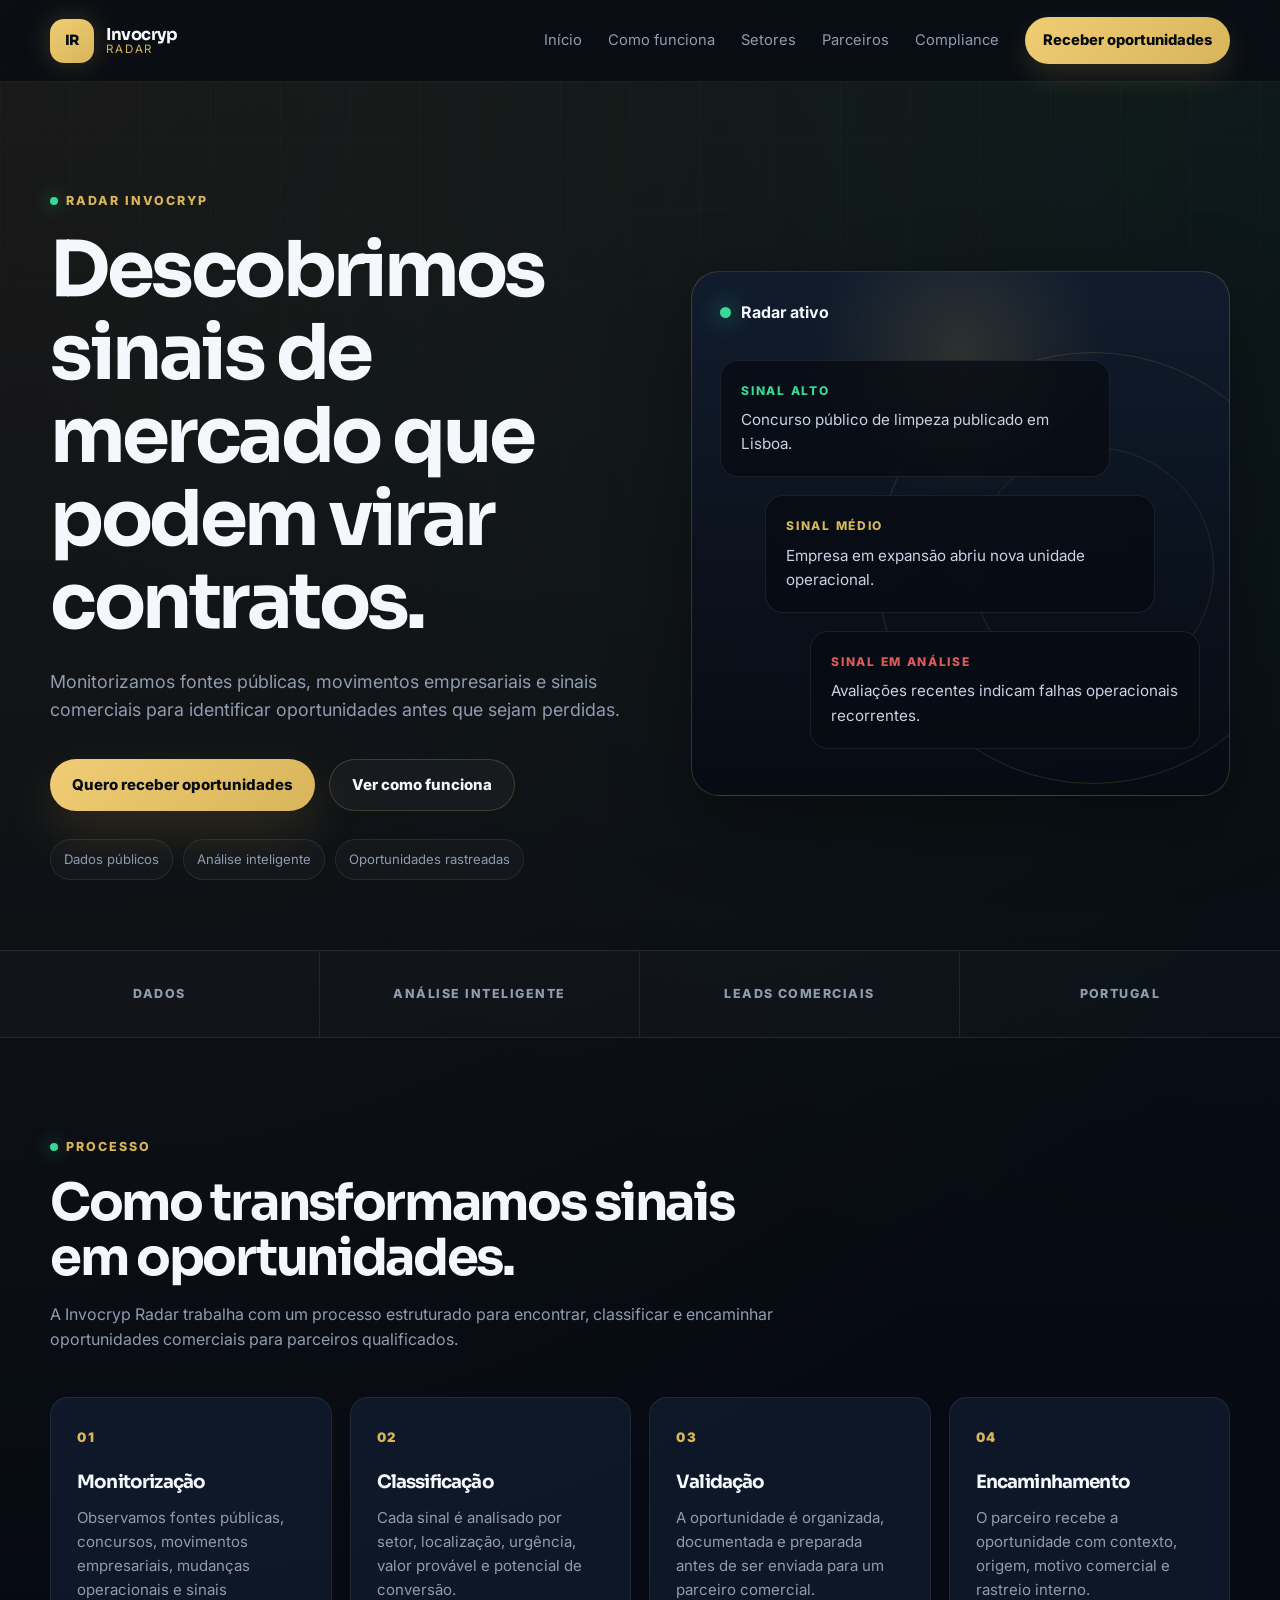
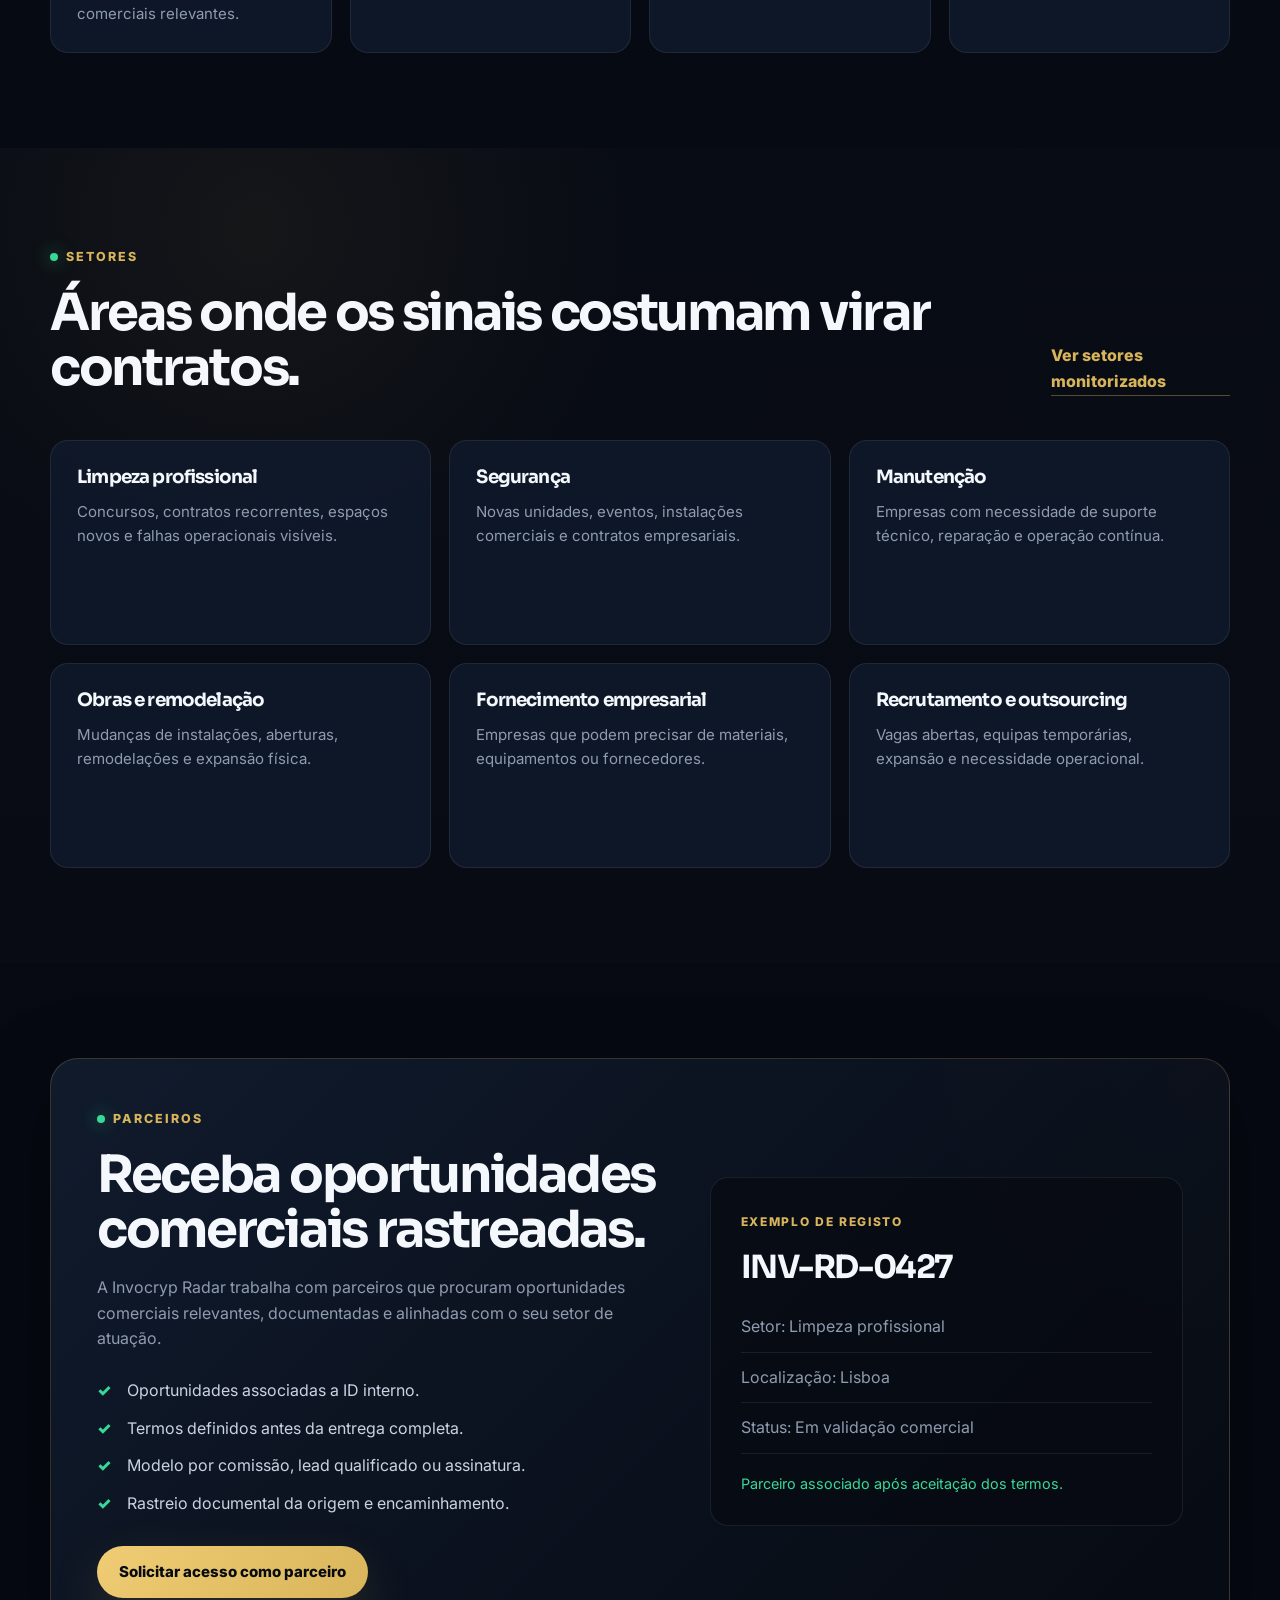
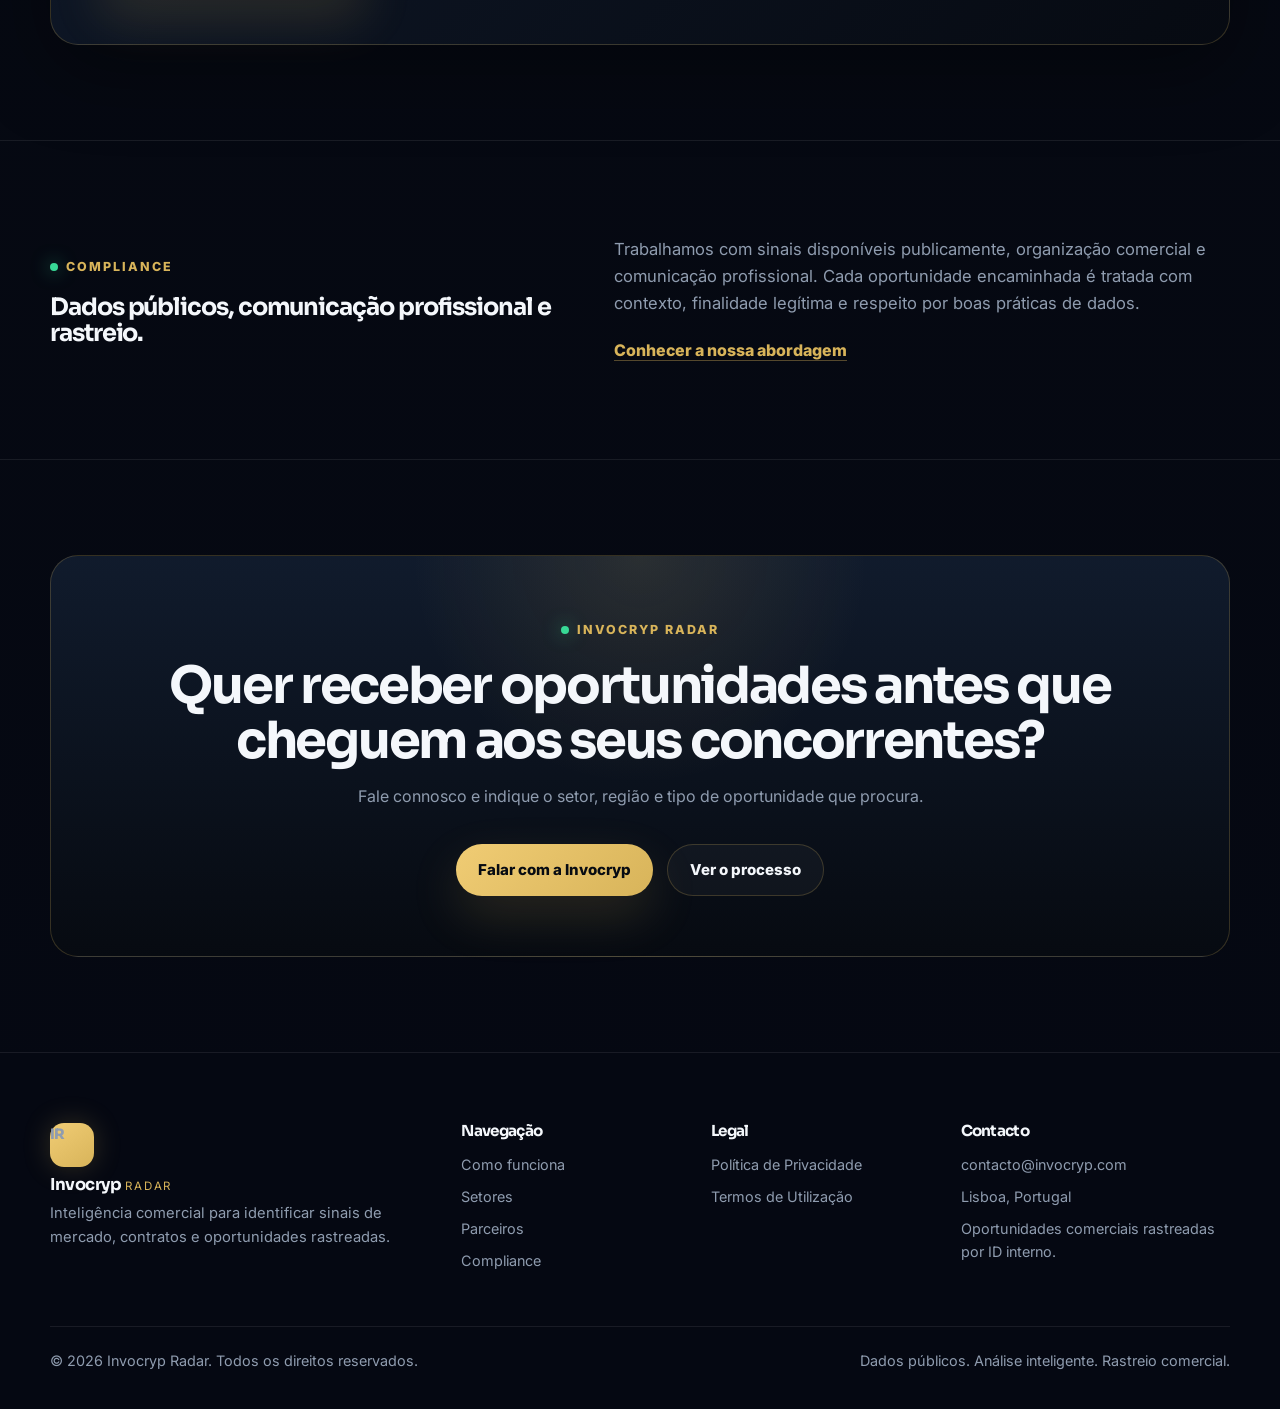
<file: index.html>
<!DOCTYPE html>
<html lang="pt-PT">
<head>
  <meta charset="UTF-8" />
  <meta name="viewport" content="width=device-width, initial-scale=1.0" />

  <title>Invocryp Radar — Inteligência Comercial</title>

  <meta
    name="description"
    content="A Invocryp Radar identifica sinais comerciais, contratos e oportunidades de mercado através de dados públicos, análise inteligente e rastreio profissional."
  />

  <meta name="author" content="Invocryp Radar" />
  <meta name="robots" content="index, follow" />

  <meta property="og:title" content="Invocryp Radar — Inteligência Comercial" />
  <meta
    property="og:description"
    content="Monitorizamos sinais públicos de mercado para identificar oportunidades comerciais antes que sejam perdidas."
  />
  <meta property="og:type" content="website" />
  <meta property="og:url" content="https://invocryp.com" />
  <meta property="og:image" content="https://invocryp.com/assets/img/og-image.png" />

  <link rel="icon" type="image/png" href="assets/img/favicon.png" />
  <link rel="apple-touch-icon" href="assets/img/favicon.png" />

  <link rel="preconnect" href="https://fonts.googleapis.com" />
  <link rel="preconnect" href="https://fonts.gstatic.com" crossorigin />
  <link
    href="https://fonts.googleapis.com/css2?family=Inter:wght@400;500;600;700;800&family=Sora:wght@500;600;700;800&display=swap"
    rel="stylesheet"
  />

  <link rel="stylesheet" href="assets/css/main.css" />
</head>

<body>
  <header class="site-header">
    <div class="container header-content">
      <a href="/" class="brand" aria-label="Página inicial da Invocryp Radar">
        <span class="brand-mark">IR</span>
        <span class="brand-text">
          <strong>Invocryp</strong>
          <small>Radar</small>
        </span>
      </a>

      <button class="menu-toggle" type="button" aria-label="Abrir menu">
        <span></span>
        <span></span>
        <span></span>
      </button>

      <nav class="main-nav" aria-label="Menu principal">
        <a href="/">Início</a>
        <a href="/como-funciona/">Como funciona</a>
        <a href="/setores/">Setores</a>
        <a href="/parceiros/">Parceiros</a>
        <a href="/compliance/">Compliance</a>
        <a href="/contacto/" class="nav-cta">Receber oportunidades</a>
      </nav>
    </div>
  </header>

  <main>
    <section class="hero-section">
      <div class="container hero-grid">
        <div class="hero-copy">
          <span class="eyebrow">Radar Invocryp</span>

          <h1>
            Descobrimos sinais de mercado que podem virar contratos.
          </h1>

          <p class="hero-description">
            Monitorizamos fontes públicas, movimentos empresariais e sinais comerciais
            para identificar oportunidades antes que sejam perdidas.
          </p>

          <div class="hero-actions">
            <a href="/contacto/" class="btn btn-primary">Quero receber oportunidades</a>
            <a href="/como-funciona/" class="btn btn-secondary">Ver como funciona</a>
          </div>

          <div class="hero-proof">
            <span>Dados públicos</span>
            <span>Análise inteligente</span>
            <span>Oportunidades rastreadas</span>
          </div>
        </div>

        <aside class="radar-panel" aria-label="Painel demonstrativo de sinais comerciais">
          <div class="panel-header">
            <span class="status-dot"></span>
            <strong>Radar ativo</strong>
          </div>

          <div class="signal-card high">
            <small>Sinal alto</small>
            <p>Concurso público de limpeza publicado em Lisboa.</p>
          </div>

          <div class="signal-card medium">
            <small>Sinal médio</small>
            <p>Empresa em expansão abriu nova unidade operacional.</p>
          </div>

          <div class="signal-card review">
            <small>Sinal em análise</small>
            <p>Avaliações recentes indicam falhas operacionais recorrentes.</p>
          </div>
        </aside>
      </div>
    </section>

    <section class="metrics-strip" aria-label="Áreas de atuação">
      <div class="metric-item">Dados</div>
      <div class="metric-item">Análise inteligente</div>
      <div class="metric-item">Leads comerciais</div>
      <div class="metric-item">Portugal</div>
    </section>

    <section class="section section-process">
      <div class="container">
        <div class="section-heading">
          <span class="eyebrow">Processo</span>
          <h2>Como transformamos sinais em oportunidades.</h2>
          <p>
            A Invocryp Radar trabalha com um processo estruturado para encontrar,
            classificar e encaminhar oportunidades comerciais para parceiros qualificados.
          </p>
        </div>

        <div class="process-grid">
          <article class="process-card">
            <span class="step-number">01</span>
            <h3>Monitorização</h3>
            <p>
              Observamos fontes públicas, concursos, movimentos empresariais,
              mudanças operacionais e sinais comerciais relevantes.
            </p>
          </article>

          <article class="process-card">
            <span class="step-number">02</span>
            <h3>Classificação</h3>
            <p>
              Cada sinal é analisado por setor, localização, urgência, valor provável
              e potencial de conversão.
            </p>
          </article>

          <article class="process-card">
            <span class="step-number">03</span>
            <h3>Validação</h3>
            <p>
              A oportunidade é organizada, documentada e preparada antes de ser
              enviada para um parceiro comercial.
            </p>
          </article>

          <article class="process-card">
            <span class="step-number">04</span>
            <h3>Encaminhamento</h3>
            <p>
              O parceiro recebe a oportunidade com contexto, origem, motivo comercial
              e rastreio interno.
            </p>
          </article>
        </div>
      </div>
    </section>

    <section class="section section-sectors">
      <div class="container">
        <div class="section-heading split">
          <div>
            <span class="eyebrow">Setores</span>
            <h2>Áreas onde os sinais costumam virar contratos.</h2>
          </div>

          <a href="/setores/" class="text-link">Ver setores monitorizados</a>
        </div>

        <div class="sector-grid">
          <article class="sector-card">
            <h3>Limpeza profissional</h3>
            <p>Concursos, contratos recorrentes, espaços novos e falhas operacionais visíveis.</p>
          </article>

          <article class="sector-card">
            <h3>Segurança</h3>
            <p>Novas unidades, eventos, instalações comerciais e contratos empresariais.</p>
          </article>

          <article class="sector-card">
            <h3>Manutenção</h3>
            <p>Empresas com necessidade de suporte técnico, reparação e operação contínua.</p>
          </article>

          <article class="sector-card">
            <h3>Obras e remodelação</h3>
            <p>Mudanças de instalações, aberturas, remodelações e expansão física.</p>
          </article>

          <article class="sector-card">
            <h3>Fornecimento empresarial</h3>
            <p>Empresas que podem precisar de materiais, equipamentos ou fornecedores.</p>
          </article>

          <article class="sector-card">
            <h3>Recrutamento e outsourcing</h3>
            <p>Vagas abertas, equipas temporárias, expansão e necessidade operacional.</p>
          </article>
        </div>
      </div>
    </section>

    <section class="section section-partners">
      <div class="container partner-box">
        <div class="partner-copy">
          <span class="eyebrow">Parceiros</span>
          <h2>Receba oportunidades comerciais rastreadas.</h2>
          <p>
            A Invocryp Radar trabalha com parceiros que procuram oportunidades comerciais
            relevantes, documentadas e alinhadas com o seu setor de atuação.
          </p>

          <ul class="check-list">
            <li>Oportunidades associadas a ID interno.</li>
            <li>Termos definidos antes da entrega completa.</li>
            <li>Modelo por comissão, lead qualificado ou assinatura.</li>
            <li>Rastreio documental da origem e encaminhamento.</li>
          </ul>

          <a href="/parceiros/" class="btn btn-primary">Solicitar acesso como parceiro</a>
        </div>

        <div class="partner-card">
          <small>Exemplo de registo</small>
          <h3>INV-RD-0427</h3>
          <p>Setor: Limpeza profissional</p>
          <p>Localização: Lisboa</p>
          <p>Status: Em validação comercial</p>
          <span>Parceiro associado após aceitação dos termos.</span>
        </div>
      </div>
    </section>

    <section class="section section-compliance">
      <div class="container compliance-grid">
        <div>
          <span class="eyebrow">Compliance</span>
          <h2>Dados públicos, comunicação profissional e rastreio.</h2>
        </div>

        <div class="compliance-content">
          <p>
            Trabalhamos com sinais disponíveis publicamente, organização comercial
            e comunicação profissional. Cada oportunidade encaminhada é tratada
            com contexto, finalidade legítima e respeito por boas práticas de dados.
          </p>

          <a href="/compliance/" class="text-link">Conhecer a nossa abordagem</a>
        </div>
      </div>
    </section>

    <section class="final-cta">
      <div class="container final-cta-box">
        <span class="eyebrow">Invocryp Radar</span>
        <h2>Quer receber oportunidades antes que cheguem aos seus concorrentes?</h2>
        <p>
          Fale connosco e indique o setor, região e tipo de oportunidade que procura.
        </p>

        <div class="hero-actions">
          <a href="/contacto/" class="btn btn-primary">Falar com a Invocryp</a>
          <a href="/como-funciona/" class="btn btn-secondary">Ver o processo</a>
        </div>
      </div>
    </section>
  </main>

  <footer class="site-footer">
    <div class="container footer-grid">
      <div>
        <a href="/" class="brand footer-brand" aria-label="Invocryp Radar">
          <span class="brand-mark">IR</span>
          <span class="brand-text">
            <strong>Invocryp</strong>
            <small>Radar</small>
          </span>
        </a>

        <p>
          Inteligência comercial para identificar sinais de mercado, contratos e
          oportunidades rastreadas.
        </p>
      </div>

      <div>
        <h4>Navegação</h4>
        <a href="/como-funciona/">Como funciona</a>
        <a href="/setores/">Setores</a>
        <a href="/parceiros/">Parceiros</a>
        <a href="/compliance/">Compliance</a>
      </div>

      <div>
        <h4>Legal</h4>
        <a href="/politica-privacidade/">Política de Privacidade</a>
        <a href="/termos/">Termos de Utilização</a>
      </div>

      <div>
        <h4>Contacto</h4>
        <a href="mailto:contacto@invocryp.com">contacto@invocryp.com</a>
        <span>Lisboa, Portugal</span>
        <span>Oportunidades comerciais rastreadas por ID interno.</span>
      </div>
    </div>

    <div class="container footer-bottom">
      <span>© 2026 Invocryp Radar. Todos os direitos reservados.</span>
      <span>Dados públicos. Análise inteligente. Rastreio comercial.</span>
    </div>
  </footer>

  <script src="assets/js/main.js"></script>
</body>
</html>
</file>
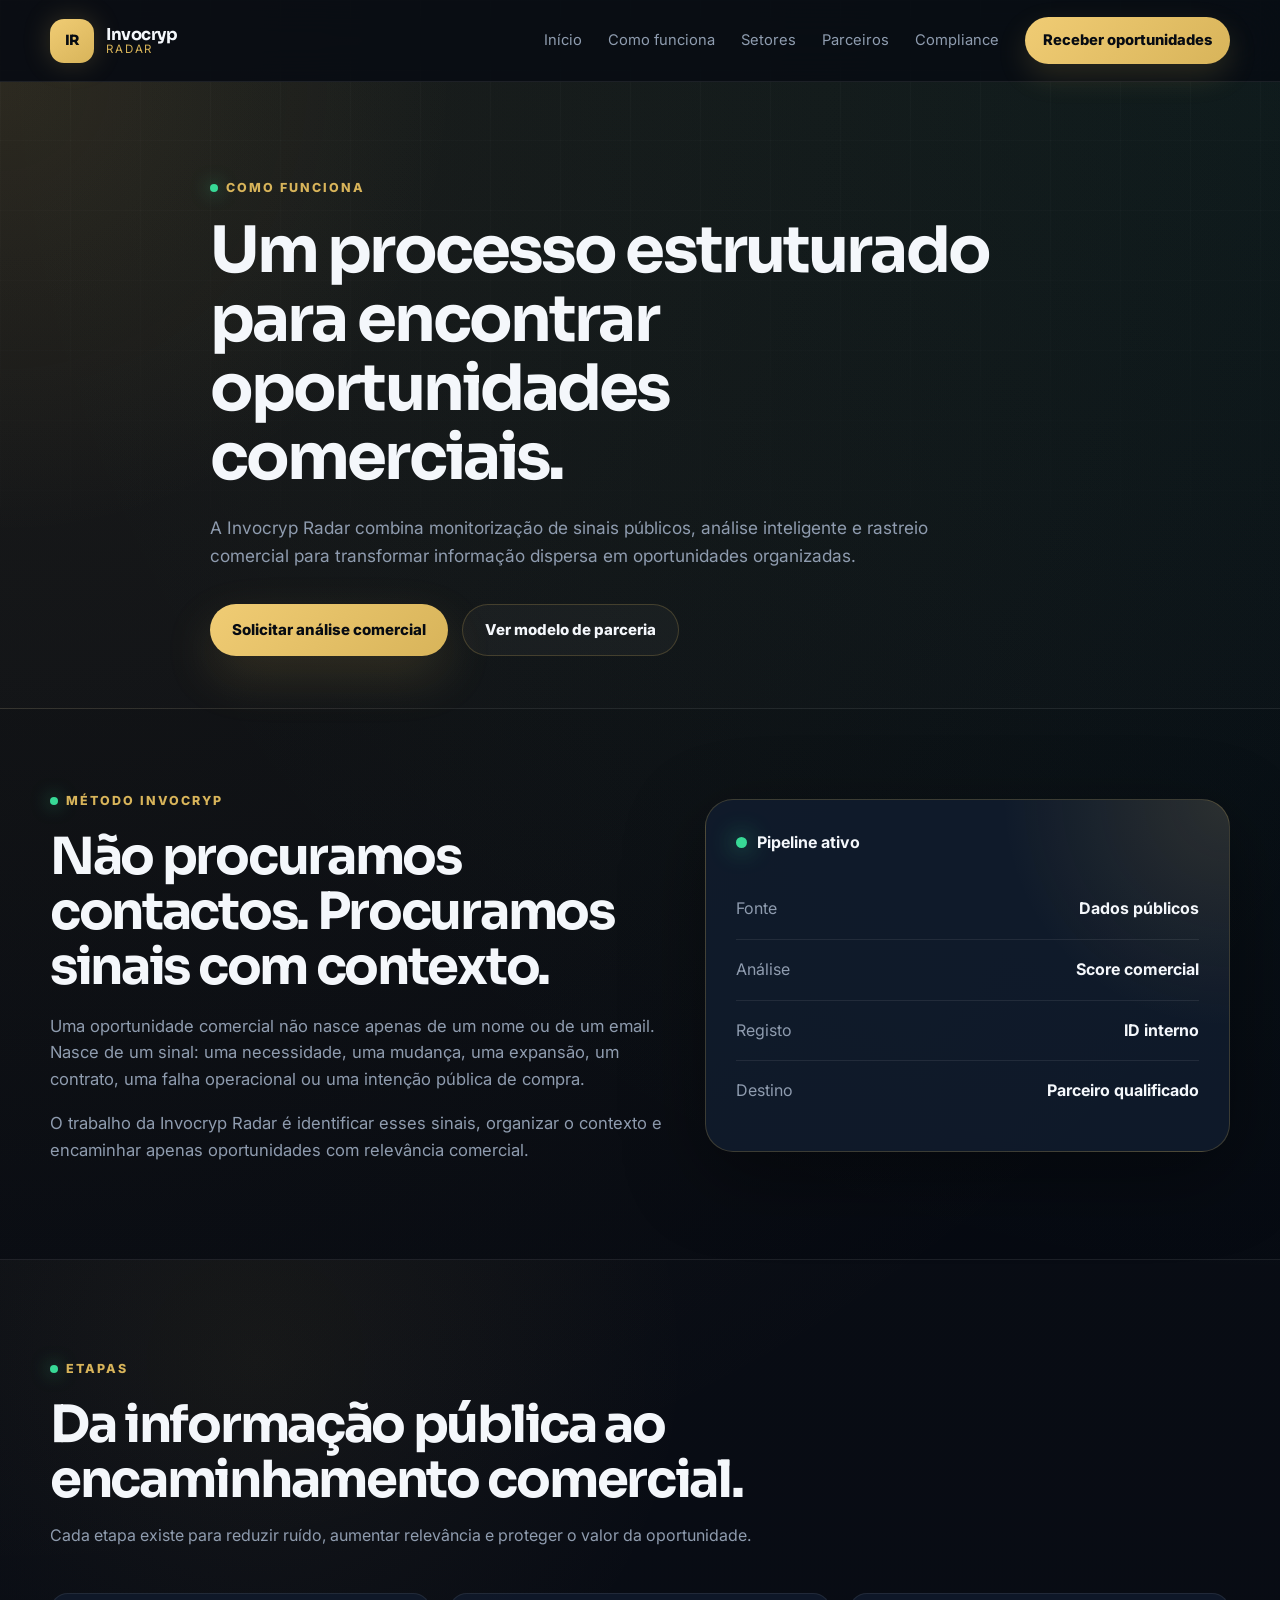
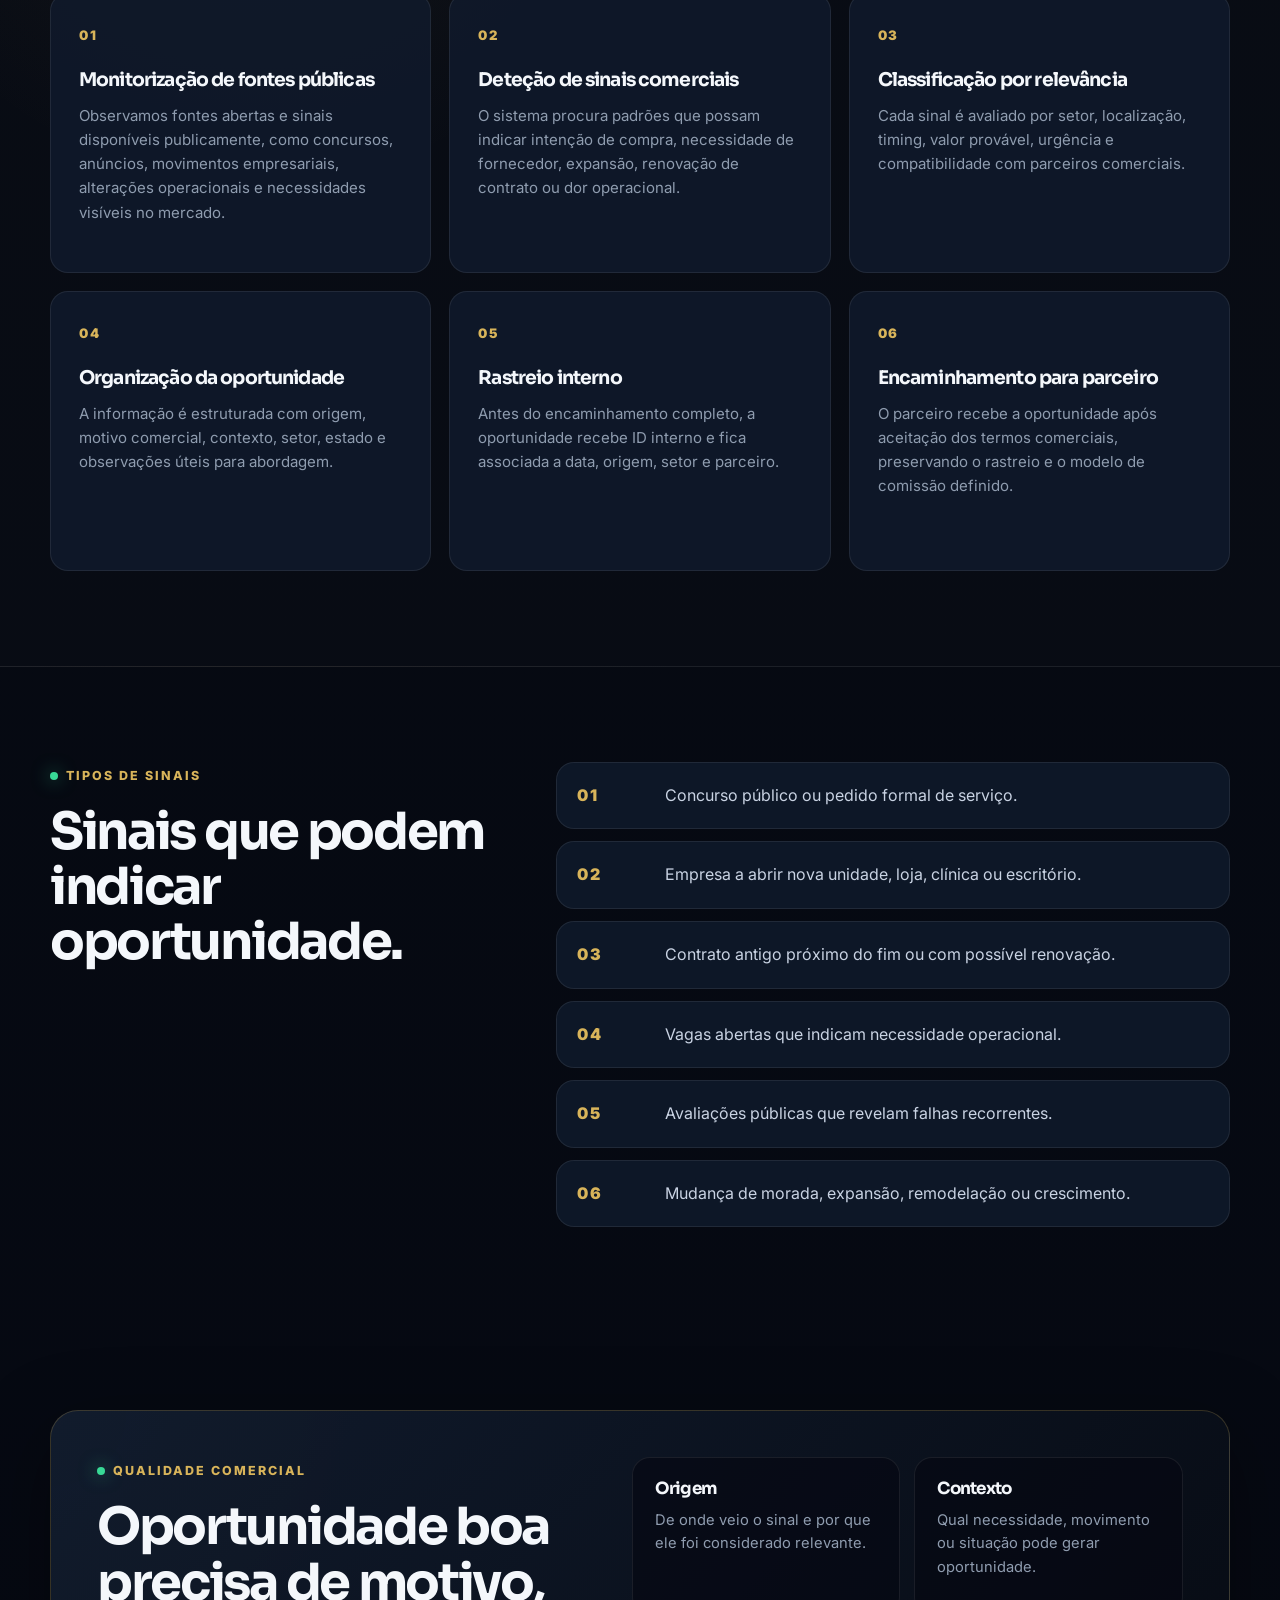
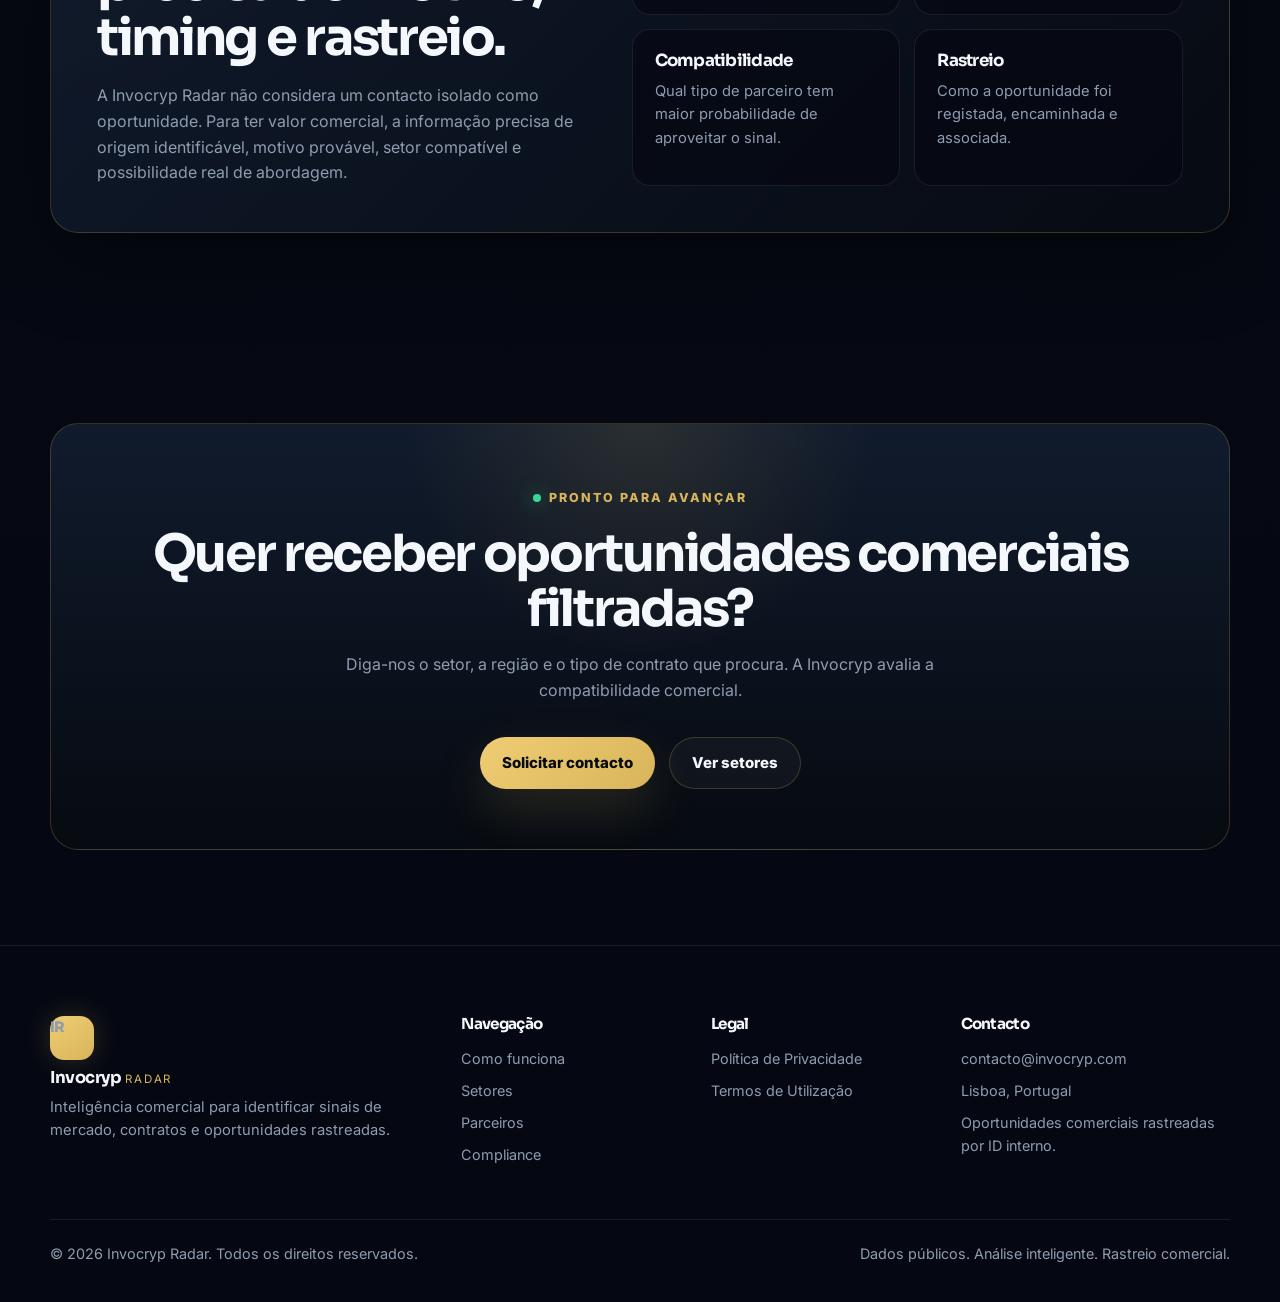
<file: como-funciona/index.html>
<!DOCTYPE html>
<html lang="pt-PT">
<head>
  <meta charset="UTF-8" />
  <meta name="viewport" content="width=device-width, initial-scale=1.0" />

  <title>Como Funciona — Invocryp Radar</title>

  <meta
    name="description"
    content="Conheça o processo da Invocryp Radar: monitorização de sinais públicos, classificação inteligente, validação comercial e encaminhamento rastreado."
  />

  <meta name="author" content="Invocryp Radar" />
  <meta name="robots" content="index, follow" />

  <meta property="og:title" content="Como Funciona — Invocryp Radar" />
  <meta
    property="og:description"
    content="Entenda como a Invocryp transforma sinais públicos em oportunidades comerciais rastreadas."
  />
  <meta property="og:type" content="website" />
  <meta property="og:url" content="https://invocryp.com/como-funciona/" />
  <meta property="og:image" content="https://invocryp.com/assets/img/og-image.png" />

  <link rel="icon" type="image/png" href="/assets/img/favicon.png" />
  <link rel="apple-touch-icon" href="/assets/img/favicon.png" />

  <link rel="preconnect" href="https://fonts.googleapis.com" />
  <link rel="preconnect" href="https://fonts.gstatic.com" crossorigin />
  <link
    href="https://fonts.googleapis.com/css2?family=Inter:wght@400;500;600;700;800&family=Sora:wght@500;600;700;800&display=swap"
    rel="stylesheet"
  />

  <link rel="stylesheet" href="/assets/css/main.css" />
</head>

<body>
  <header class="site-header">
    <div class="container header-content">
      <a href="/" class="brand" aria-label="Página inicial da Invocryp Radar">
        <span class="brand-mark">IR</span>
        <span class="brand-text">
          <strong>Invocryp</strong>
          <small>Radar</small>
        </span>
      </a>

      <button class="menu-toggle" type="button" aria-label="Abrir menu">
        <span></span>
        <span></span>
        <span></span>
      </button>

      <nav class="main-nav" aria-label="Menu principal">
        <a href="/">Início</a>
        <a href="/como-funciona/">Como funciona</a>
        <a href="/setores/">Setores</a>
        <a href="/parceiros/">Parceiros</a>
        <a href="/compliance/">Compliance</a>
        <a href="/contacto/" class="nav-cta">Receber oportunidades</a>
      </nav>
    </div>
  </header>

  <main>
    <section class="page-hero">
      <div class="container page-hero-content">
        <span class="eyebrow">Como funciona</span>

        <h1>Um processo estruturado para encontrar oportunidades comerciais.</h1>

        <p>
          A Invocryp Radar combina monitorização de sinais públicos, análise
          inteligente e rastreio comercial para transformar informação dispersa
          em oportunidades organizadas.
        </p>

        <div class="hero-actions">
          <a href="/contacto/" class="btn btn-primary">Solicitar análise comercial</a>
          <a href="/parceiros/" class="btn btn-secondary">Ver modelo de parceria</a>
        </div>
      </div>
    </section>

    <section class="section methodology-section">
      <div class="container methodology-grid">
        <div class="methodology-copy">
          <span class="eyebrow">Método Invocryp</span>
          <h2>Não procuramos contactos. Procuramos sinais com contexto.</h2>

          <p>
            Uma oportunidade comercial não nasce apenas de um nome ou de um email.
            Nasce de um sinal: uma necessidade, uma mudança, uma expansão, um contrato,
            uma falha operacional ou uma intenção pública de compra.
          </p>

          <p>
            O trabalho da Invocryp Radar é identificar esses sinais, organizar o
            contexto e encaminhar apenas oportunidades com relevância comercial.
          </p>
        </div>

        <aside class="methodology-panel">
          <div class="methodology-panel-header">
            <span class="status-dot"></span>
            <strong>Pipeline ativo</strong>
          </div>

          <div class="pipeline-row">
            <span>Fonte</span>
            <strong>Dados públicos</strong>
          </div>

          <div class="pipeline-row">
            <span>Análise</span>
            <strong>Score comercial</strong>
          </div>

          <div class="pipeline-row">
            <span>Registo</span>
            <strong>ID interno</strong>
          </div>

          <div class="pipeline-row">
            <span>Destino</span>
            <strong>Parceiro qualificado</strong>
          </div>
        </aside>
      </div>
    </section>

    <section class="section process-detail-section">
      <div class="container">
        <div class="section-heading">
          <span class="eyebrow">Etapas</span>
          <h2>Da informação pública ao encaminhamento comercial.</h2>
          <p>
            Cada etapa existe para reduzir ruído, aumentar relevância e proteger
            o valor da oportunidade.
          </p>
        </div>

        <div class="detail-steps">
          <article class="detail-step-card">
            <span class="step-number">01</span>
            <h3>Monitorização de fontes públicas</h3>
            <p>
              Observamos fontes abertas e sinais disponíveis publicamente, como
              concursos, anúncios, movimentos empresariais, alterações operacionais
              e necessidades visíveis no mercado.
            </p>
          </article>

          <article class="detail-step-card">
            <span class="step-number">02</span>
            <h3>Deteção de sinais comerciais</h3>
            <p>
              O sistema procura padrões que possam indicar intenção de compra,
              necessidade de fornecedor, expansão, renovação de contrato ou dor
              operacional.
            </p>
          </article>

          <article class="detail-step-card">
            <span class="step-number">03</span>
            <h3>Classificação por relevância</h3>
            <p>
              Cada sinal é avaliado por setor, localização, timing, valor provável,
              urgência e compatibilidade com parceiros comerciais.
            </p>
          </article>

          <article class="detail-step-card">
            <span class="step-number">04</span>
            <h3>Organização da oportunidade</h3>
            <p>
              A informação é estruturada com origem, motivo comercial, contexto,
              setor, estado e observações úteis para abordagem.
            </p>
          </article>

          <article class="detail-step-card">
            <span class="step-number">05</span>
            <h3>Rastreio interno</h3>
            <p>
              Antes do encaminhamento completo, a oportunidade recebe ID interno
              e fica associada a data, origem, setor e parceiro.
            </p>
          </article>

          <article class="detail-step-card">
            <span class="step-number">06</span>
            <h3>Encaminhamento para parceiro</h3>
            <p>
              O parceiro recebe a oportunidade após aceitação dos termos comerciais,
              preservando o rastreio e o modelo de comissão definido.
            </p>
          </article>
        </div>
      </div>
    </section>

    <section class="section signals-section">
      <div class="container signals-grid">
        <div>
          <span class="eyebrow">Tipos de sinais</span>
          <h2>Sinais que podem indicar oportunidade.</h2>
        </div>

        <div class="signals-list">
          <div class="signal-line">
            <span>01</span>
            <p>Concurso público ou pedido formal de serviço.</p>
          </div>

          <div class="signal-line">
            <span>02</span>
            <p>Empresa a abrir nova unidade, loja, clínica ou escritório.</p>
          </div>

          <div class="signal-line">
            <span>03</span>
            <p>Contrato antigo próximo do fim ou com possível renovação.</p>
          </div>

          <div class="signal-line">
            <span>04</span>
            <p>Vagas abertas que indicam necessidade operacional.</p>
          </div>

          <div class="signal-line">
            <span>05</span>
            <p>Avaliações públicas que revelam falhas recorrentes.</p>
          </div>

          <div class="signal-line">
            <span>06</span>
            <p>Mudança de morada, expansão, remodelação ou crescimento.</p>
          </div>
        </div>
      </div>
    </section>

    <section class="section quality-section">
      <div class="container quality-box">
        <div class="quality-copy">
          <span class="eyebrow">Qualidade comercial</span>
          <h2>Oportunidade boa precisa de motivo, timing e rastreio.</h2>

          <p>
            A Invocryp Radar não considera um contacto isolado como oportunidade.
            Para ter valor comercial, a informação precisa de origem identificável,
            motivo provável, setor compatível e possibilidade real de abordagem.
          </p>
        </div>

        <div class="quality-cards">
          <article class="quality-card">
            <h3>Origem</h3>
            <p>De onde veio o sinal e por que ele foi considerado relevante.</p>
          </article>

          <article class="quality-card">
            <h3>Contexto</h3>
            <p>Qual necessidade, movimento ou situação pode gerar oportunidade.</p>
          </article>

          <article class="quality-card">
            <h3>Compatibilidade</h3>
            <p>Qual tipo de parceiro tem maior probabilidade de aproveitar o sinal.</p>
          </article>

          <article class="quality-card">
            <h3>Rastreio</h3>
            <p>Como a oportunidade foi registada, encaminhada e associada.</p>
          </article>
        </div>
      </div>
    </section>

    <section class="final-cta">
      <div class="container final-cta-box">
        <span class="eyebrow">Pronto para avançar</span>
        <h2>Quer receber oportunidades comerciais filtradas?</h2>
        <p>
          Diga-nos o setor, a região e o tipo de contrato que procura. A Invocryp
          avalia a compatibilidade comercial.
        </p>

        <div class="hero-actions">
          <a href="/contacto/" class="btn btn-primary">Solicitar contacto</a>
          <a href="/setores/" class="btn btn-secondary">Ver setores</a>
        </div>
      </div>
    </section>
  </main>

  <footer class="site-footer">
    <div class="container footer-grid">
      <div>
        <a href="/" class="brand footer-brand" aria-label="Invocryp Radar">
          <span class="brand-mark">IR</span>
          <span class="brand-text">
            <strong>Invocryp</strong>
            <small>Radar</small>
          </span>
        </a>

        <p>
          Inteligência comercial para identificar sinais de mercado, contratos e
          oportunidades rastreadas.
        </p>
      </div>

      <div>
        <h4>Navegação</h4>
        <a href="/como-funciona/">Como funciona</a>
        <a href="/setores/">Setores</a>
        <a href="/parceiros/">Parceiros</a>
        <a href="/compliance/">Compliance</a>
      </div>

      <div>
        <h4>Legal</h4>
        <a href="/politica-privacidade/">Política de Privacidade</a>
        <a href="/termos/">Termos de Utilização</a>
      </div>

      <div>
        <h4>Contacto</h4>
        <a href="mailto:contacto@invocryp.com">contacto@invocryp.com</a>
        <span>Lisboa, Portugal</span>
        <span>Oportunidades comerciais rastreadas por ID interno.</span>
      </div>
    </div>

    <div class="container footer-bottom">
      <span>© 2026 Invocryp Radar. Todos os direitos reservados.</span>
      <span>Dados públicos. Análise inteligente. Rastreio comercial.</span>
    </div>
  </footer>

  <script src="/assets/js/main.js"></script>
</body>
</html>
</file>
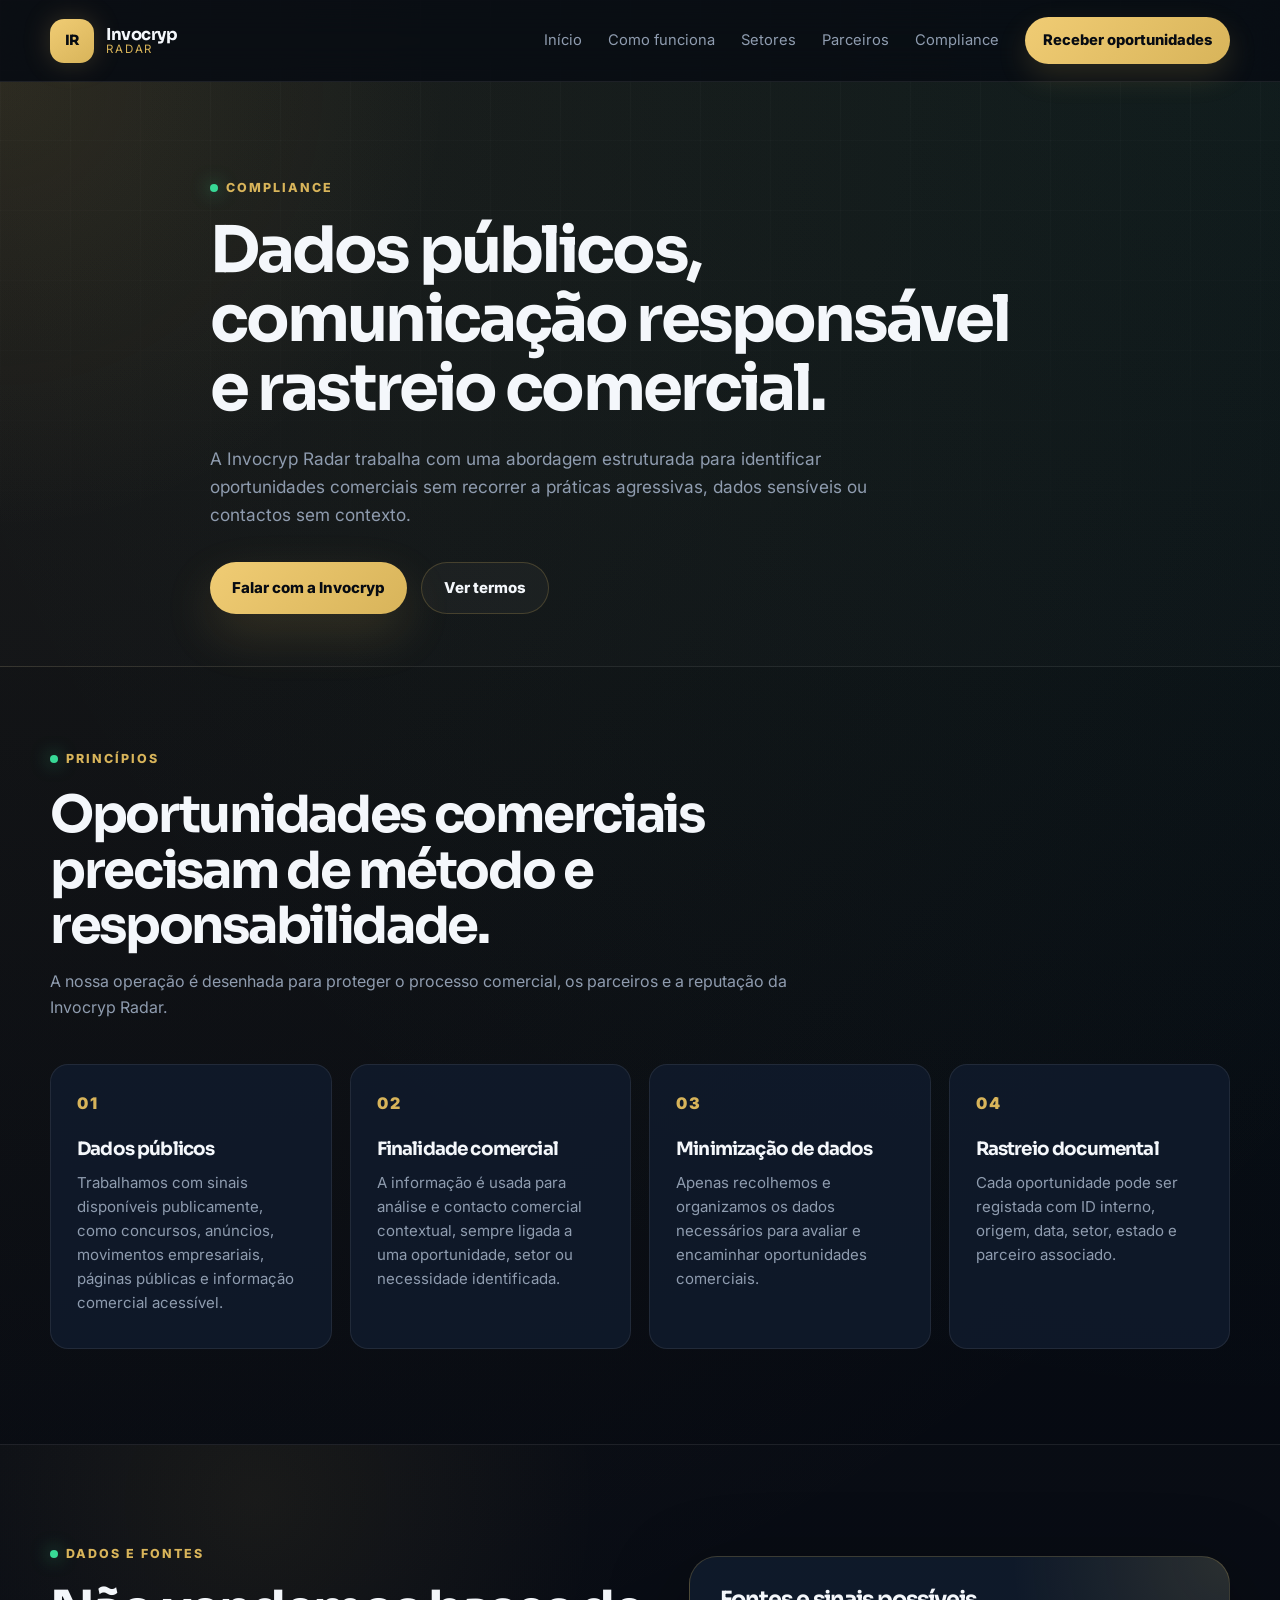
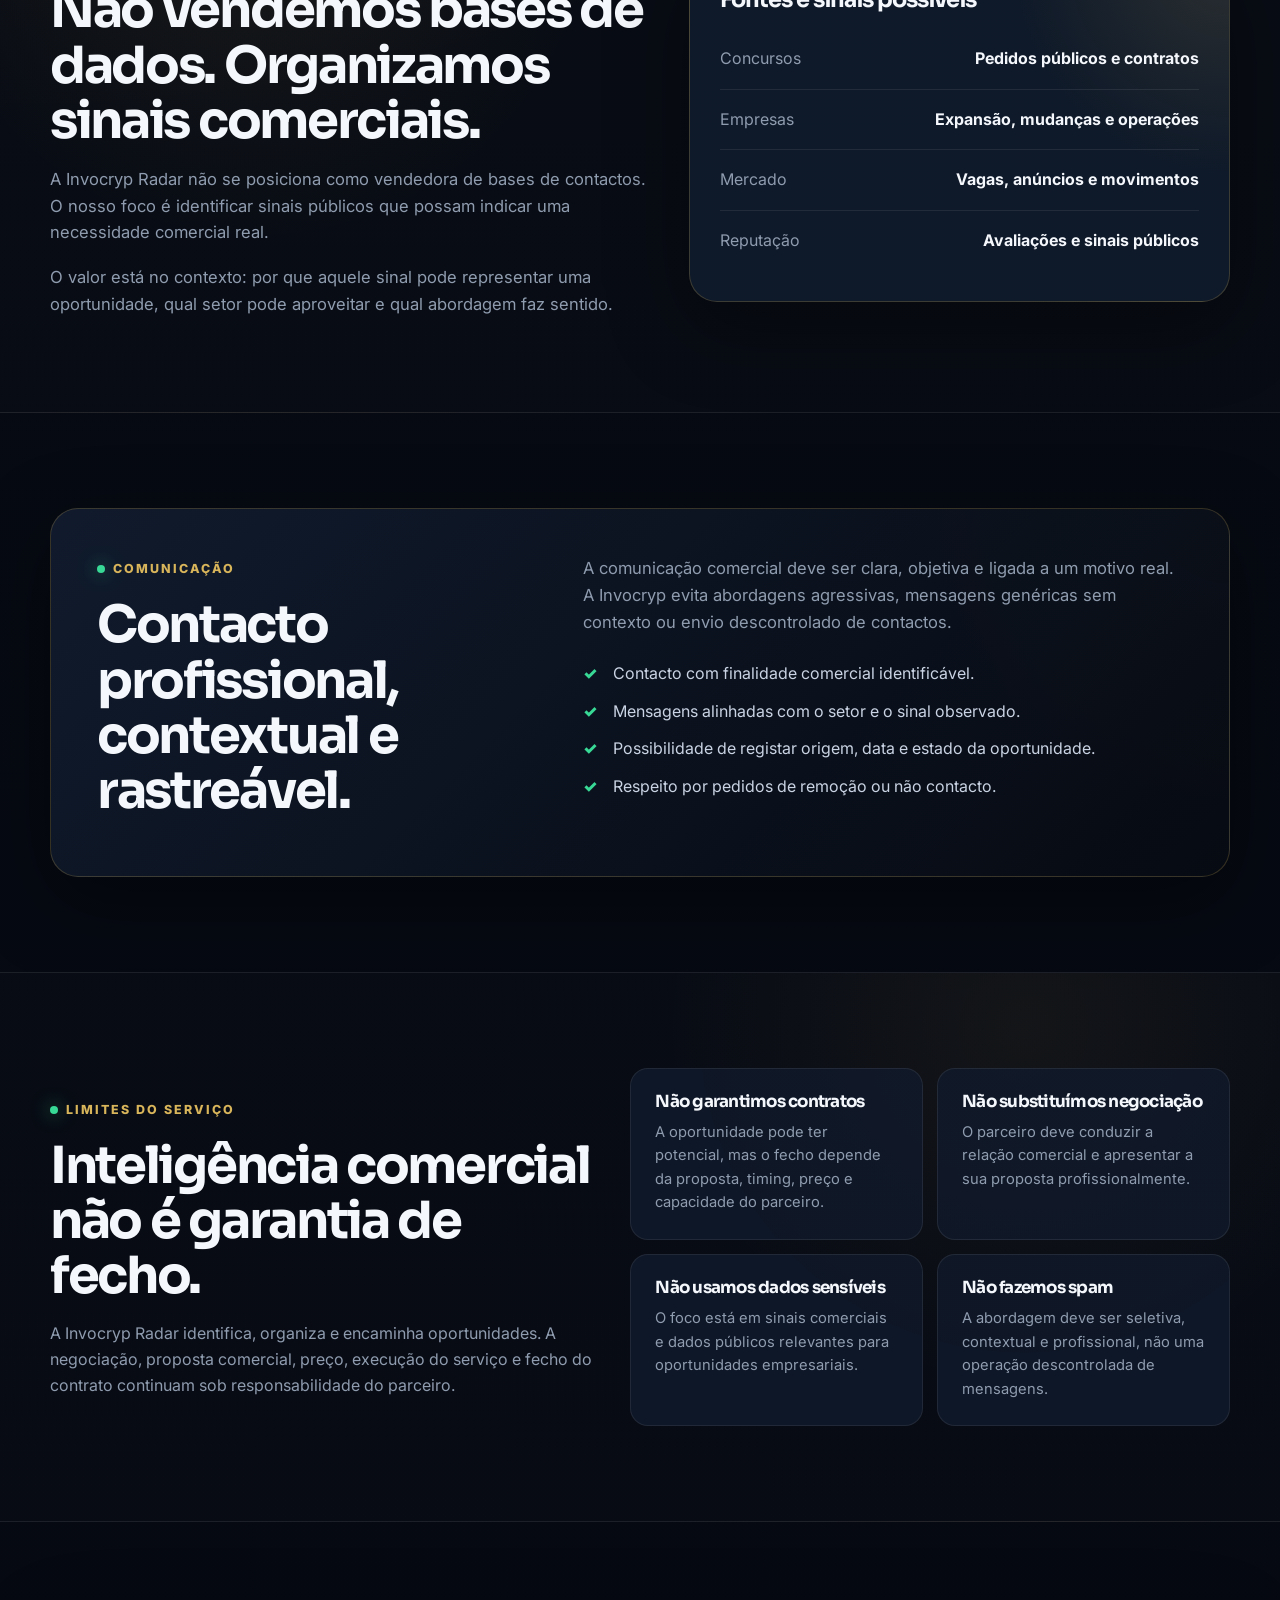
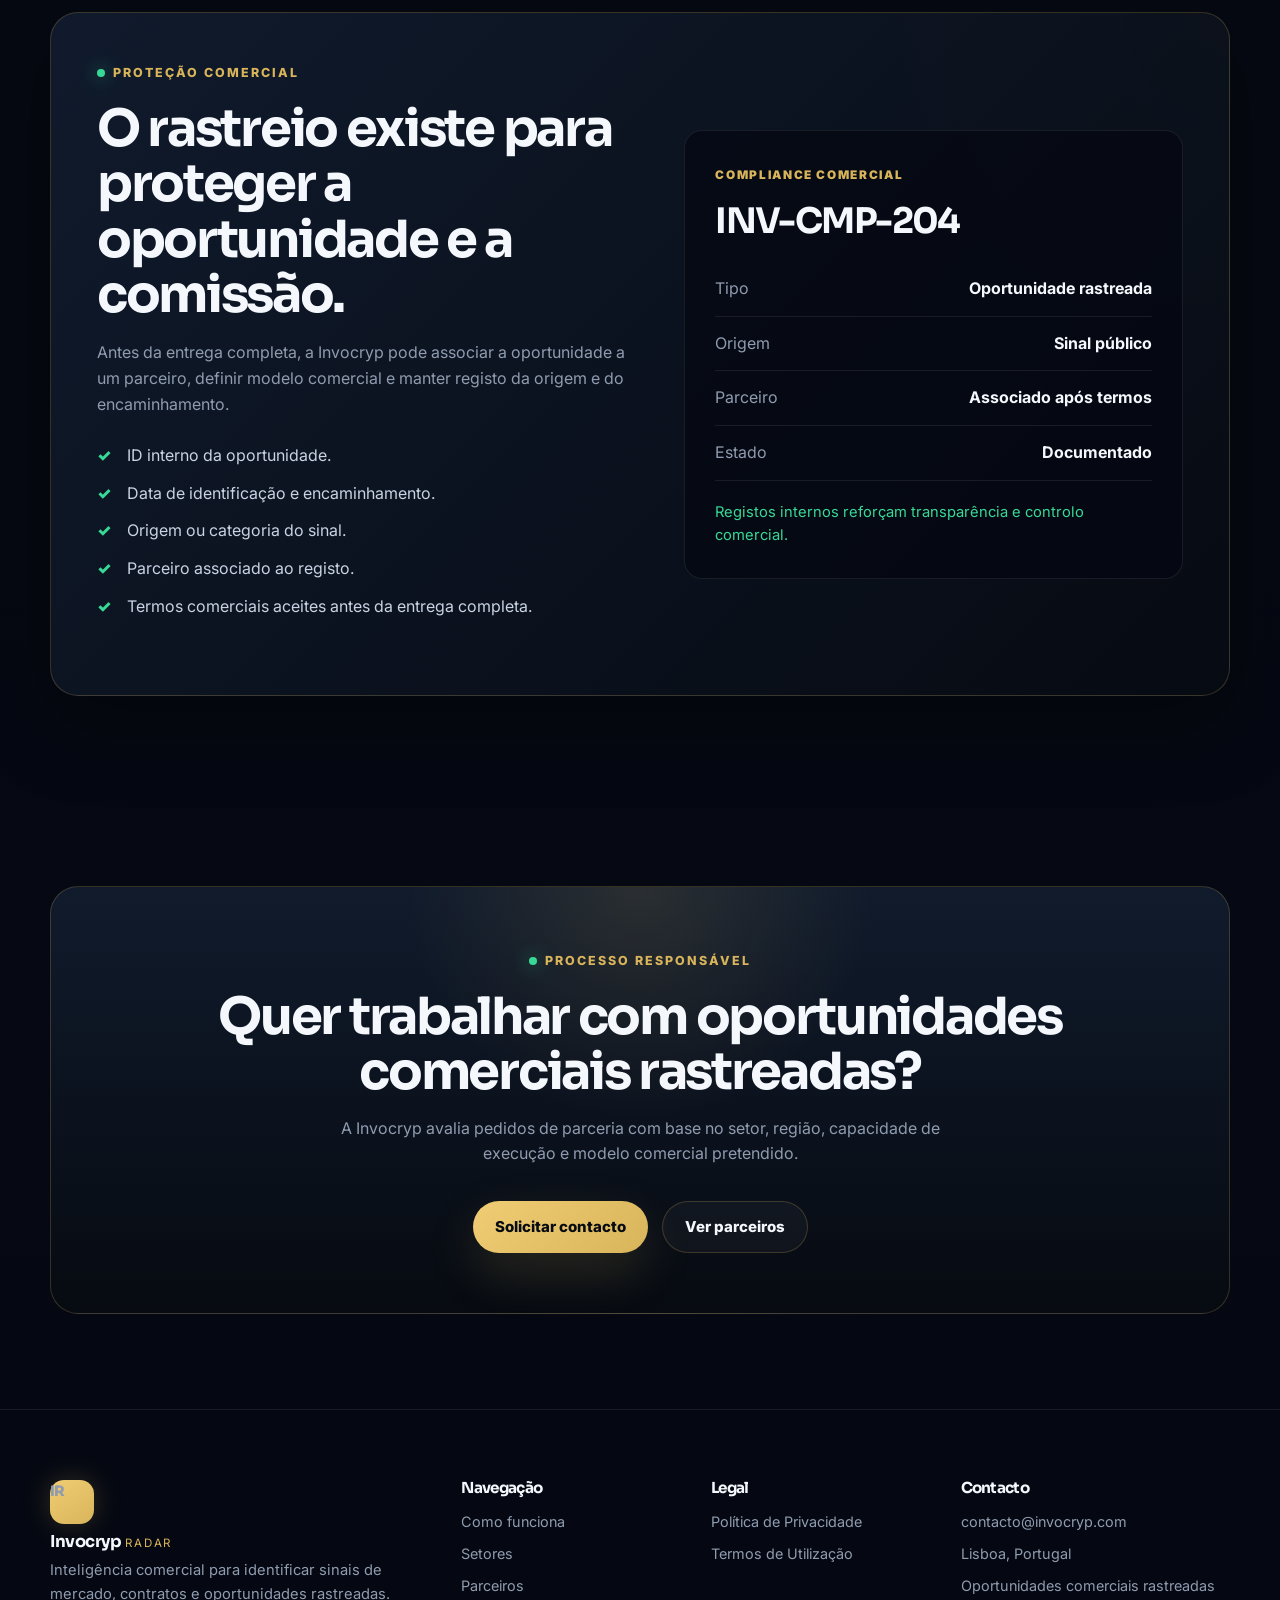
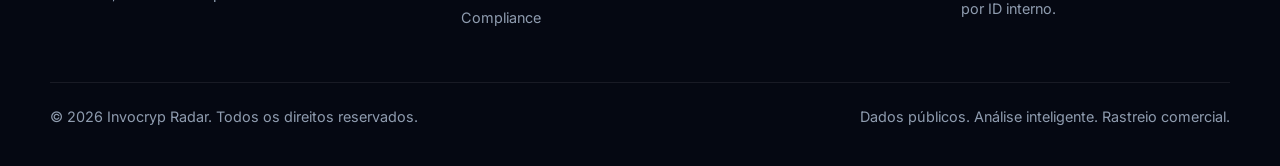
<file: compliance/index.html>
<!DOCTYPE html>
<html lang="pt-PT">
<head>
  <meta charset="UTF-8" />
  <meta name="viewport" content="width=device-width, initial-scale=1.0" />

  <title>Compliance — Invocryp Radar</title>

  <meta
    name="description"
    content="Conheça a abordagem de compliance da Invocryp Radar: dados públicos, RGPD, comunicação profissional e rastreio comercial."
  />

  <meta name="author" content="Invocryp Radar" />
  <meta name="robots" content="index, follow" />

  <meta property="og:title" content="Compliance — Invocryp Radar" />
  <meta
    property="og:description"
    content="A Invocryp Radar trabalha com dados públicos, comunicação responsável e oportunidades comerciais rastreadas."
  />
  <meta property="og:type" content="website" />
  <meta property="og:url" content="https://invocryp.com/compliance/" />
  <meta property="og:image" content="https://invocryp.com/assets/img/og-image.png" />

  <link rel="icon" type="image/png" href="/assets/img/favicon.png" />
  <link rel="apple-touch-icon" href="/assets/img/favicon.png" />

  <link rel="preconnect" href="https://fonts.googleapis.com" />
  <link rel="preconnect" href="https://fonts.gstatic.com" crossorigin />
  <link
    href="https://fonts.googleapis.com/css2?family=Inter:wght@400;500;600;700;800&family=Sora:wght@500;600;700;800&display=swap"
    rel="stylesheet"
  />

  <link rel="stylesheet" href="/assets/css/main.css" />
</head>

<body>
  <header class="site-header">
    <div class="container header-content">
      <a href="/" class="brand" aria-label="Página inicial da Invocryp Radar">
        <span class="brand-mark">IR</span>
        <span class="brand-text">
          <strong>Invocryp</strong>
          <small>Radar</small>
        </span>
      </a>

      <button class="menu-toggle" type="button" aria-label="Abrir menu">
        <span></span>
        <span></span>
        <span></span>
      </button>

      <nav class="main-nav" aria-label="Menu principal">
        <a href="/">Início</a>
        <a href="/como-funciona/">Como funciona</a>
        <a href="/setores/">Setores</a>
        <a href="/parceiros/">Parceiros</a>
        <a href="/compliance/">Compliance</a>
        <a href="/contacto/" class="nav-cta">Receber oportunidades</a>
      </nav>
    </div>
  </header>

  <main>
    <section class="page-hero">
      <div class="container page-hero-content">
        <span class="eyebrow">Compliance</span>

        <h1>Dados públicos, comunicação responsável e rastreio comercial.</h1>

        <p>
          A Invocryp Radar trabalha com uma abordagem estruturada para identificar
          oportunidades comerciais sem recorrer a práticas agressivas, dados sensíveis
          ou contactos sem contexto.
        </p>

        <div class="hero-actions">
          <a href="/contacto/" class="btn btn-primary">Falar com a Invocryp</a>
          <a href="/termos/" class="btn btn-secondary">Ver termos</a>
        </div>
      </div>
    </section>

    <section class="section compliance-principles-section">
      <div class="container">
        <div class="section-heading">
          <span class="eyebrow">Princípios</span>
          <h2>Oportunidades comerciais precisam de método e responsabilidade.</h2>
          <p>
            A nossa operação é desenhada para proteger o processo comercial,
            os parceiros e a reputação da Invocryp Radar.
          </p>
        </div>

        <div class="compliance-principles-grid">
          <article class="compliance-principle-card">
            <span>01</span>
            <h3>Dados públicos</h3>
            <p>
              Trabalhamos com sinais disponíveis publicamente, como concursos,
              anúncios, movimentos empresariais, páginas públicas e informação
              comercial acessível.
            </p>
          </article>

          <article class="compliance-principle-card">
            <span>02</span>
            <h3>Finalidade comercial</h3>
            <p>
              A informação é usada para análise e contacto comercial contextual,
              sempre ligada a uma oportunidade, setor ou necessidade identificada.
            </p>
          </article>

          <article class="compliance-principle-card">
            <span>03</span>
            <h3>Minimização de dados</h3>
            <p>
              Apenas recolhemos e organizamos os dados necessários para avaliar
              e encaminhar oportunidades comerciais.
            </p>
          </article>

          <article class="compliance-principle-card">
            <span>04</span>
            <h3>Rastreio documental</h3>
            <p>
              Cada oportunidade pode ser registada com ID interno, origem, data,
              setor, estado e parceiro associado.
            </p>
          </article>
        </div>
      </div>
    </section>

    <section class="section data-section">
      <div class="container data-grid">
        <div class="data-copy">
          <span class="eyebrow">Dados e fontes</span>
          <h2>Não vendemos bases de dados. Organizamos sinais comerciais.</h2>

          <p>
            A Invocryp Radar não se posiciona como vendedora de bases de contactos.
            O nosso foco é identificar sinais públicos que possam indicar uma
            necessidade comercial real.
          </p>

          <p>
            O valor está no contexto: por que aquele sinal pode representar uma
            oportunidade, qual setor pode aproveitar e qual abordagem faz sentido.
          </p>
        </div>

        <aside class="data-panel">
          <h3>Fontes e sinais possíveis</h3>

          <div class="data-row">
            <span>Concursos</span>
            <strong>Pedidos públicos e contratos</strong>
          </div>

          <div class="data-row">
            <span>Empresas</span>
            <strong>Expansão, mudanças e operações</strong>
          </div>

          <div class="data-row">
            <span>Mercado</span>
            <strong>Vagas, anúncios e movimentos</strong>
          </div>

          <div class="data-row">
            <span>Reputação</span>
            <strong>Avaliações e sinais públicos</strong>
          </div>
        </aside>
      </div>
    </section>

    <section class="section communication-section">
      <div class="container communication-box">
        <div>
          <span class="eyebrow">Comunicação</span>
          <h2>Contacto profissional, contextual e rastreável.</h2>
        </div>

        <div class="communication-content">
          <p>
            A comunicação comercial deve ser clara, objetiva e ligada a um motivo
            real. A Invocryp evita abordagens agressivas, mensagens genéricas sem
            contexto ou envio descontrolado de contactos.
          </p>

          <ul class="check-list">
            <li>Contacto com finalidade comercial identificável.</li>
            <li>Mensagens alinhadas com o setor e o sinal observado.</li>
            <li>Possibilidade de registar origem, data e estado da oportunidade.</li>
            <li>Respeito por pedidos de remoção ou não contacto.</li>
          </ul>
        </div>
      </div>
    </section>

    <section class="section limits-section">
      <div class="container limits-grid">
        <div class="limits-copy">
          <span class="eyebrow">Limites do serviço</span>
          <h2>Inteligência comercial não é garantia de fecho.</h2>

          <p>
            A Invocryp Radar identifica, organiza e encaminha oportunidades.
            A negociação, proposta comercial, preço, execução do serviço e fecho
            do contrato continuam sob responsabilidade do parceiro.
          </p>
        </div>

        <div class="limits-cards">
          <article class="limit-card">
            <h3>Não garantimos contratos</h3>
            <p>
              A oportunidade pode ter potencial, mas o fecho depende da proposta,
              timing, preço e capacidade do parceiro.
            </p>
          </article>

          <article class="limit-card">
            <h3>Não substituímos negociação</h3>
            <p>
              O parceiro deve conduzir a relação comercial e apresentar a sua
              proposta profissionalmente.
            </p>
          </article>

          <article class="limit-card">
            <h3>Não usamos dados sensíveis</h3>
            <p>
              O foco está em sinais comerciais e dados públicos relevantes para
              oportunidades empresariais.
            </p>
          </article>

          <article class="limit-card">
            <h3>Não fazemos spam</h3>
            <p>
              A abordagem deve ser seletiva, contextual e profissional, não uma
              operação descontrolada de mensagens.
            </p>
          </article>
        </div>
      </div>
    </section>

    <section class="section commercial-tracking-section">
      <div class="container tracking-box">
        <div class="tracking-copy">
          <span class="eyebrow">Proteção comercial</span>
          <h2>O rastreio existe para proteger a oportunidade e a comissão.</h2>

          <p>
            Antes da entrega completa, a Invocryp pode associar a oportunidade
            a um parceiro, definir modelo comercial e manter registo da origem
            e do encaminhamento.
          </p>

          <ul class="check-list">
            <li>ID interno da oportunidade.</li>
            <li>Data de identificação e encaminhamento.</li>
            <li>Origem ou categoria do sinal.</li>
            <li>Parceiro associado ao registo.</li>
            <li>Termos comerciais aceites antes da entrega completa.</li>
          </ul>
        </div>

        <aside class="tracking-card">
          <small>Compliance comercial</small>
          <h3>INV-CMP-204</h3>

          <div class="tracking-row">
            <span>Tipo</span>
            <strong>Oportunidade rastreada</strong>
          </div>

          <div class="tracking-row">
            <span>Origem</span>
            <strong>Sinal público</strong>
          </div>

          <div class="tracking-row">
            <span>Parceiro</span>
            <strong>Associado após termos</strong>
          </div>

          <div class="tracking-row">
            <span>Estado</span>
            <strong>Documentado</strong>
          </div>

          <p>
            Registos internos reforçam transparência e controlo comercial.
          </p>
        </aside>
      </div>
    </section>

    <section class="final-cta">
      <div class="container final-cta-box">
        <span class="eyebrow">Processo responsável</span>
        <h2>Quer trabalhar com oportunidades comerciais rastreadas?</h2>
        <p>
          A Invocryp avalia pedidos de parceria com base no setor, região,
          capacidade de execução e modelo comercial pretendido.
        </p>

        <div class="hero-actions">
          <a href="/contacto/" class="btn btn-primary">Solicitar contacto</a>
          <a href="/parceiros/" class="btn btn-secondary">Ver parceiros</a>
        </div>
      </div>
    </section>
  </main>

  <footer class="site-footer">
    <div class="container footer-grid">
      <div>
        <a href="/" class="brand footer-brand" aria-label="Invocryp Radar">
          <span class="brand-mark">IR</span>
          <span class="brand-text">
            <strong>Invocryp</strong>
            <small>Radar</small>
          </span>
        </a>

        <p>
          Inteligência comercial para identificar sinais de mercado, contratos e
          oportunidades rastreadas.
        </p>
      </div>

      <div>
        <h4>Navegação</h4>
        <a href="/como-funciona/">Como funciona</a>
        <a href="/setores/">Setores</a>
        <a href="/parceiros/">Parceiros</a>
        <a href="/compliance/">Compliance</a>
      </div>

      <div>
        <h4>Legal</h4>
        <a href="/politica-privacidade/">Política de Privacidade</a>
        <a href="/termos/">Termos de Utilização</a>
      </div>

      <div>
        <h4>Contacto</h4>
        <a href="mailto:contacto@invocryp.com">contacto@invocryp.com</a>
        <span>Lisboa, Portugal</span>
        <span>Oportunidades comerciais rastreadas por ID interno.</span>
      </div>
    </div>

    <div class="container footer-bottom">
      <span>© 2026 Invocryp Radar. Todos os direitos reservados.</span>
      <span>Dados públicos. Análise inteligente. Rastreio comercial.</span>
    </div>
  </footer>

  <script src="/assets/js/main.js"></script>
</body>
</html>
</file>
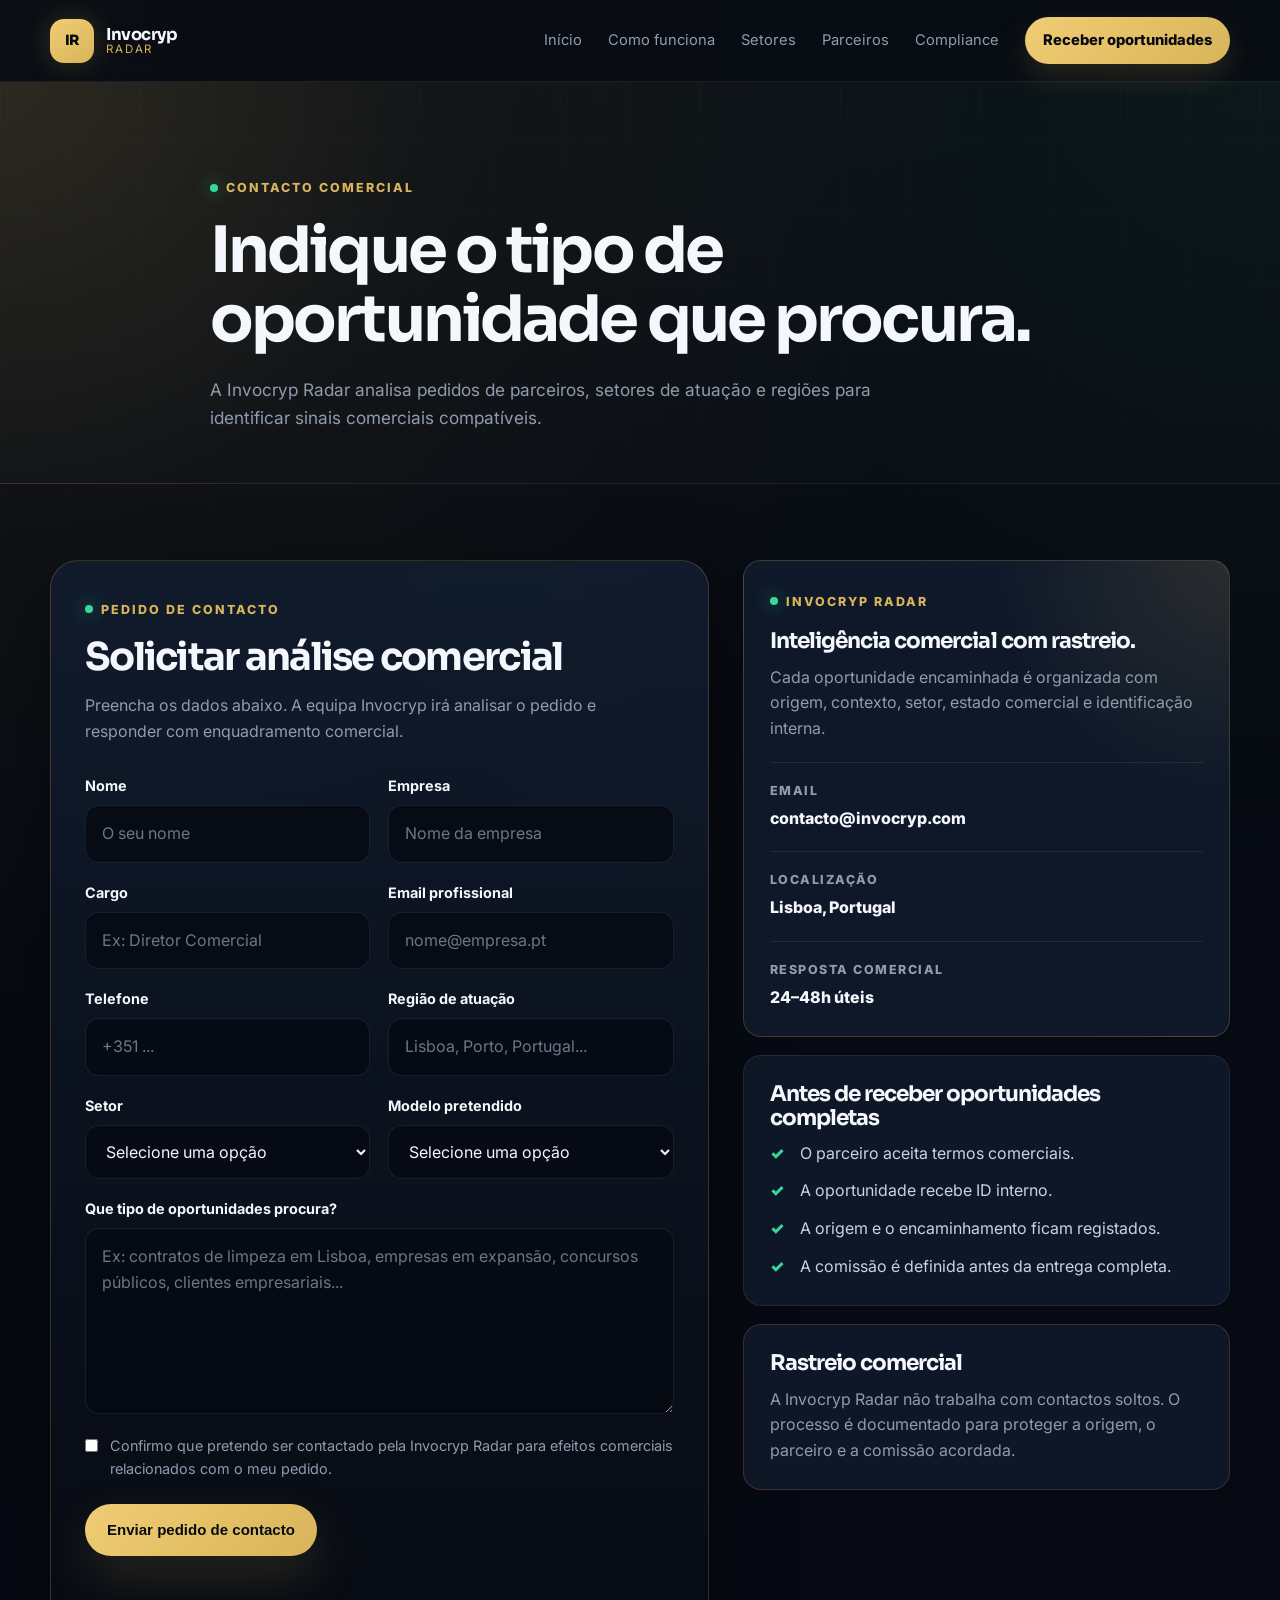
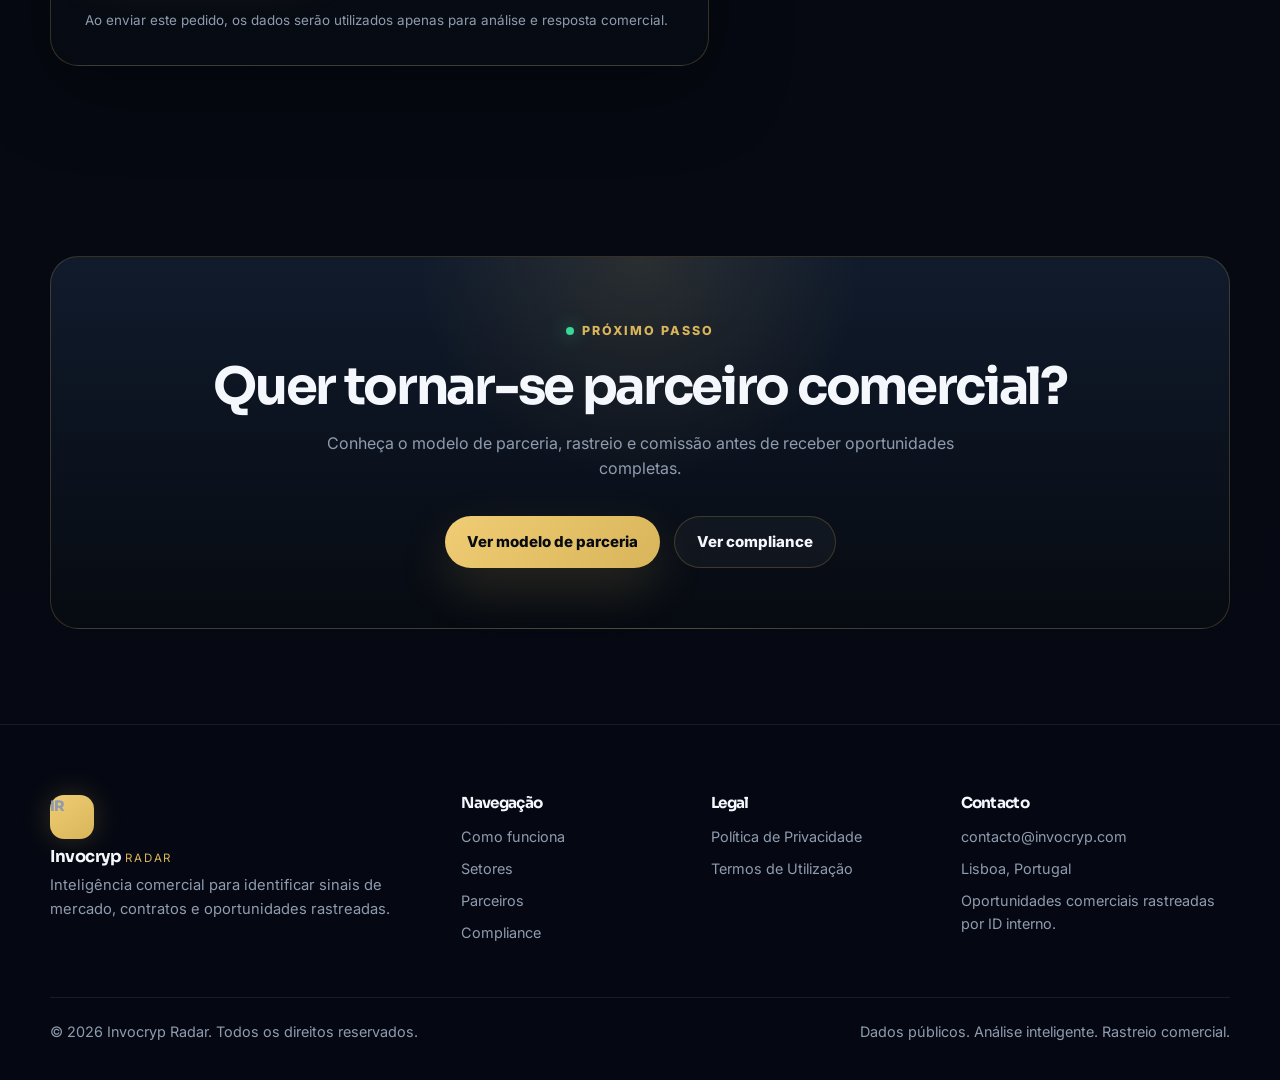
<file: contacto/index.html>
<!DOCTYPE html>
<html lang="pt-PT">
<head>
  <meta charset="UTF-8" />
  <meta name="viewport" content="width=device-width, initial-scale=1.0" />

  <title>Contacto — Invocryp Radar</title>

  <meta
    name="description"
    content="Contacte a Invocryp Radar para receber oportunidades comerciais rastreadas, sinais de mercado e propostas de parceria."
  />

  <meta name="author" content="Invocryp Radar" />
  <meta name="robots" content="index, follow" />

  <meta property="og:title" content="Contacto — Invocryp Radar" />
  <meta
    property="og:description"
    content="Solicite contacto comercial e indique o setor, região e tipo de oportunidade que procura."
  />
  <meta property="og:type" content="website" />
  <meta property="og:url" content="https://invocryp.com/contacto/" />
  <meta property="og:image" content="https://invocryp.com/assets/img/og-image.png" />

  <link rel="icon" type="image/png" href="/assets/img/favicon.png" />
  <link rel="apple-touch-icon" href="/assets/img/favicon.png" />

  <link rel="preconnect" href="https://fonts.googleapis.com" />
  <link rel="preconnect" href="https://fonts.gstatic.com" crossorigin />
  <link
    href="https://fonts.googleapis.com/css2?family=Inter:wght@400;500;600;700;800&family=Sora:wght@500;600;700;800&display=swap"
    rel="stylesheet"
  />

  <link rel="stylesheet" href="/assets/css/main.css" />
</head>

<body>
  <header class="site-header">
    <div class="container header-content">
      <a href="/" class="brand" aria-label="Página inicial da Invocryp Radar">
        <span class="brand-mark">IR</span>
        <span class="brand-text">
          <strong>Invocryp</strong>
          <small>Radar</small>
        </span>
      </a>

      <button class="menu-toggle" type="button" aria-label="Abrir menu">
        <span></span>
        <span></span>
        <span></span>
      </button>

      <nav class="main-nav" aria-label="Menu principal">
        <a href="/">Início</a>
        <a href="/como-funciona/">Como funciona</a>
        <a href="/setores/">Setores</a>
        <a href="/parceiros/">Parceiros</a>
        <a href="/compliance/">Compliance</a>
        <a href="/contacto/" class="nav-cta">Receber oportunidades</a>
      </nav>
    </div>
  </header>

  <main>
    <section class="page-hero">
      <div class="container page-hero-content">
        <span class="eyebrow">Contacto comercial</span>

        <h1>Indique o tipo de oportunidade que procura.</h1>

        <p>
          A Invocryp Radar analisa pedidos de parceiros, setores de atuação
          e regiões para identificar sinais comerciais compatíveis.
        </p>
      </div>
    </section>

    <section class="section contact-section">
      <div class="container contact-grid">
        <form class="contact-form" id="contactForm">
          <input type="hidden" name="access_key" value="feb480e6-e3a8-4870-9b19-c567cc974360" />
          <input type="hidden" name="subject" value="Novo pedido comercial — Invocryp Radar" />
          <input type="hidden" name="from_name" value="Website Invocryp Radar" />

          <div class="form-header">
            <span class="eyebrow">Pedido de contacto</span>
            <h2>Solicitar análise comercial</h2>
            <p>
              Preencha os dados abaixo. A equipa Invocryp irá analisar o pedido
              e responder com enquadramento comercial.
            </p>
          </div>

          <div class="form-grid">
            <div class="form-group">
              <label for="nome">Nome</label>
              <input type="text" id="nome" name="Nome" placeholder="O seu nome" required />
            </div>

            <div class="form-group">
              <label for="empresa">Empresa</label>
              <input type="text" id="empresa" name="Empresa" placeholder="Nome da empresa" required />
            </div>

            <div class="form-group">
              <label for="cargo">Cargo</label>
              <input type="text" id="cargo" name="Cargo" placeholder="Ex: Diretor Comercial" />
            </div>

            <div class="form-group">
              <label for="email">Email profissional</label>
              <input type="email" id="email" name="email" placeholder="nome@empresa.pt" required />
            </div>

            <div class="form-group">
              <label for="telefone">Telefone</label>
              <input type="tel" id="telefone" name="Telefone" placeholder="+351 ..." />
            </div>

            <div class="form-group">
              <label for="regiao">Região de atuação</label>
              <input type="text" id="regiao" name="Regiao" placeholder="Lisboa, Porto, Portugal..." required />
            </div>

            <div class="form-group">
              <label for="setor">Setor</label>
              <select id="setor" name="Setor" required>
                <option value="">Selecione uma opção</option>
                <option value="Limpeza profissional">Limpeza profissional</option>
                <option value="Segurança">Segurança</option>
                <option value="Manutenção">Manutenção</option>
                <option value="Obras e remodelação">Obras e remodelação</option>
                <option value="AVAC">AVAC</option>
                <option value="Fornecimento empresarial">Fornecimento empresarial</option>
                <option value="Recrutamento e outsourcing">Recrutamento e outsourcing</option>
                <option value="Logística">Logística</option>
                <option value="Outro">Outro</option>
              </select>
            </div>

            <div class="form-group">
              <label for="modelo">Modelo pretendido</label>
              <select id="modelo" name="Modelo pretendido" required>
                <option value="">Selecione uma opção</option>
                <option value="Comissão por negócio fechado">Comissão por negócio fechado</option>
                <option value="Lead qualificado">Lead qualificado</option>
                <option value="Assinatura mensal">Assinatura mensal</option>
                <option value="Modelo híbrido">Modelo híbrido</option>
                <option value="Ainda não sei">Ainda não sei</option>
              </select>
            </div>
          </div>

          <div class="form-group full">
            <label for="mensagem">Que tipo de oportunidades procura?</label>
            <textarea
              id="mensagem"
              name="message"
              rows="6"
              placeholder="Ex: contratos de limpeza em Lisboa, empresas em expansão, concursos públicos, clientes empresariais..."
              required
            ></textarea>
          </div>

          <label class="privacy-check">
            <input type="checkbox" name="Consentimento" required />
            <span>
              Confirmo que pretendo ser contactado pela Invocryp Radar para efeitos comerciais
              relacionados com o meu pedido.
            </span>
          </label>

          <button type="submit" class="btn btn-primary form-submit">
            Enviar pedido de contacto
          </button>

          <p class="form-response" id="formResponse"></p>

          <p class="form-note">
            Ao enviar este pedido, os dados serão utilizados apenas para análise e resposta comercial.
          </p>
        </form>

        <aside class="contact-aside">
          <div class="contact-card premium">
            <span class="eyebrow">Invocryp Radar</span>
            <h3>Inteligência comercial com rastreio.</h3>
            <p>
              Cada oportunidade encaminhada é organizada com origem, contexto,
              setor, estado comercial e identificação interna.
            </p>

            <div class="contact-info">
              <span>Email</span>
              <a href="mailto:contacto@invocryp.com">contacto@invocryp.com</a>
            </div>

            <div class="contact-info">
              <span>Localização</span>
              <strong>Lisboa, Portugal</strong>
            </div>

            <div class="contact-info">
              <span>Resposta comercial</span>
              <strong>24–48h úteis</strong>
            </div>
          </div>

          <div class="contact-card">
            <h3>Antes de receber oportunidades completas</h3>

            <ul class="check-list compact">
              <li>O parceiro aceita termos comerciais.</li>
              <li>A oportunidade recebe ID interno.</li>
              <li>A origem e o encaminhamento ficam registados.</li>
              <li>A comissão é definida antes da entrega completa.</li>
            </ul>
          </div>

          <div class="contact-card warning">
            <h3>Rastreio comercial</h3>
            <p>
              A Invocryp Radar não trabalha com contactos soltos. O processo é
              documentado para proteger a origem, o parceiro e a comissão acordada.
            </p>
          </div>
        </aside>
      </div>
    </section>

    <section class="final-cta">
      <div class="container final-cta-box">
        <span class="eyebrow">Próximo passo</span>
        <h2>Quer tornar-se parceiro comercial?</h2>
        <p>
          Conheça o modelo de parceria, rastreio e comissão antes de receber
          oportunidades completas.
        </p>

        <div class="hero-actions">
          <a href="/parceiros/" class="btn btn-primary">Ver modelo de parceria</a>
          <a href="/compliance/" class="btn btn-secondary">Ver compliance</a>
        </div>
      </div>
    </section>
  </main>

  <footer class="site-footer">
    <div class="container footer-grid">
      <div>
        <a href="/" class="brand footer-brand" aria-label="Invocryp Radar">
          <span class="brand-mark">IR</span>
          <span class="brand-text">
            <strong>Invocryp</strong>
            <small>Radar</small>
          </span>
        </a>

        <p>
          Inteligência comercial para identificar sinais de mercado, contratos e
          oportunidades rastreadas.
        </p>
      </div>

      <div>
        <h4>Navegação</h4>
        <a href="/como-funciona/">Como funciona</a>
        <a href="/setores/">Setores</a>
        <a href="/parceiros/">Parceiros</a>
        <a href="/compliance/">Compliance</a>
      </div>

      <div>
        <h4>Legal</h4>
        <a href="/politica-privacidade/">Política de Privacidade</a>
        <a href="/termos/">Termos de Utilização</a>
      </div>

      <div>
        <h4>Contacto</h4>
        <a href="mailto:contacto@invocryp.com">contacto@invocryp.com</a>
        <span>Lisboa, Portugal</span>
        <span>Oportunidades comerciais rastreadas por ID interno.</span>
      </div>
    </div>

    <div class="container footer-bottom">
      <span>© 2026 Invocryp Radar. Todos os direitos reservados.</span>
      <span>Dados públicos. Análise inteligente. Rastreio comercial.</span>
    </div>
  </footer>

  <script src="/assets/js/main.js"></script>
</body>
</html>
</file>
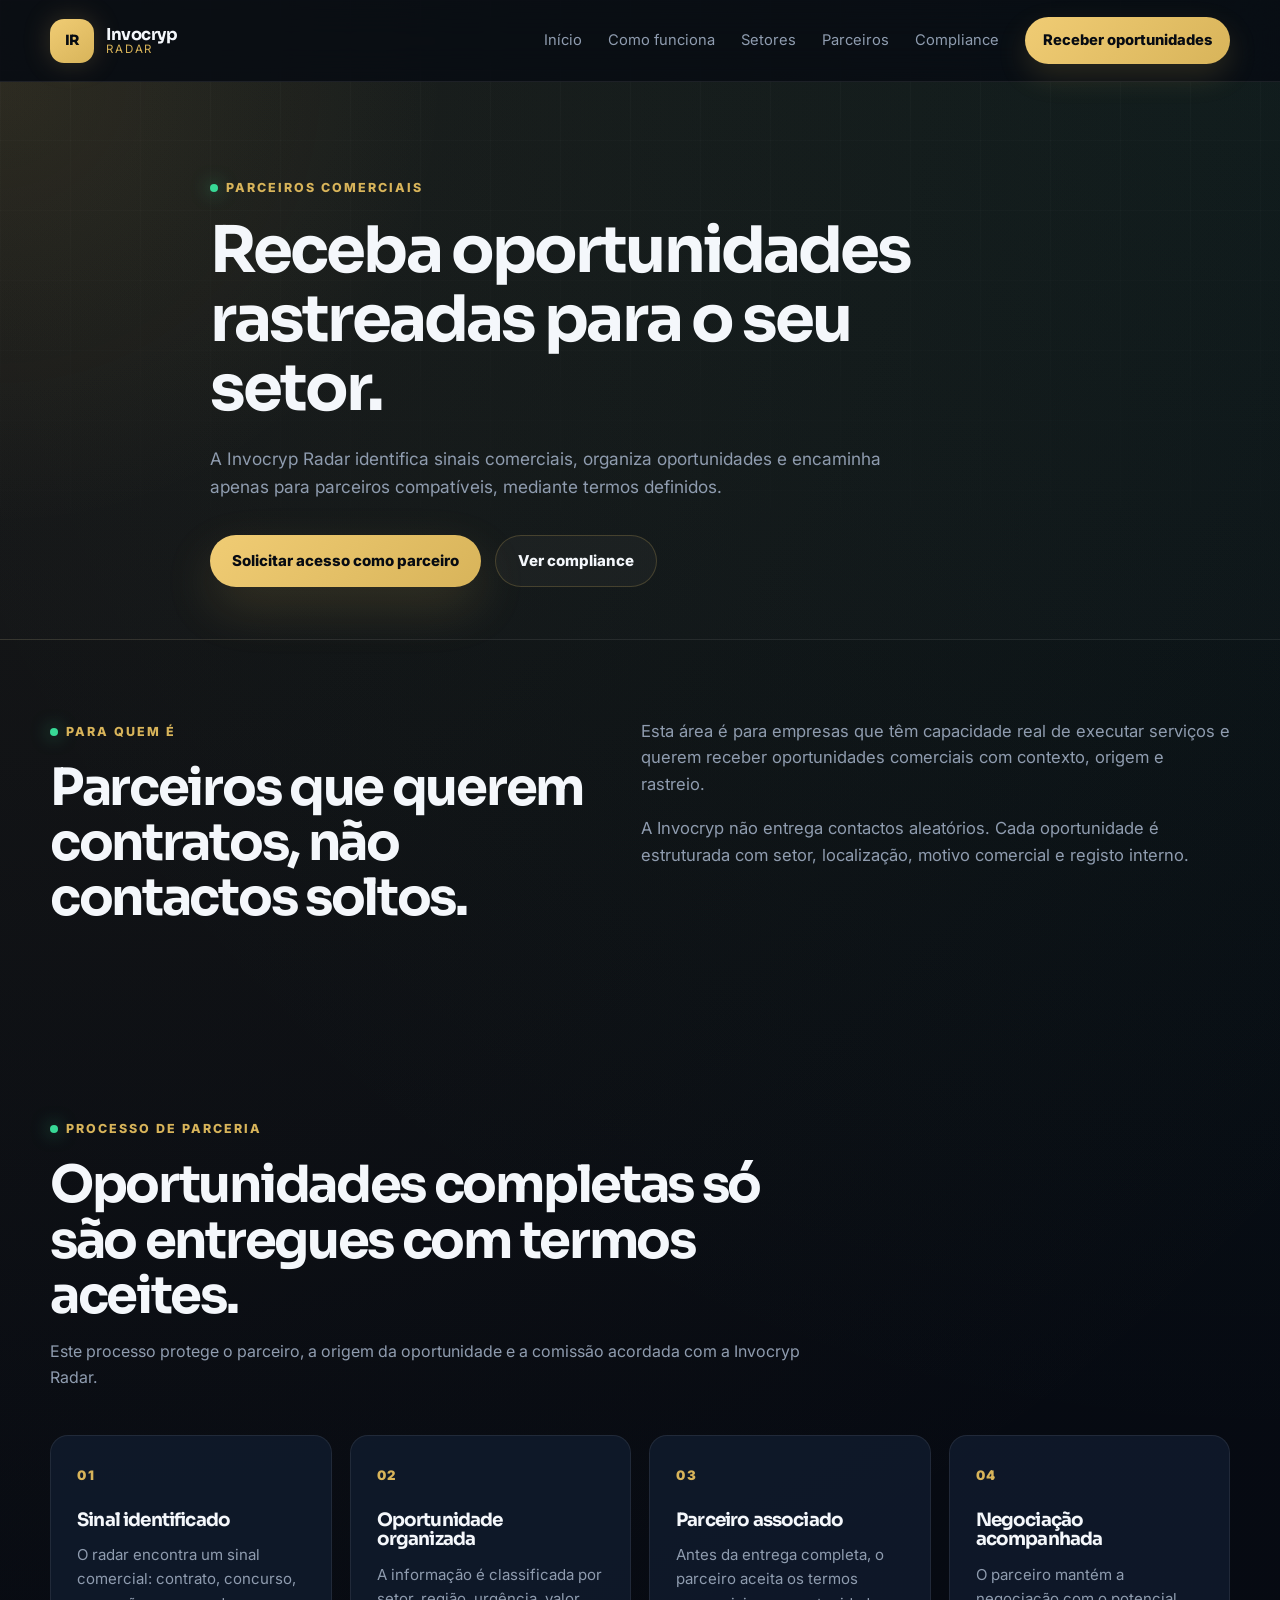
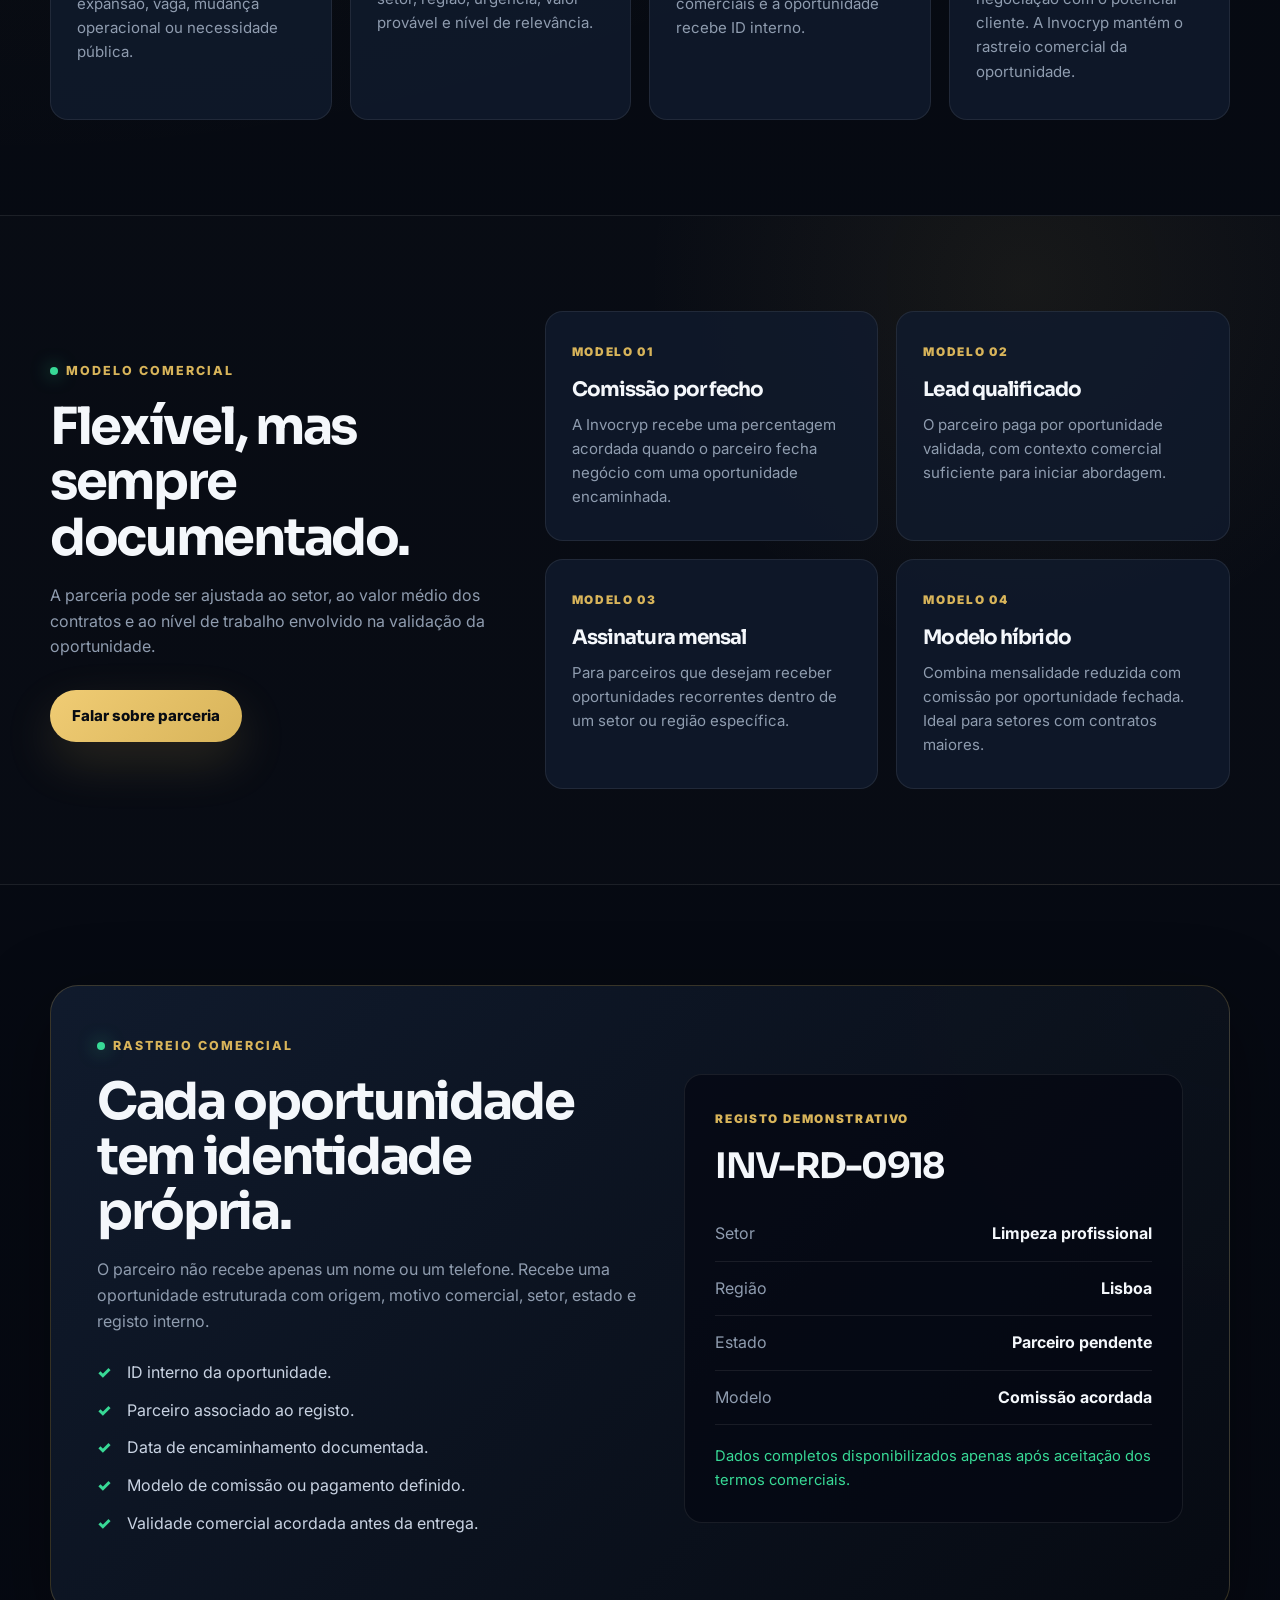
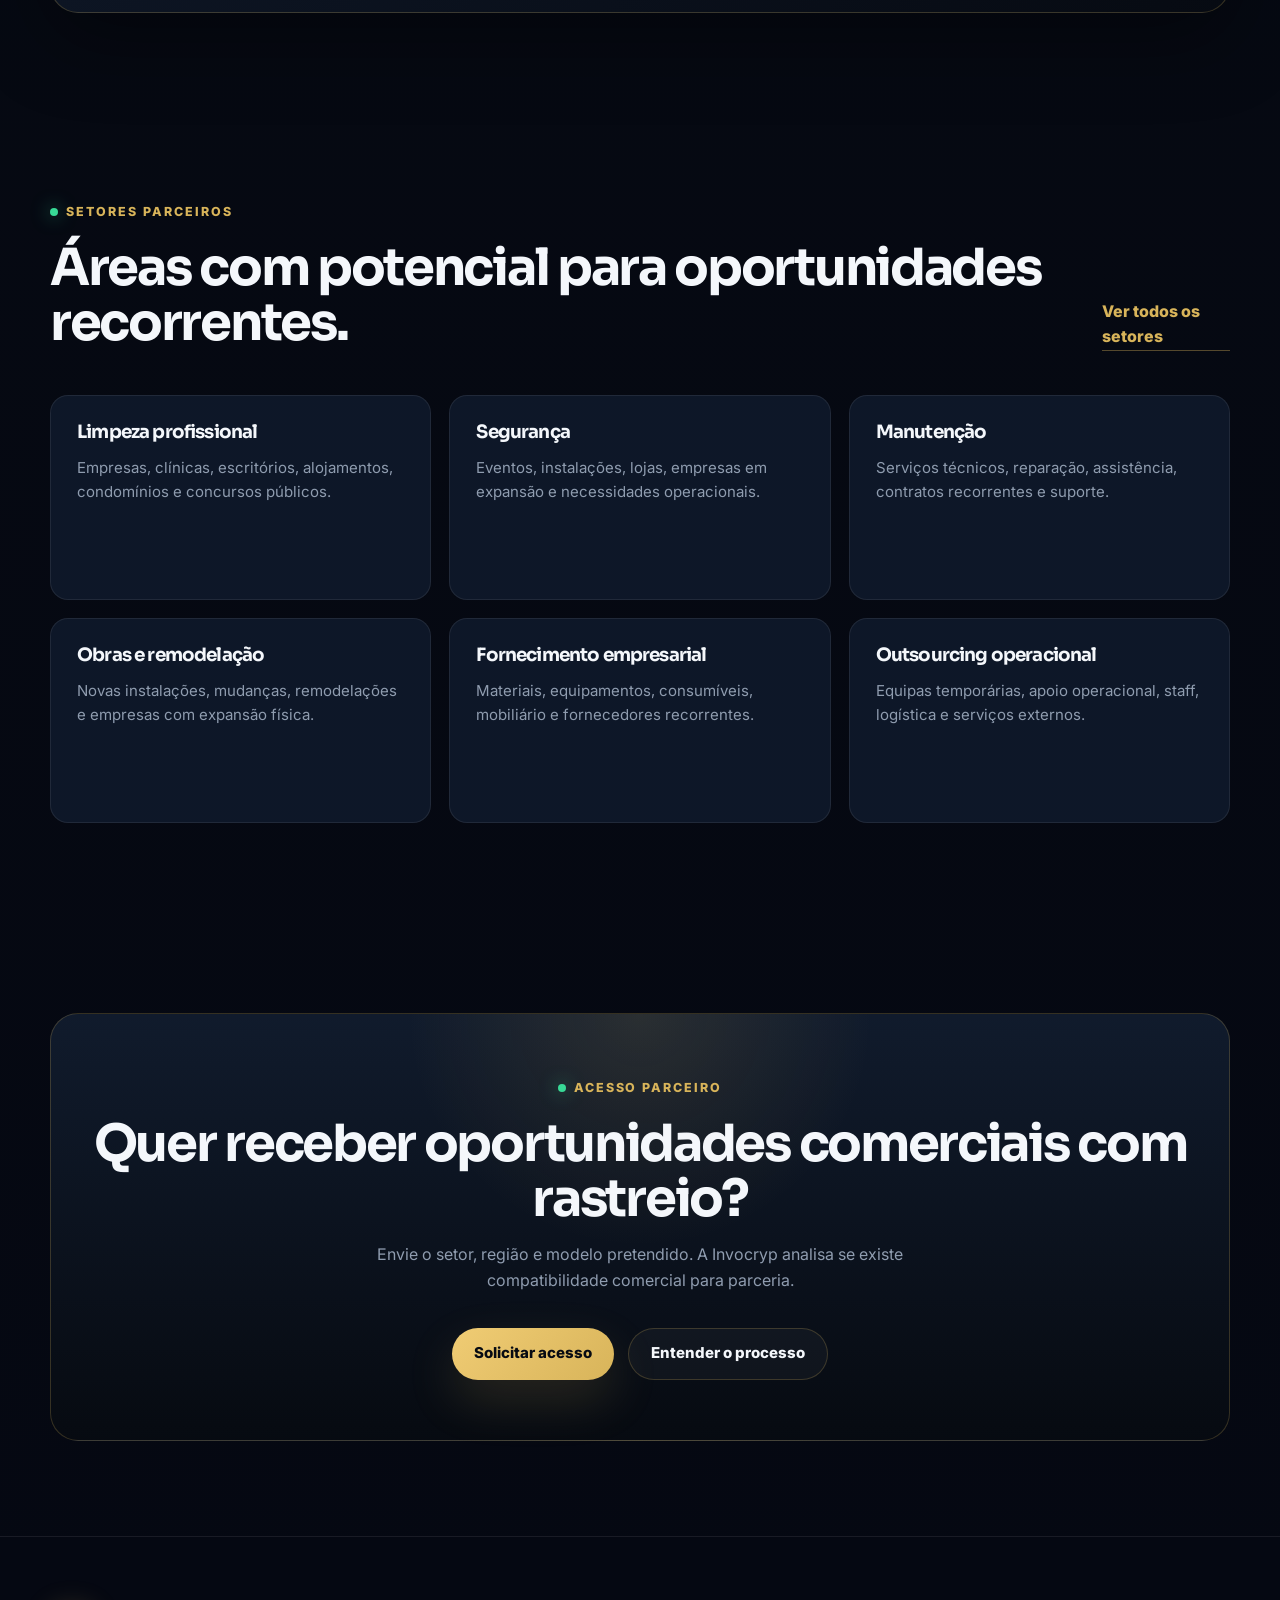
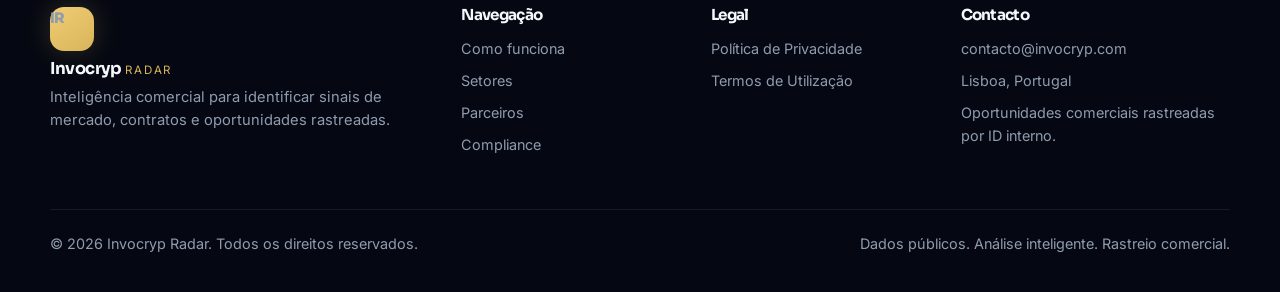
<file: parceiros/index.html>
<!DOCTYPE html>
<html lang="pt-PT">
<head>
  <meta charset="UTF-8" />
  <meta name="viewport" content="width=device-width, initial-scale=1.0" />

  <title>Parceiros — Invocryp Radar</title>

  <meta
    name="description"
    content="Torne-se parceiro da Invocryp Radar e receba oportunidades comerciais rastreadas, organizadas e alinhadas com o seu setor."
  />

  <meta name="author" content="Invocryp Radar" />
  <meta name="robots" content="index, follow" />

  <meta property="og:title" content="Parceiros — Invocryp Radar" />
  <meta
    property="og:description"
    content="Receba oportunidades comerciais com rastreio, ID interno e modelo de comissão definido."
  />
  <meta property="og:type" content="website" />
  <meta property="og:url" content="https://invocryp.com/parceiros/" />
  <meta property="og:image" content="https://invocryp.com/assets/img/og-image.png" />

  <link rel="icon" type="image/png" href="/assets/img/favicon.png" />
  <link rel="apple-touch-icon" href="/assets/img/favicon.png" />

  <link rel="preconnect" href="https://fonts.googleapis.com" />
  <link rel="preconnect" href="https://fonts.gstatic.com" crossorigin />
  <link
    href="https://fonts.googleapis.com/css2?family=Inter:wght@400;500;600;700;800&family=Sora:wght@500;600;700;800&display=swap"
    rel="stylesheet"
  />

  <link rel="stylesheet" href="/assets/css/main.css" />
</head>

<body>
  <header class="site-header">
    <div class="container header-content">
      <a href="/" class="brand" aria-label="Página inicial da Invocryp Radar">
        <span class="brand-mark">IR</span>
        <span class="brand-text">
          <strong>Invocryp</strong>
          <small>Radar</small>
        </span>
      </a>

      <button class="menu-toggle" type="button" aria-label="Abrir menu">
        <span></span>
        <span></span>
        <span></span>
      </button>

      <nav class="main-nav" aria-label="Menu principal">
        <a href="/">Início</a>
        <a href="/como-funciona/">Como funciona</a>
        <a href="/setores/">Setores</a>
        <a href="/parceiros/">Parceiros</a>
        <a href="/compliance/">Compliance</a>
        <a href="/contacto/" class="nav-cta">Receber oportunidades</a>
      </nav>
    </div>
  </header>

  <main>
    <section class="page-hero">
      <div class="container page-hero-content">
        <span class="eyebrow">Parceiros comerciais</span>

        <h1>Receba oportunidades rastreadas para o seu setor.</h1>

        <p>
          A Invocryp Radar identifica sinais comerciais, organiza oportunidades
          e encaminha apenas para parceiros compatíveis, mediante termos definidos.
        </p>

        <div class="hero-actions">
          <a href="/contacto/" class="btn btn-primary">Solicitar acesso como parceiro</a>
          <a href="/compliance/" class="btn btn-secondary">Ver compliance</a>
        </div>
      </div>
    </section>

    <section class="section partner-intro-section">
      <div class="container partner-intro-grid">
        <div>
          <span class="eyebrow">Para quem é</span>
          <h2>Parceiros que querem contratos, não contactos soltos.</h2>
        </div>

        <div class="partner-intro-copy">
          <p>
            Esta área é para empresas que têm capacidade real de executar serviços
            e querem receber oportunidades comerciais com contexto, origem e rastreio.
          </p>

          <p>
            A Invocryp não entrega contactos aleatórios. Cada oportunidade é
            estruturada com setor, localização, motivo comercial e registo interno.
          </p>
        </div>
      </div>
    </section>

    <section class="section partner-flow-section">
      <div class="container">
        <div class="section-heading">
          <span class="eyebrow">Processo de parceria</span>
          <h2>Oportunidades completas só são entregues com termos aceites.</h2>
          <p>
            Este processo protege o parceiro, a origem da oportunidade e a comissão
            acordada com a Invocryp Radar.
          </p>
        </div>

        <div class="partner-flow-grid">
          <article class="process-card partner-flow-card">
            <span class="step-number">01</span>
            <h3>Sinal identificado</h3>
            <p>
              O radar encontra um sinal comercial: contrato, concurso, expansão,
              vaga, mudança operacional ou necessidade pública.
            </p>
          </article>

          <article class="process-card partner-flow-card">
            <span class="step-number">02</span>
            <h3>Oportunidade organizada</h3>
            <p>
              A informação é classificada por setor, região, urgência,
              valor provável e nível de relevância.
            </p>
          </article>

          <article class="process-card partner-flow-card">
            <span class="step-number">03</span>
            <h3>Parceiro associado</h3>
            <p>
              Antes da entrega completa, o parceiro aceita os termos comerciais
              e a oportunidade recebe ID interno.
            </p>
          </article>

          <article class="process-card partner-flow-card">
            <span class="step-number">04</span>
            <h3>Negociação acompanhada</h3>
            <p>
              O parceiro mantém a negociação com o potencial cliente. A Invocryp
              mantém o rastreio comercial da oportunidade.
            </p>
          </article>
        </div>
      </div>
    </section>

    <section class="section partner-model-section">
      <div class="container partner-model-grid">
        <div class="partner-model-copy">
          <span class="eyebrow">Modelo comercial</span>
          <h2>Flexível, mas sempre documentado.</h2>

          <p>
            A parceria pode ser ajustada ao setor, ao valor médio dos contratos
            e ao nível de trabalho envolvido na validação da oportunidade.
          </p>

          <a href="/contacto/" class="btn btn-primary">Falar sobre parceria</a>
        </div>

        <div class="model-cards-grid">
          <article class="model-card">
            <small>Modelo 01</small>
            <h3>Comissão por fecho</h3>
            <p>
              A Invocryp recebe uma percentagem acordada quando o parceiro fecha
              negócio com uma oportunidade encaminhada.
            </p>
          </article>

          <article class="model-card">
            <small>Modelo 02</small>
            <h3>Lead qualificado</h3>
            <p>
              O parceiro paga por oportunidade validada, com contexto comercial
              suficiente para iniciar abordagem.
            </p>
          </article>

          <article class="model-card">
            <small>Modelo 03</small>
            <h3>Assinatura mensal</h3>
            <p>
              Para parceiros que desejam receber oportunidades recorrentes dentro
              de um setor ou região específica.
            </p>
          </article>

          <article class="model-card">
            <small>Modelo 04</small>
            <h3>Modelo híbrido</h3>
            <p>
              Combina mensalidade reduzida com comissão por oportunidade fechada.
              Ideal para setores com contratos maiores.
            </p>
          </article>
        </div>
      </div>
    </section>

    <section class="section tracking-section">
      <div class="container tracking-box">
        <div class="tracking-copy">
          <span class="eyebrow">Rastreio comercial</span>
          <h2>Cada oportunidade tem identidade própria.</h2>

          <p>
            O parceiro não recebe apenas um nome ou um telefone. Recebe uma
            oportunidade estruturada com origem, motivo comercial, setor,
            estado e registo interno.
          </p>

          <ul class="check-list">
            <li>ID interno da oportunidade.</li>
            <li>Parceiro associado ao registo.</li>
            <li>Data de encaminhamento documentada.</li>
            <li>Modelo de comissão ou pagamento definido.</li>
            <li>Validade comercial acordada antes da entrega.</li>
          </ul>
        </div>

        <aside class="tracking-card">
          <small>Registo demonstrativo</small>
          <h3>INV-RD-0918</h3>

          <div class="tracking-row">
            <span>Setor</span>
            <strong>Limpeza profissional</strong>
          </div>

          <div class="tracking-row">
            <span>Região</span>
            <strong>Lisboa</strong>
          </div>

          <div class="tracking-row">
            <span>Estado</span>
            <strong>Parceiro pendente</strong>
          </div>

          <div class="tracking-row">
            <span>Modelo</span>
            <strong>Comissão acordada</strong>
          </div>

          <p>
            Dados completos disponibilizados apenas após aceitação dos termos comerciais.
          </p>
        </aside>
      </div>
    </section>

    <section class="section partner-sectors-section">
      <div class="container">
        <div class="section-heading split">
          <div>
            <span class="eyebrow">Setores parceiros</span>
            <h2>Áreas com potencial para oportunidades recorrentes.</h2>
          </div>

          <a href="/setores/" class="text-link">Ver todos os setores</a>
        </div>

        <div class="sector-grid">
          <article class="sector-card">
            <h3>Limpeza profissional</h3>
            <p>Empresas, clínicas, escritórios, alojamentos, condomínios e concursos públicos.</p>
          </article>

          <article class="sector-card">
            <h3>Segurança</h3>
            <p>Eventos, instalações, lojas, empresas em expansão e necessidades operacionais.</p>
          </article>

          <article class="sector-card">
            <h3>Manutenção</h3>
            <p>Serviços técnicos, reparação, assistência, contratos recorrentes e suporte.</p>
          </article>

          <article class="sector-card">
            <h3>Obras e remodelação</h3>
            <p>Novas instalações, mudanças, remodelações e empresas com expansão física.</p>
          </article>

          <article class="sector-card">
            <h3>Fornecimento empresarial</h3>
            <p>Materiais, equipamentos, consumíveis, mobiliário e fornecedores recorrentes.</p>
          </article>

          <article class="sector-card">
            <h3>Outsourcing operacional</h3>
            <p>Equipas temporárias, apoio operacional, staff, logística e serviços externos.</p>
          </article>
        </div>
      </div>
    </section>

    <section class="final-cta">
      <div class="container final-cta-box">
        <span class="eyebrow">Acesso parceiro</span>
        <h2>Quer receber oportunidades comerciais com rastreio?</h2>
        <p>
          Envie o setor, região e modelo pretendido. A Invocryp analisa se existe
          compatibilidade comercial para parceria.
        </p>

        <div class="hero-actions">
          <a href="/contacto/" class="btn btn-primary">Solicitar acesso</a>
          <a href="/como-funciona/" class="btn btn-secondary">Entender o processo</a>
        </div>
      </div>
    </section>
  </main>

  <footer class="site-footer">
    <div class="container footer-grid">
      <div>
        <a href="/" class="brand footer-brand" aria-label="Invocryp Radar">
          <span class="brand-mark">IR</span>
          <span class="brand-text">
            <strong>Invocryp</strong>
            <small>Radar</small>
          </span>
        </a>

        <p>
          Inteligência comercial para identificar sinais de mercado, contratos e
          oportunidades rastreadas.
        </p>
      </div>

      <div>
        <h4>Navegação</h4>
        <a href="/como-funciona/">Como funciona</a>
        <a href="/setores/">Setores</a>
        <a href="/parceiros/">Parceiros</a>
        <a href="/compliance/">Compliance</a>
      </div>

      <div>
        <h4>Legal</h4>
        <a href="/politica-privacidade/">Política de Privacidade</a>
        <a href="/termos/">Termos de Utilização</a>
      </div>

      <div>
        <h4>Contacto</h4>
        <a href="mailto:contacto@invocryp.com">contacto@invocryp.com</a>
        <span>Lisboa, Portugal</span>
        <span>Oportunidades comerciais rastreadas por ID interno.</span>
      </div>
    </div>

    <div class="container footer-bottom">
      <span>© 2026 Invocryp Radar. Todos os direitos reservados.</span>
      <span>Dados públicos. Análise inteligente. Rastreio comercial.</span>
    </div>
  </footer>

  <script src="/assets/js/main.js"></script>
</body>
</html>
</file>
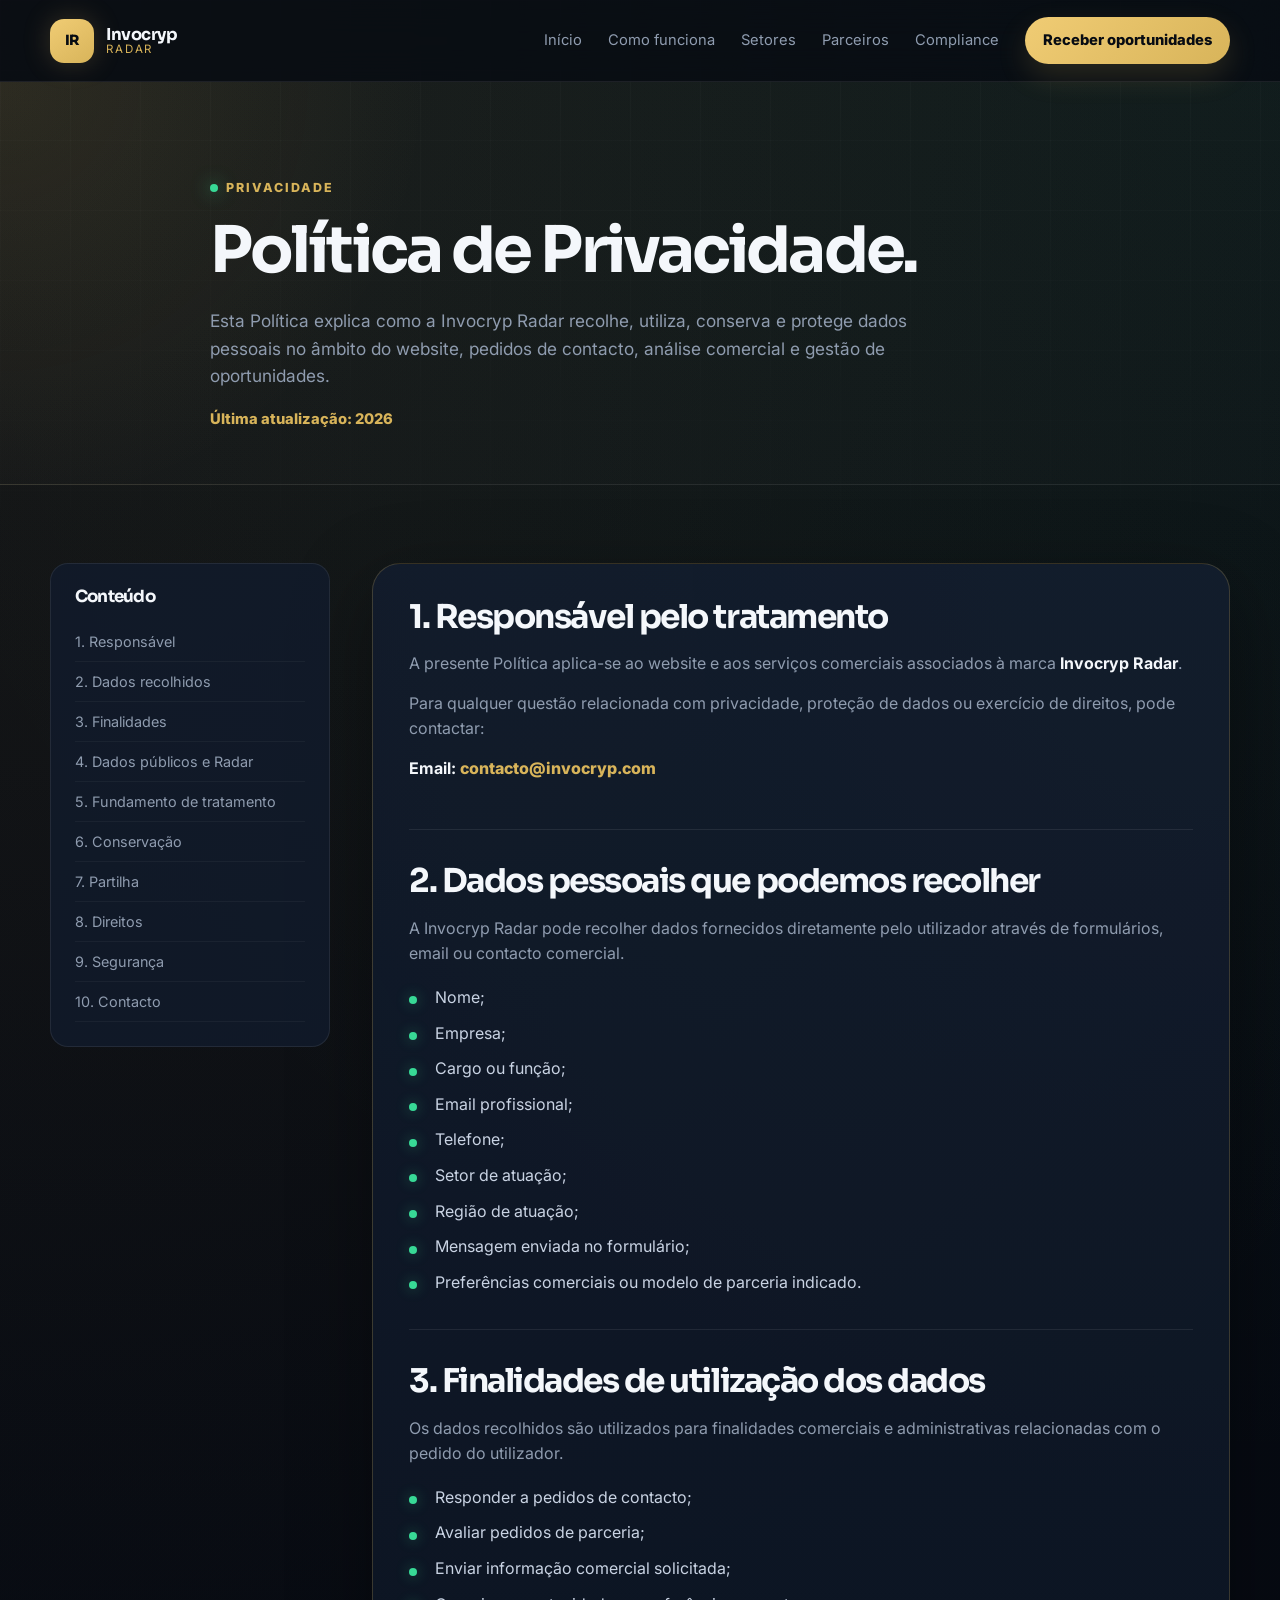
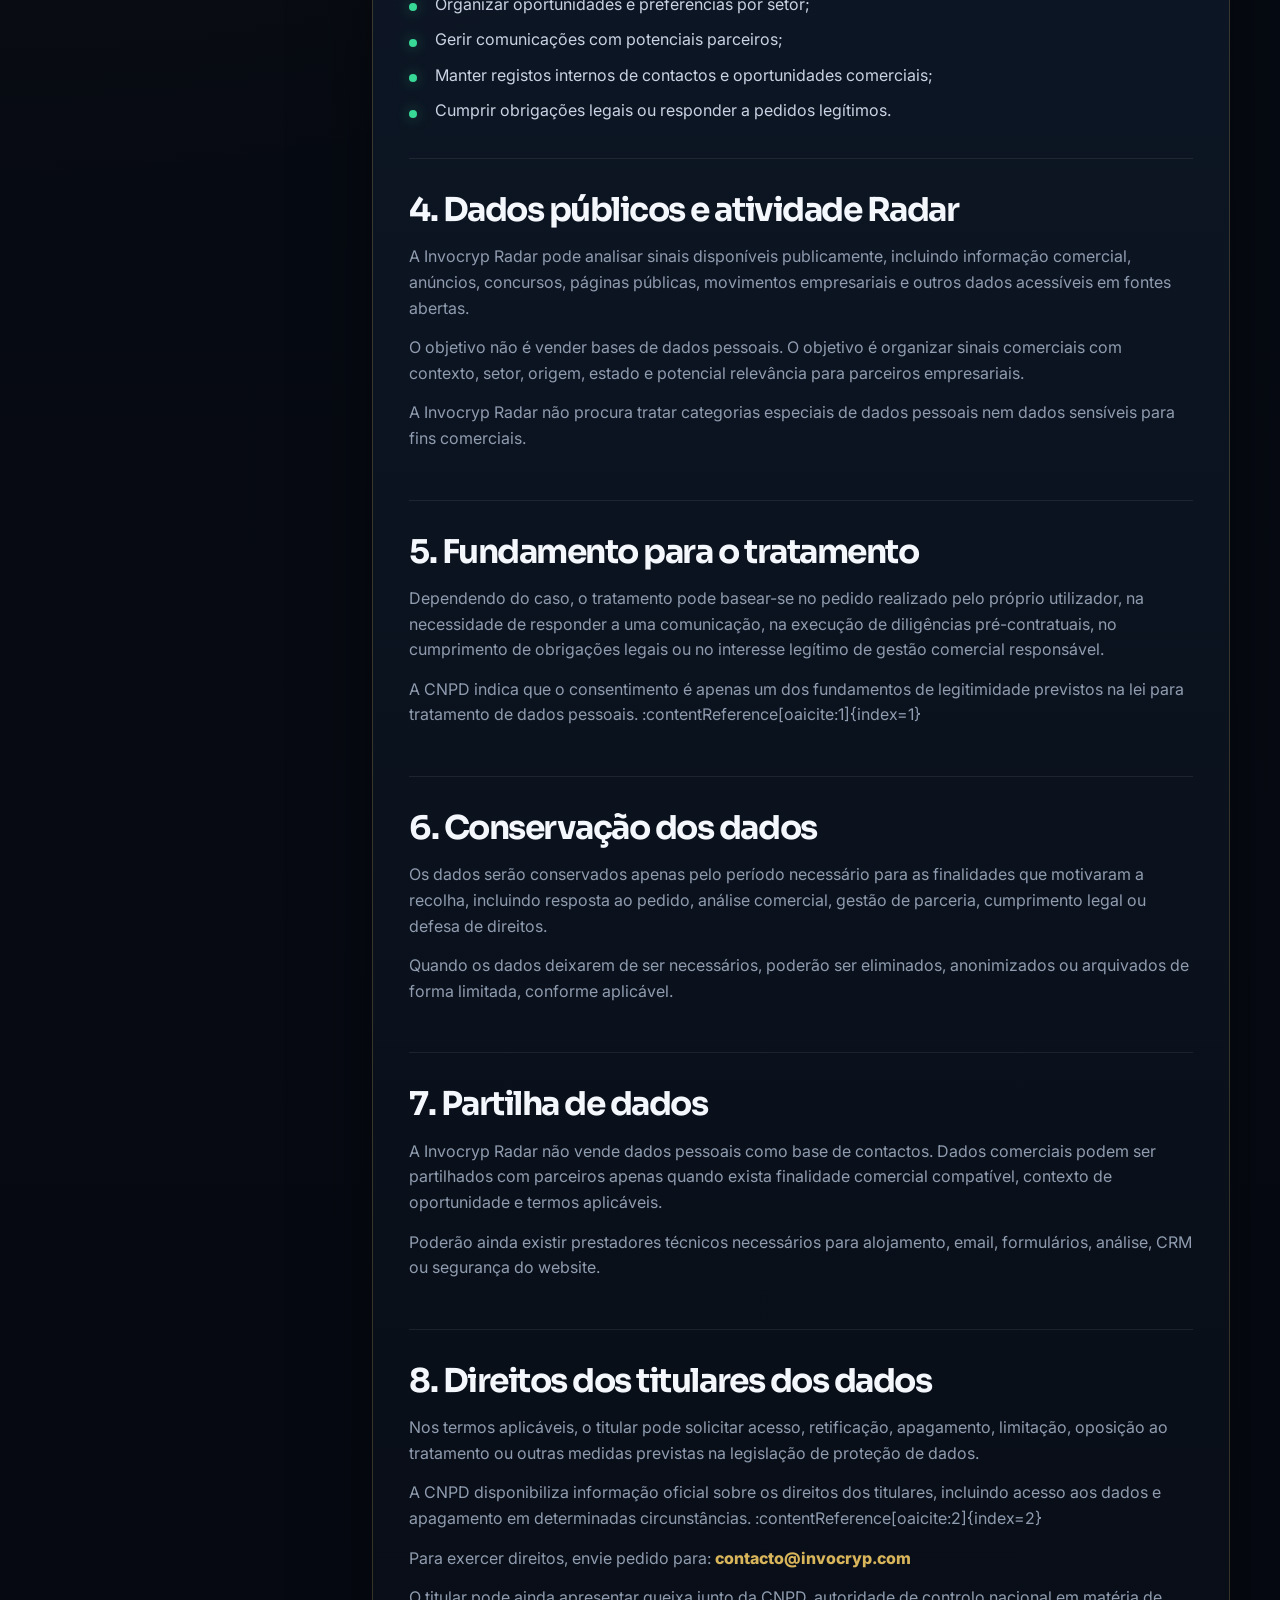
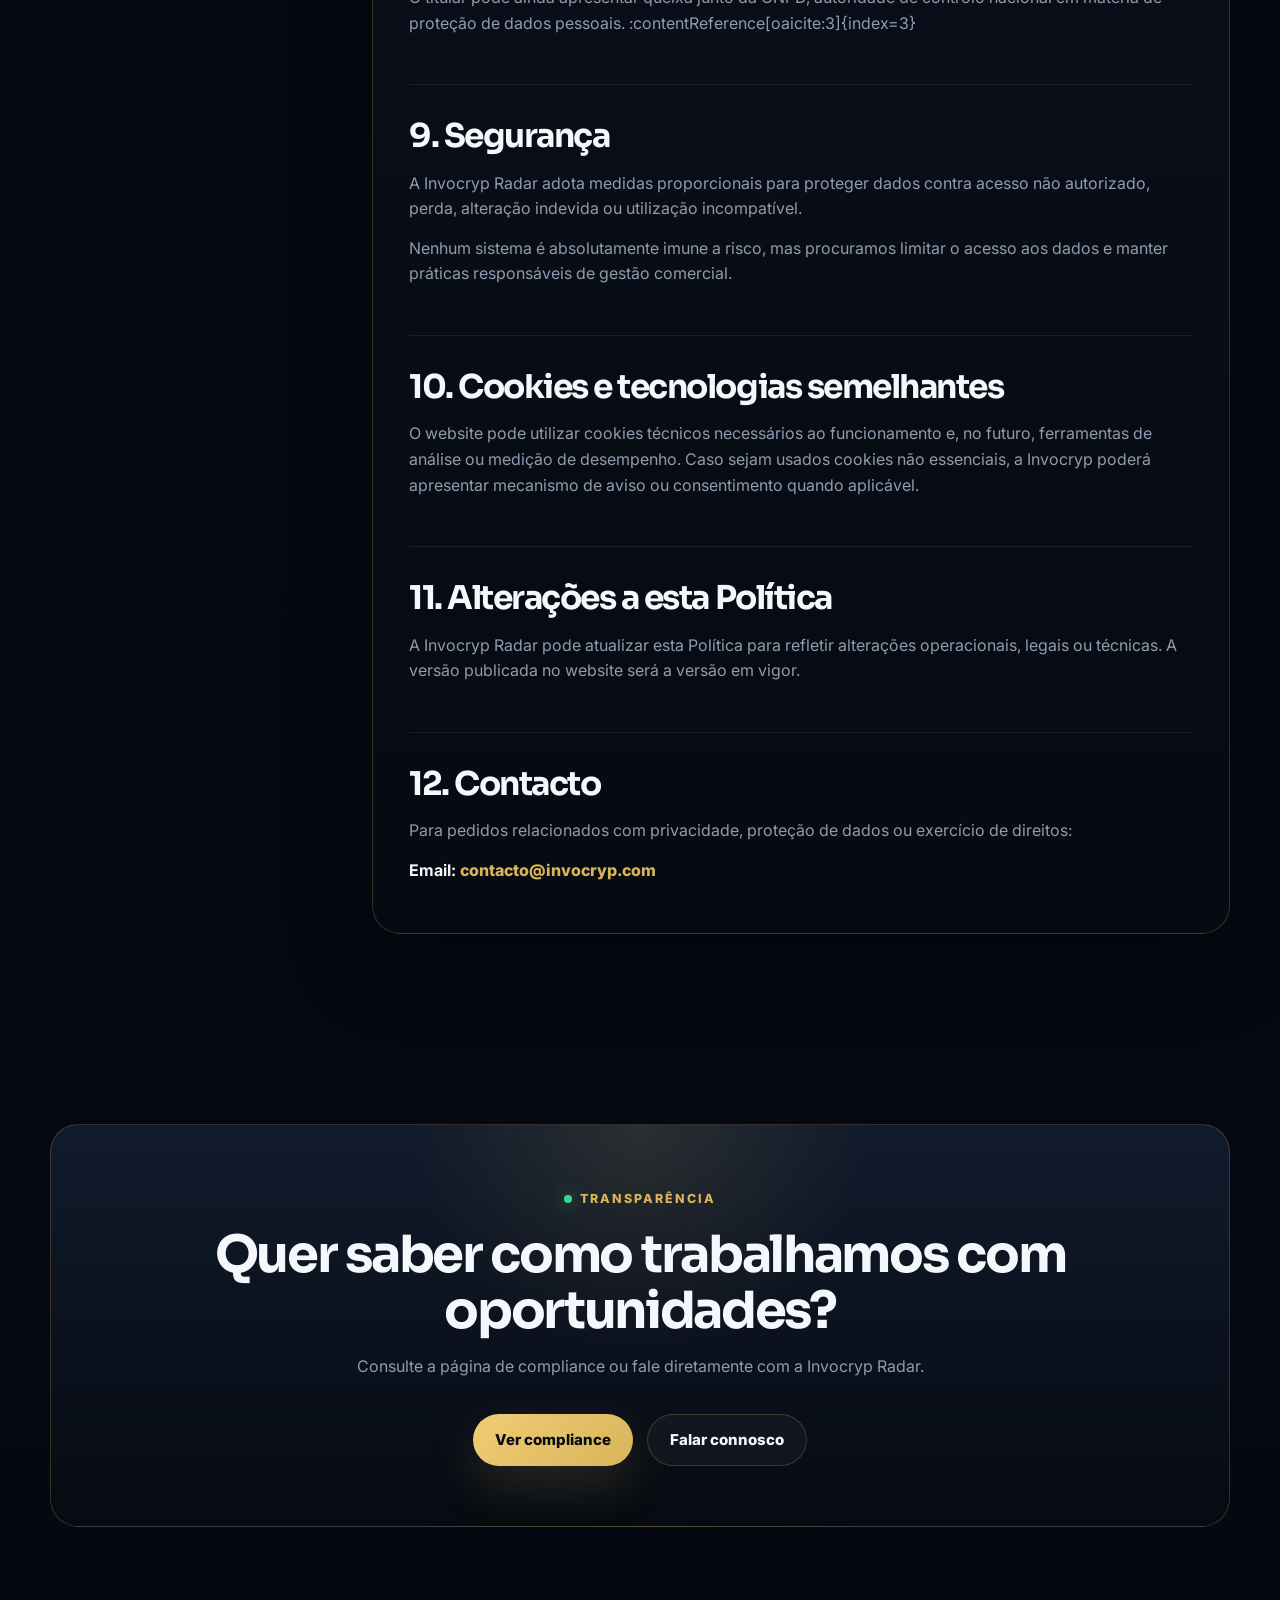
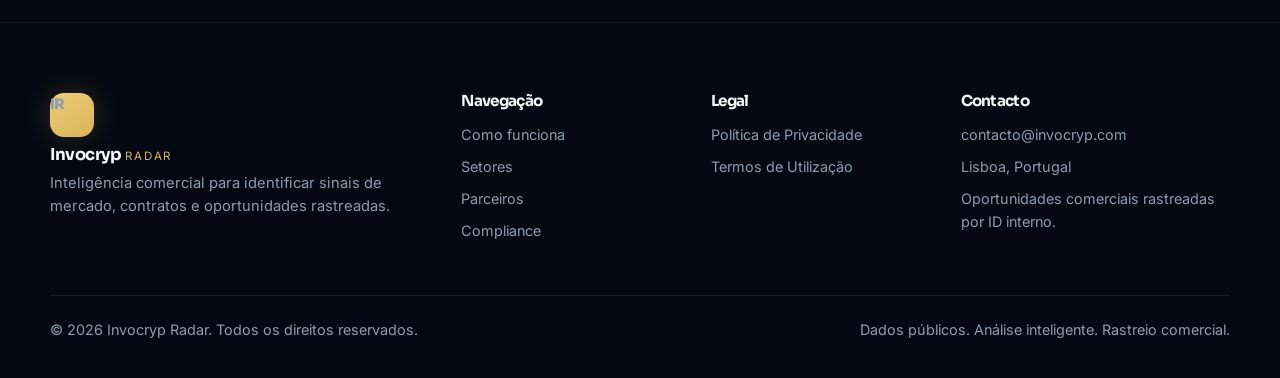
<file: politica-privacidade/index.html>
<!DOCTYPE html>
<html lang="pt-PT">
<head>
  <meta charset="UTF-8" />
  <meta name="viewport" content="width=device-width, initial-scale=1.0" />

  <title>Política de Privacidade — Invocryp Radar</title>

  <meta
    name="description"
    content="Política de Privacidade da Invocryp Radar. Saiba como recolhemos, usamos e protegemos dados pessoais e sinais comerciais."
  />

  <meta name="author" content="Invocryp Radar" />
  <meta name="robots" content="index, follow" />

  <meta property="og:title" content="Política de Privacidade — Invocryp Radar" />
  <meta
    property="og:description"
    content="Informação sobre recolha, utilização, conservação e direitos relativos a dados pessoais na Invocryp Radar."
  />
  <meta property="og:type" content="website" />
  <meta property="og:url" content="https://invocryp.com/politica-privacidade/" />
  <meta property="og:image" content="https://invocryp.com/assets/img/og-image.png" />

  <link rel="icon" type="image/png" href="/assets/img/favicon.png" />
  <link rel="apple-touch-icon" href="/assets/img/favicon.png" />

  <link rel="preconnect" href="https://fonts.googleapis.com" />
  <link rel="preconnect" href="https://fonts.gstatic.com" crossorigin />
  <link
    href="https://fonts.googleapis.com/css2?family=Inter:wght@400;500;600;700;800&family=Sora:wght@500;600;700;800&display=swap"
    rel="stylesheet"
  />

  <link rel="stylesheet" href="/assets/css/main.css" />
</head>

<body>
  <header class="site-header">
    <div class="container header-content">
      <a href="/" class="brand" aria-label="Página inicial da Invocryp Radar">
        <span class="brand-mark">IR</span>
        <span class="brand-text">
          <strong>Invocryp</strong>
          <small>Radar</small>
        </span>
      </a>

      <button class="menu-toggle" type="button" aria-label="Abrir menu">
        <span></span>
        <span></span>
        <span></span>
      </button>

      <nav class="main-nav" aria-label="Menu principal">
        <a href="/">Início</a>
        <a href="/como-funciona/">Como funciona</a>
        <a href="/setores/">Setores</a>
        <a href="/parceiros/">Parceiros</a>
        <a href="/compliance/">Compliance</a>
        <a href="/contacto/" class="nav-cta">Receber oportunidades</a>
      </nav>
    </div>
  </header>

  <main>
    <section class="page-hero legal-hero">
      <div class="container page-hero-content">
        <span class="eyebrow">Privacidade</span>

        <h1>Política de Privacidade.</h1>

        <p>
          Esta Política explica como a Invocryp Radar recolhe, utiliza, conserva
          e protege dados pessoais no âmbito do website, pedidos de contacto,
          análise comercial e gestão de oportunidades.
        </p>

        <p class="legal-updated">
          Última atualização: 2026
        </p>
      </div>
    </section>

    <section class="section legal-section">
      <div class="container legal-layout">
        <aside class="legal-toc">
          <h3>Conteúdo</h3>
          <a href="#responsavel">1. Responsável</a>
          <a href="#dados">2. Dados recolhidos</a>
          <a href="#finalidades">3. Finalidades</a>
          <a href="#radar">4. Dados públicos e Radar</a>
          <a href="#fundamento">5. Fundamento de tratamento</a>
          <a href="#conservacao">6. Conservação</a>
          <a href="#partilha">7. Partilha</a>
          <a href="#direitos">8. Direitos</a>
          <a href="#seguranca">9. Segurança</a>
          <a href="#contacto">10. Contacto</a>
        </aside>

        <article class="legal-content">
          <section id="responsavel" class="legal-block">
            <h2>1. Responsável pelo tratamento</h2>
            <p>
              A presente Política aplica-se ao website e aos serviços comerciais
              associados à marca <strong>Invocryp Radar</strong>.
            </p>

            <p>
              Para qualquer questão relacionada com privacidade, proteção de dados
              ou exercício de direitos, pode contactar:
            </p>

            <p>
              <strong>Email:</strong>
              <a href="mailto:contacto@invocryp.com">contacto@invocryp.com</a>
            </p>
          </section>

          <section id="dados" class="legal-block">
            <h2>2. Dados pessoais que podemos recolher</h2>
            <p>
              A Invocryp Radar pode recolher dados fornecidos diretamente pelo
              utilizador através de formulários, email ou contacto comercial.
            </p>

            <ul>
              <li>Nome;</li>
              <li>Empresa;</li>
              <li>Cargo ou função;</li>
              <li>Email profissional;</li>
              <li>Telefone;</li>
              <li>Setor de atuação;</li>
              <li>Região de atuação;</li>
              <li>Mensagem enviada no formulário;</li>
              <li>Preferências comerciais ou modelo de parceria indicado.</li>
            </ul>
          </section>

          <section id="finalidades" class="legal-block">
            <h2>3. Finalidades de utilização dos dados</h2>
            <p>
              Os dados recolhidos são utilizados para finalidades comerciais e
              administrativas relacionadas com o pedido do utilizador.
            </p>

            <ul>
              <li>Responder a pedidos de contacto;</li>
              <li>Avaliar pedidos de parceria;</li>
              <li>Enviar informação comercial solicitada;</li>
              <li>Organizar oportunidades e preferências por setor;</li>
              <li>Gerir comunicações com potenciais parceiros;</li>
              <li>Manter registos internos de contactos e oportunidades comerciais;</li>
              <li>Cumprir obrigações legais ou responder a pedidos legítimos.</li>
            </ul>
          </section>

          <section id="radar" class="legal-block">
            <h2>4. Dados públicos e atividade Radar</h2>
            <p>
              A Invocryp Radar pode analisar sinais disponíveis publicamente,
              incluindo informação comercial, anúncios, concursos, páginas públicas,
              movimentos empresariais e outros dados acessíveis em fontes abertas.
            </p>

            <p>
              O objetivo não é vender bases de dados pessoais. O objetivo é
              organizar sinais comerciais com contexto, setor, origem, estado e
              potencial relevância para parceiros empresariais.
            </p>

            <p>
              A Invocryp Radar não procura tratar categorias especiais de dados
              pessoais nem dados sensíveis para fins comerciais.
            </p>
          </section>

          <section id="fundamento" class="legal-block">
            <h2>5. Fundamento para o tratamento</h2>
            <p>
              Dependendo do caso, o tratamento pode basear-se no pedido realizado
              pelo próprio utilizador, na necessidade de responder a uma comunicação,
              na execução de diligências pré-contratuais, no cumprimento de obrigações
              legais ou no interesse legítimo de gestão comercial responsável.
            </p>

            <p>
              A CNPD indica que o consentimento é apenas um dos fundamentos de
              legitimidade previstos na lei para tratamento de dados pessoais. :contentReference[oaicite:1]{index=1}
            </p>
          </section>

          <section id="conservacao" class="legal-block">
            <h2>6. Conservação dos dados</h2>
            <p>
              Os dados serão conservados apenas pelo período necessário para as
              finalidades que motivaram a recolha, incluindo resposta ao pedido,
              análise comercial, gestão de parceria, cumprimento legal ou defesa
              de direitos.
            </p>

            <p>
              Quando os dados deixarem de ser necessários, poderão ser eliminados,
              anonimizados ou arquivados de forma limitada, conforme aplicável.
            </p>
          </section>

          <section id="partilha" class="legal-block">
            <h2>7. Partilha de dados</h2>
            <p>
              A Invocryp Radar não vende dados pessoais como base de contactos.
              Dados comerciais podem ser partilhados com parceiros apenas quando
              exista finalidade comercial compatível, contexto de oportunidade e
              termos aplicáveis.
            </p>

            <p>
              Poderão ainda existir prestadores técnicos necessários para alojamento,
              email, formulários, análise, CRM ou segurança do website.
            </p>
          </section>

          <section id="direitos" class="legal-block">
            <h2>8. Direitos dos titulares dos dados</h2>
            <p>
              Nos termos aplicáveis, o titular pode solicitar acesso, retificação,
              apagamento, limitação, oposição ao tratamento ou outras medidas
              previstas na legislação de proteção de dados.
            </p>

            <p>
              A CNPD disponibiliza informação oficial sobre os direitos dos titulares,
              incluindo acesso aos dados e apagamento em determinadas circunstâncias.
              :contentReference[oaicite:2]{index=2}
            </p>

            <p>
              Para exercer direitos, envie pedido para:
              <a href="mailto:contacto@invocryp.com">contacto@invocryp.com</a>
            </p>

            <p>
              O titular pode ainda apresentar queixa junto da CNPD, autoridade de
              controlo nacional em matéria de proteção de dados pessoais.
              :contentReference[oaicite:3]{index=3}
            </p>
          </section>

          <section id="seguranca" class="legal-block">
            <h2>9. Segurança</h2>
            <p>
              A Invocryp Radar adota medidas proporcionais para proteger dados
              contra acesso não autorizado, perda, alteração indevida ou utilização
              incompatível.
            </p>

            <p>
              Nenhum sistema é absolutamente imune a risco, mas procuramos limitar
              o acesso aos dados e manter práticas responsáveis de gestão comercial.
            </p>
          </section>

          <section id="cookies" class="legal-block">
            <h2>10. Cookies e tecnologias semelhantes</h2>
            <p>
              O website pode utilizar cookies técnicos necessários ao funcionamento
              e, no futuro, ferramentas de análise ou medição de desempenho. Caso
              sejam usados cookies não essenciais, a Invocryp poderá apresentar
              mecanismo de aviso ou consentimento quando aplicável.
            </p>
          </section>

          <section id="alteracoes" class="legal-block">
            <h2>11. Alterações a esta Política</h2>
            <p>
              A Invocryp Radar pode atualizar esta Política para refletir alterações
              operacionais, legais ou técnicas. A versão publicada no website será
              a versão em vigor.
            </p>
          </section>

          <section id="contacto" class="legal-block">
            <h2>12. Contacto</h2>
            <p>
              Para pedidos relacionados com privacidade, proteção de dados ou
              exercício de direitos:
            </p>

            <p>
              <strong>Email:</strong>
              <a href="mailto:contacto@invocryp.com">contacto@invocryp.com</a>
            </p>
          </section>
        </article>
      </div>
    </section>

    <section class="final-cta">
      <div class="container final-cta-box">
        <span class="eyebrow">Transparência</span>
        <h2>Quer saber como trabalhamos com oportunidades?</h2>
        <p>
          Consulte a página de compliance ou fale diretamente com a Invocryp Radar.
        </p>

        <div class="hero-actions">
          <a href="/compliance/" class="btn btn-primary">Ver compliance</a>
          <a href="/contacto/" class="btn btn-secondary">Falar connosco</a>
        </div>
      </div>
    </section>
  </main>

  <footer class="site-footer">
    <div class="container footer-grid">
      <div>
        <a href="/" class="brand footer-brand" aria-label="Invocryp Radar">
          <span class="brand-mark">IR</span>
          <span class="brand-text">
            <strong>Invocryp</strong>
            <small>Radar</small>
          </span>
        </a>

        <p>
          Inteligência comercial para identificar sinais de mercado, contratos e
          oportunidades rastreadas.
        </p>
      </div>

      <div>
        <h4>Navegação</h4>
        <a href="/como-funciona/">Como funciona</a>
        <a href="/setores/">Setores</a>
        <a href="/parceiros/">Parceiros</a>
        <a href="/compliance/">Compliance</a>
      </div>

      <div>
        <h4>Legal</h4>
        <a href="/politica-privacidade/">Política de Privacidade</a>
        <a href="/termos/">Termos de Utilização</a>
      </div>

      <div>
        <h4>Contacto</h4>
        <a href="mailto:contacto@invocryp.com">contacto@invocryp.com</a>
        <span>Lisboa, Portugal</span>
        <span>Oportunidades comerciais rastreadas por ID interno.</span>
      </div>
    </div>

    <div class="container footer-bottom">
      <span>© 2026 Invocryp Radar. Todos os direitos reservados.</span>
      <span>Dados públicos. Análise inteligente. Rastreio comercial.</span>
    </div>
  </footer>

  <script src="/assets/js/main.js"></script>
</body>
</html>
</file>
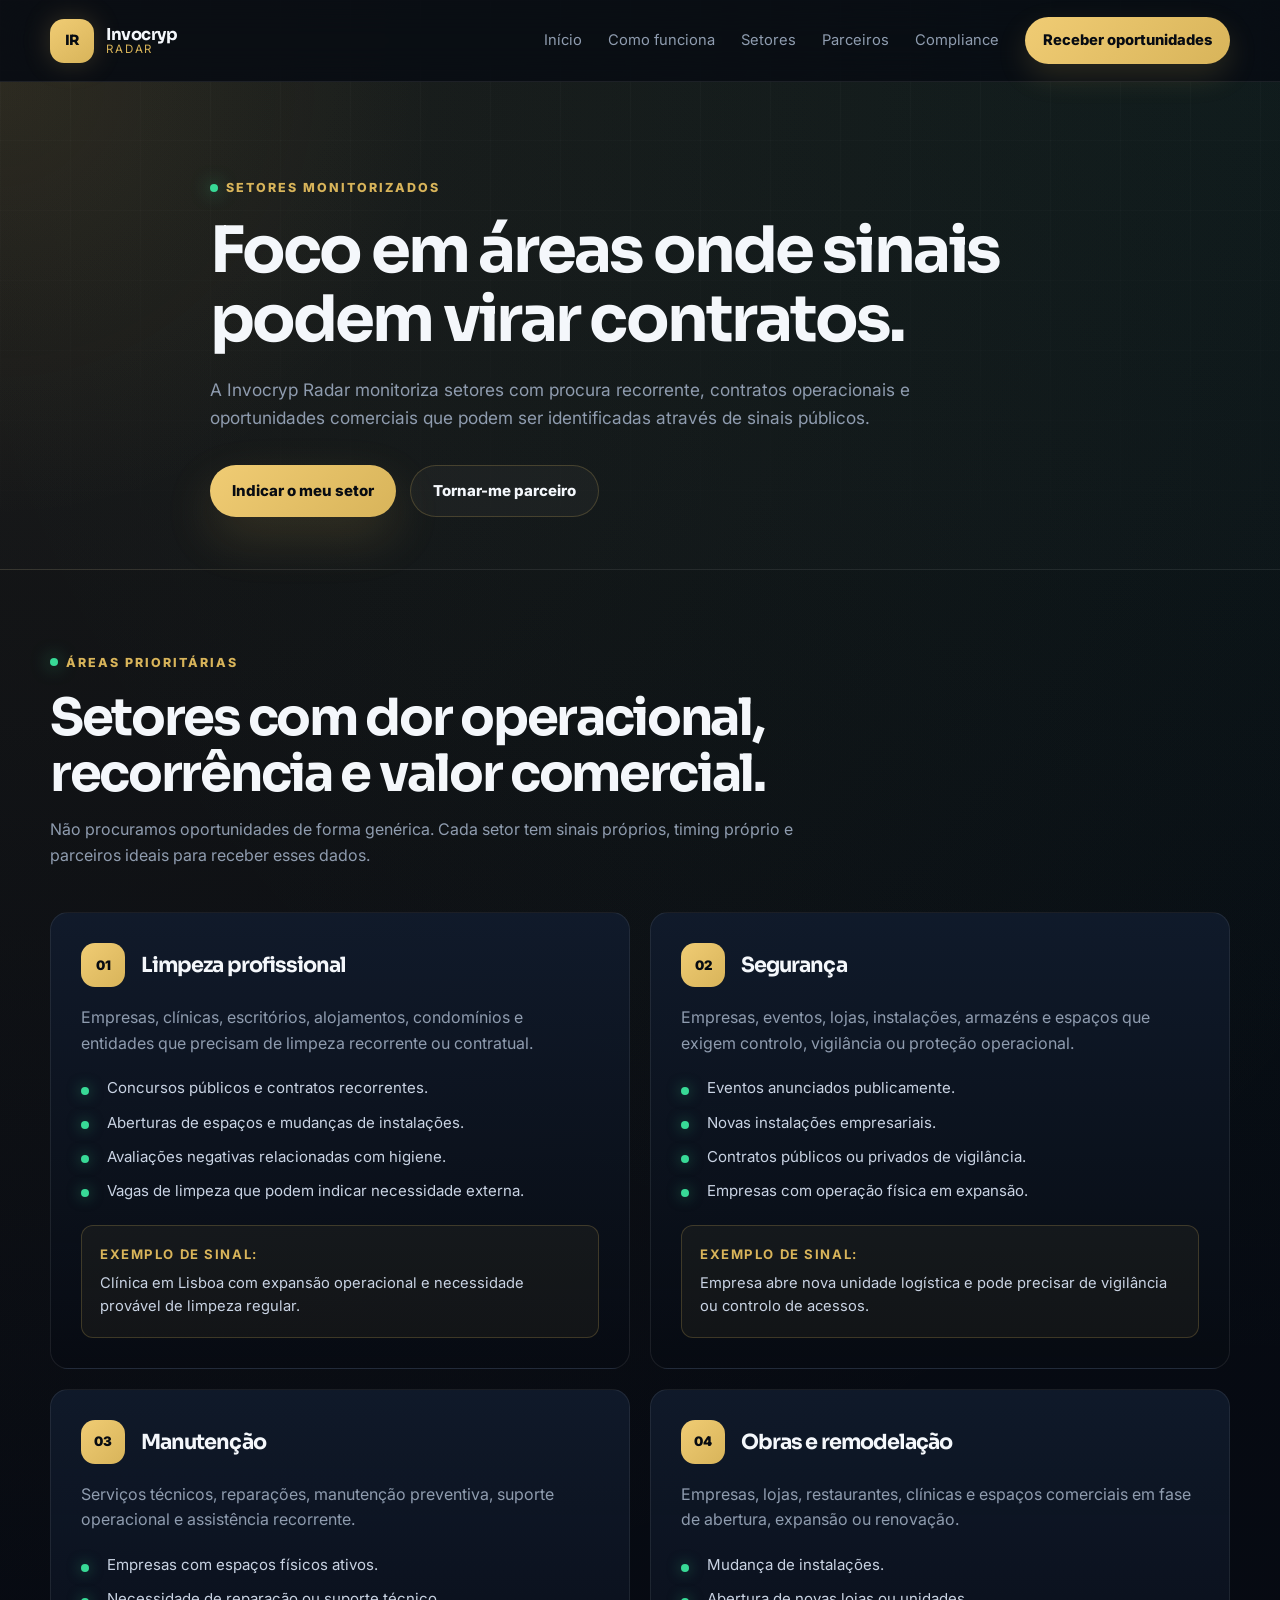
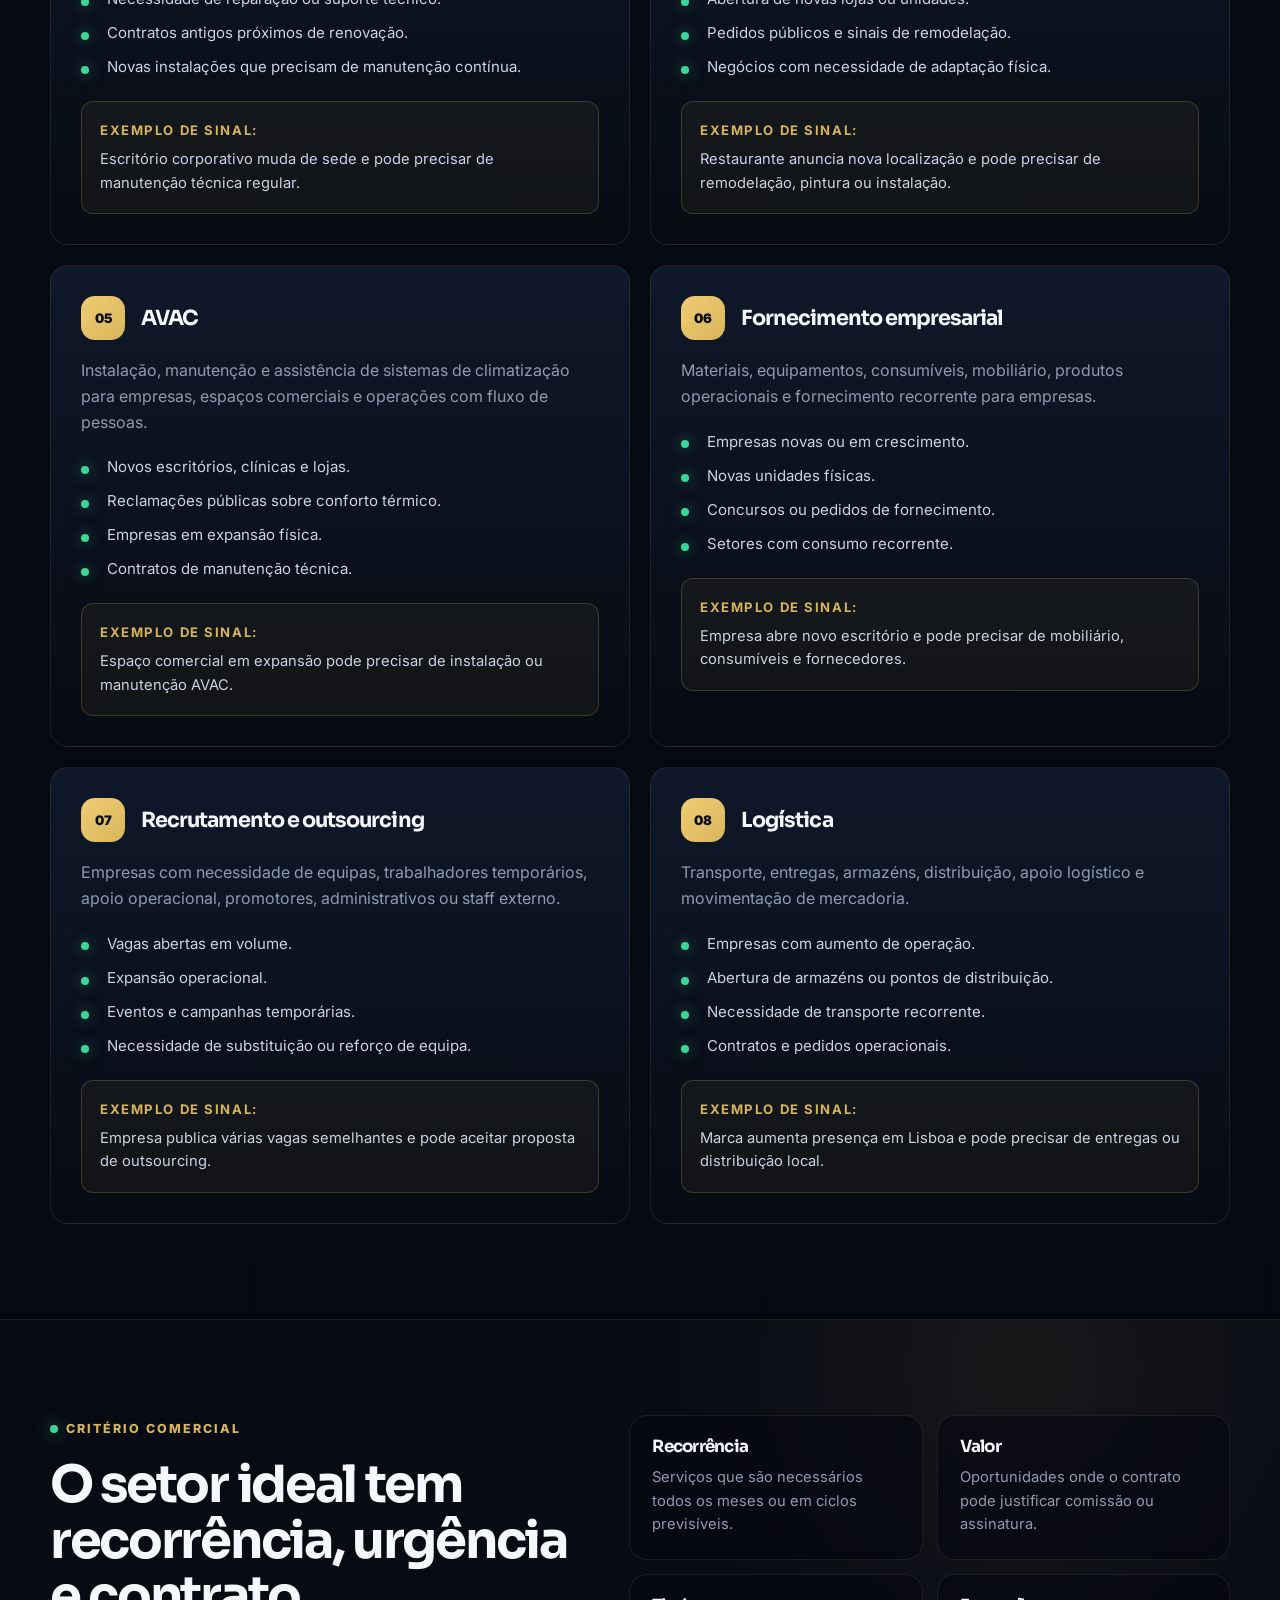
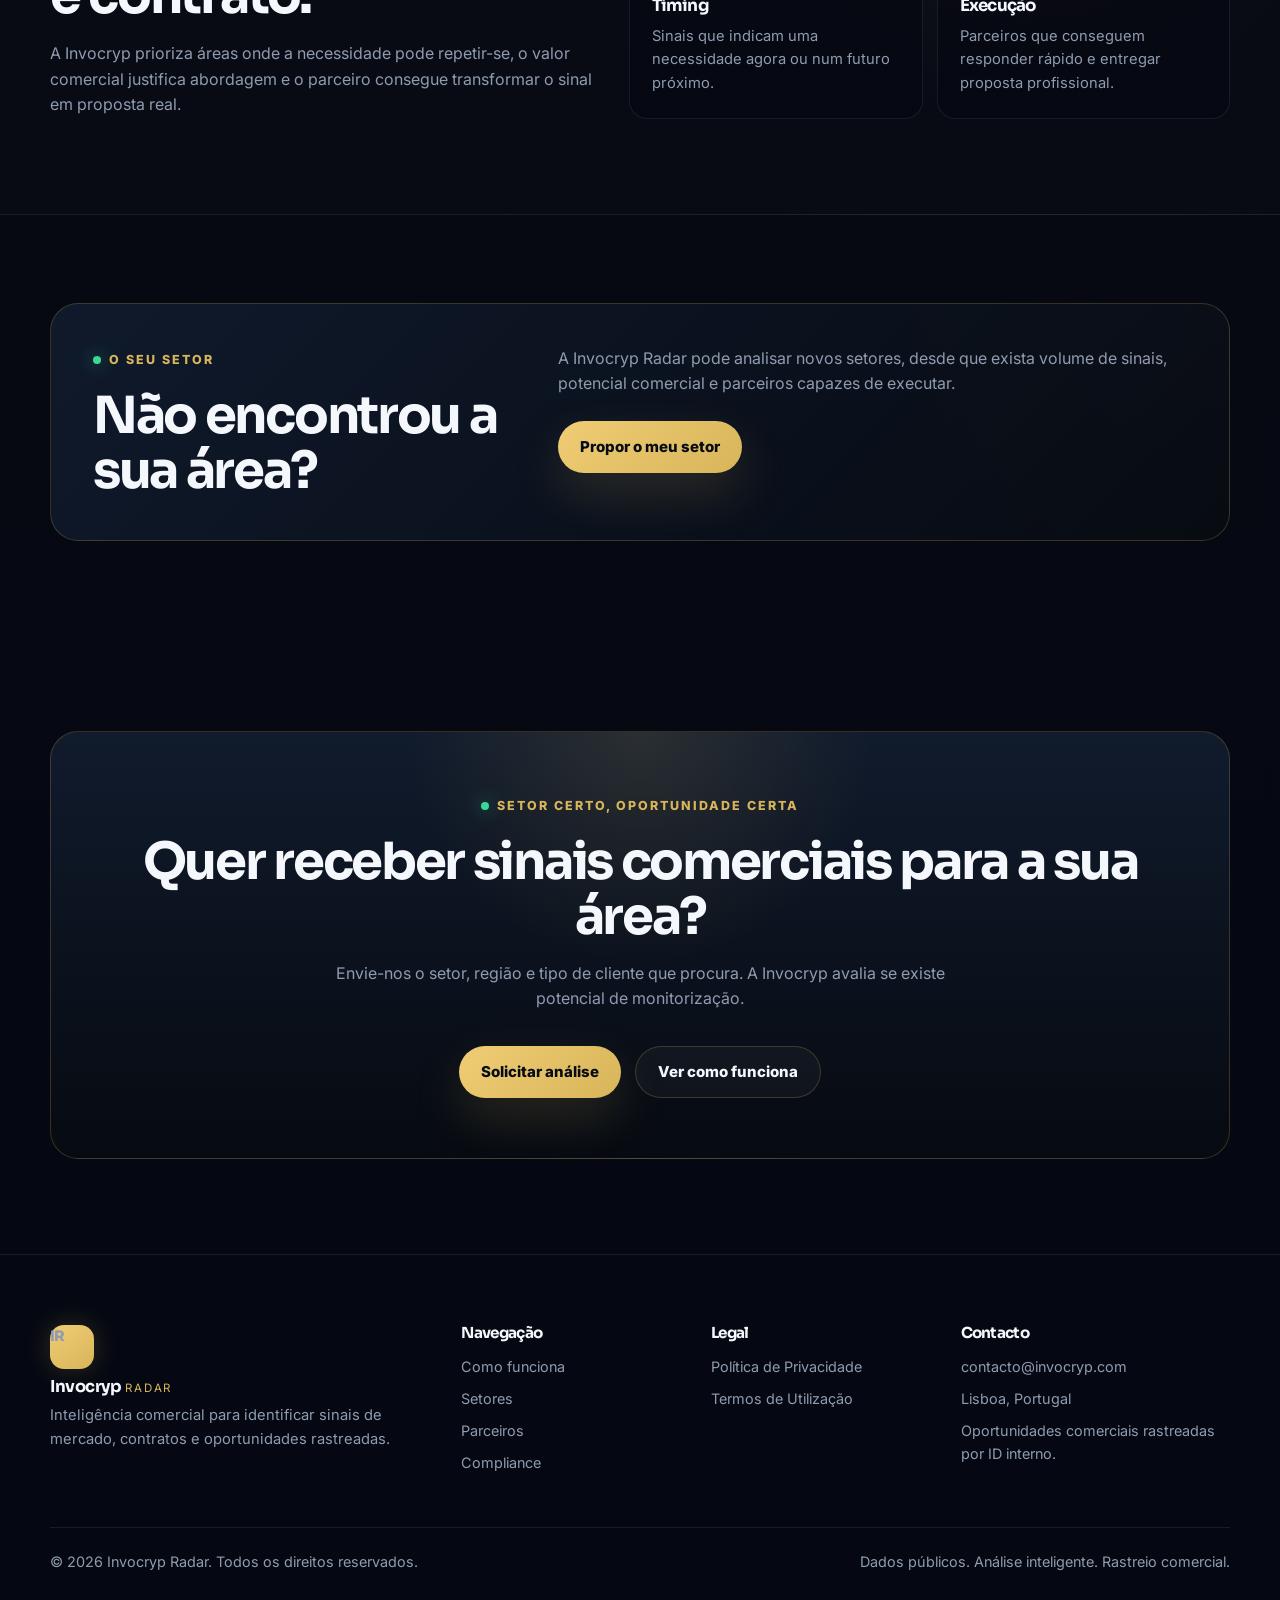
<file: setores/index.html>
<!DOCTYPE html>
<html lang="pt-PT">
<head>
  <meta charset="UTF-8" />
  <meta name="viewport" content="width=device-width, initial-scale=1.0" />

  <title>Setores — Invocryp Radar</title>

  <meta
    name="description"
    content="Conheça os setores monitorizados pela Invocryp Radar: limpeza, segurança, manutenção, obras, AVAC, fornecimento empresarial, outsourcing e logística."
  />

  <meta name="author" content="Invocryp Radar" />
  <meta name="robots" content="index, follow" />

  <meta property="og:title" content="Setores — Invocryp Radar" />
  <meta
    property="og:description"
    content="Áreas onde a Invocryp Radar identifica sinais comerciais que podem virar oportunidades."
  />
  <meta property="og:type" content="website" />
  <meta property="og:url" content="https://invocryp.com/setores/" />
  <meta property="og:image" content="https://invocryp.com/assets/img/og-image.png" />

  <link rel="icon" type="image/png" href="/assets/img/favicon.png" />
  <link rel="apple-touch-icon" href="/assets/img/favicon.png" />

  <link rel="preconnect" href="https://fonts.googleapis.com" />
  <link rel="preconnect" href="https://fonts.gstatic.com" crossorigin />
  <link
    href="https://fonts.googleapis.com/css2?family=Inter:wght@400;500;600;700;800&family=Sora:wght@500;600;700;800&display=swap"
    rel="stylesheet"
  />

  <link rel="stylesheet" href="/assets/css/main.css" />
</head>

<body>
  <header class="site-header">
    <div class="container header-content">
      <a href="/" class="brand" aria-label="Página inicial da Invocryp Radar">
        <span class="brand-mark">IR</span>
        <span class="brand-text">
          <strong>Invocryp</strong>
          <small>Radar</small>
        </span>
      </a>

      <button class="menu-toggle" type="button" aria-label="Abrir menu">
        <span></span>
        <span></span>
        <span></span>
      </button>

      <nav class="main-nav" aria-label="Menu principal">
        <a href="/">Início</a>
        <a href="/como-funciona/">Como funciona</a>
        <a href="/setores/">Setores</a>
        <a href="/parceiros/">Parceiros</a>
        <a href="/compliance/">Compliance</a>
        <a href="/contacto/" class="nav-cta">Receber oportunidades</a>
      </nav>
    </div>
  </header>

  <main>
    <section class="page-hero">
      <div class="container page-hero-content">
        <span class="eyebrow">Setores monitorizados</span>

        <h1>Foco em áreas onde sinais podem virar contratos.</h1>

        <p>
          A Invocryp Radar monitoriza setores com procura recorrente, contratos
          operacionais e oportunidades comerciais que podem ser identificadas
          através de sinais públicos.
        </p>

        <div class="hero-actions">
          <a href="/contacto/" class="btn btn-primary">Indicar o meu setor</a>
          <a href="/parceiros/" class="btn btn-secondary">Tornar-me parceiro</a>
        </div>
      </div>
    </section>

    <section class="section sectors-overview-section">
      <div class="container">
        <div class="section-heading">
          <span class="eyebrow">Áreas prioritárias</span>
          <h2>Setores com dor operacional, recorrência e valor comercial.</h2>
          <p>
            Não procuramos oportunidades de forma genérica. Cada setor tem sinais
            próprios, timing próprio e parceiros ideais para receber esses dados.
          </p>
        </div>

        <div class="sector-detail-grid">
          <article class="sector-detail-card">
            <div class="sector-card-top">
              <span>01</span>
              <h3>Limpeza profissional</h3>
            </div>

            <p>
              Empresas, clínicas, escritórios, alojamentos, condomínios e entidades
              que precisam de limpeza recorrente ou contratual.
            </p>

            <ul>
              <li>Concursos públicos e contratos recorrentes.</li>
              <li>Aberturas de espaços e mudanças de instalações.</li>
              <li>Avaliações negativas relacionadas com higiene.</li>
              <li>Vagas de limpeza que podem indicar necessidade externa.</li>
            </ul>

            <div class="sector-example">
              <strong>Exemplo de sinal:</strong>
              <span>Clínica em Lisboa com expansão operacional e necessidade provável de limpeza regular.</span>
            </div>
          </article>

          <article class="sector-detail-card">
            <div class="sector-card-top">
              <span>02</span>
              <h3>Segurança</h3>
            </div>

            <p>
              Empresas, eventos, lojas, instalações, armazéns e espaços que exigem
              controlo, vigilância ou proteção operacional.
            </p>

            <ul>
              <li>Eventos anunciados publicamente.</li>
              <li>Novas instalações empresariais.</li>
              <li>Contratos públicos ou privados de vigilância.</li>
              <li>Empresas com operação física em expansão.</li>
            </ul>

            <div class="sector-example">
              <strong>Exemplo de sinal:</strong>
              <span>Empresa abre nova unidade logística e pode precisar de vigilância ou controlo de acessos.</span>
            </div>
          </article>

          <article class="sector-detail-card">
            <div class="sector-card-top">
              <span>03</span>
              <h3>Manutenção</h3>
            </div>

            <p>
              Serviços técnicos, reparações, manutenção preventiva, suporte
              operacional e assistência recorrente.
            </p>

            <ul>
              <li>Empresas com espaços físicos ativos.</li>
              <li>Necessidade de reparação ou suporte técnico.</li>
              <li>Contratos antigos próximos de renovação.</li>
              <li>Novas instalações que precisam de manutenção contínua.</li>
            </ul>

            <div class="sector-example">
              <strong>Exemplo de sinal:</strong>
              <span>Escritório corporativo muda de sede e pode precisar de manutenção técnica regular.</span>
            </div>
          </article>

          <article class="sector-detail-card">
            <div class="sector-card-top">
              <span>04</span>
              <h3>Obras e remodelação</h3>
            </div>

            <p>
              Empresas, lojas, restaurantes, clínicas e espaços comerciais em fase
              de abertura, expansão ou renovação.
            </p>

            <ul>
              <li>Mudança de instalações.</li>
              <li>Abertura de novas lojas ou unidades.</li>
              <li>Pedidos públicos e sinais de remodelação.</li>
              <li>Negócios com necessidade de adaptação física.</li>
            </ul>

            <div class="sector-example">
              <strong>Exemplo de sinal:</strong>
              <span>Restaurante anuncia nova localização e pode precisar de remodelação, pintura ou instalação.</span>
            </div>
          </article>

          <article class="sector-detail-card">
            <div class="sector-card-top">
              <span>05</span>
              <h3>AVAC</h3>
            </div>

            <p>
              Instalação, manutenção e assistência de sistemas de climatização para
              empresas, espaços comerciais e operações com fluxo de pessoas.
            </p>

            <ul>
              <li>Novos escritórios, clínicas e lojas.</li>
              <li>Reclamações públicas sobre conforto térmico.</li>
              <li>Empresas em expansão física.</li>
              <li>Contratos de manutenção técnica.</li>
            </ul>

            <div class="sector-example">
              <strong>Exemplo de sinal:</strong>
              <span>Espaço comercial em expansão pode precisar de instalação ou manutenção AVAC.</span>
            </div>
          </article>

          <article class="sector-detail-card">
            <div class="sector-card-top">
              <span>06</span>
              <h3>Fornecimento empresarial</h3>
            </div>

            <p>
              Materiais, equipamentos, consumíveis, mobiliário, produtos operacionais
              e fornecimento recorrente para empresas.
            </p>

            <ul>
              <li>Empresas novas ou em crescimento.</li>
              <li>Novas unidades físicas.</li>
              <li>Concursos ou pedidos de fornecimento.</li>
              <li>Setores com consumo recorrente.</li>
            </ul>

            <div class="sector-example">
              <strong>Exemplo de sinal:</strong>
              <span>Empresa abre novo escritório e pode precisar de mobiliário, consumíveis e fornecedores.</span>
            </div>
          </article>

          <article class="sector-detail-card">
            <div class="sector-card-top">
              <span>07</span>
              <h3>Recrutamento e outsourcing</h3>
            </div>

            <p>
              Empresas com necessidade de equipas, trabalhadores temporários, apoio
              operacional, promotores, administrativos ou staff externo.
            </p>

            <ul>
              <li>Vagas abertas em volume.</li>
              <li>Expansão operacional.</li>
              <li>Eventos e campanhas temporárias.</li>
              <li>Necessidade de substituição ou reforço de equipa.</li>
            </ul>

            <div class="sector-example">
              <strong>Exemplo de sinal:</strong>
              <span>Empresa publica várias vagas semelhantes e pode aceitar proposta de outsourcing.</span>
            </div>
          </article>

          <article class="sector-detail-card">
            <div class="sector-card-top">
              <span>08</span>
              <h3>Logística</h3>
            </div>

            <p>
              Transporte, entregas, armazéns, distribuição, apoio logístico e
              movimentação de mercadoria.
            </p>

            <ul>
              <li>Empresas com aumento de operação.</li>
              <li>Abertura de armazéns ou pontos de distribuição.</li>
              <li>Necessidade de transporte recorrente.</li>
              <li>Contratos e pedidos operacionais.</li>
            </ul>

            <div class="sector-example">
              <strong>Exemplo de sinal:</strong>
              <span>Marca aumenta presença em Lisboa e pode precisar de entregas ou distribuição local.</span>
            </div>
          </article>
        </div>
      </div>
    </section>

    <section class="section sector-criteria-section">
      <div class="container criteria-box">
        <div class="criteria-copy">
          <span class="eyebrow">Critério comercial</span>
          <h2>O setor ideal tem recorrência, urgência e contrato.</h2>

          <p>
            A Invocryp prioriza áreas onde a necessidade pode repetir-se, o valor
            comercial justifica abordagem e o parceiro consegue transformar o sinal
            em proposta real.
          </p>
        </div>

        <div class="criteria-grid">
          <article class="quality-card">
            <h3>Recorrência</h3>
            <p>Serviços que são necessários todos os meses ou em ciclos previsíveis.</p>
          </article>

          <article class="quality-card">
            <h3>Valor</h3>
            <p>Oportunidades onde o contrato pode justificar comissão ou assinatura.</p>
          </article>

          <article class="quality-card">
            <h3>Timing</h3>
            <p>Sinais que indicam uma necessidade agora ou num futuro próximo.</p>
          </article>

          <article class="quality-card">
            <h3>Execução</h3>
            <p>Parceiros que conseguem responder rápido e entregar proposta profissional.</p>
          </article>
        </div>
      </div>
    </section>

    <section class="section sector-partner-section">
      <div class="container sector-partner-grid">
        <div>
          <span class="eyebrow">O seu setor</span>
          <h2>Não encontrou a sua área?</h2>
        </div>

        <div>
          <p>
            A Invocryp Radar pode analisar novos setores, desde que exista volume
            de sinais, potencial comercial e parceiros capazes de executar.
          </p>

          <a href="/contacto/" class="btn btn-primary">Propor o meu setor</a>
        </div>
      </div>
    </section>

    <section class="final-cta">
      <div class="container final-cta-box">
        <span class="eyebrow">Setor certo, oportunidade certa</span>
        <h2>Quer receber sinais comerciais para a sua área?</h2>
        <p>
          Envie-nos o setor, região e tipo de cliente que procura. A Invocryp
          avalia se existe potencial de monitorização.
        </p>

        <div class="hero-actions">
          <a href="/contacto/" class="btn btn-primary">Solicitar análise</a>
          <a href="/como-funciona/" class="btn btn-secondary">Ver como funciona</a>
        </div>
      </div>
    </section>
  </main>

  <footer class="site-footer">
    <div class="container footer-grid">
      <div>
        <a href="/" class="brand footer-brand" aria-label="Invocryp Radar">
          <span class="brand-mark">IR</span>
          <span class="brand-text">
            <strong>Invocryp</strong>
            <small>Radar</small>
          </span>
        </a>

        <p>
          Inteligência comercial para identificar sinais de mercado, contratos e
          oportunidades rastreadas.
        </p>
      </div>

      <div>
        <h4>Navegação</h4>
        <a href="/como-funciona/">Como funciona</a>
        <a href="/setores/">Setores</a>
        <a href="/parceiros/">Parceiros</a>
        <a href="/compliance/">Compliance</a>
      </div>

      <div>
        <h4>Legal</h4>
        <a href="/politica-privacidade/">Política de Privacidade</a>
        <a href="/termos/">Termos de Utilização</a>
      </div>

      <div>
        <h4>Contacto</h4>
        <a href="mailto:contacto@invocryp.com">contacto@invocryp.com</a>
        <span>Lisboa, Portugal</span>
        <span>Oportunidades comerciais rastreadas por ID interno.</span>
      </div>
    </div>

    <div class="container footer-bottom">
      <span>© 2026 Invocryp Radar. Todos os direitos reservados.</span>
      <span>Dados públicos. Análise inteligente. Rastreio comercial.</span>
    </div>
  </footer>

  <script src="/assets/js/main.js"></script>
</body>
</html>
</file>
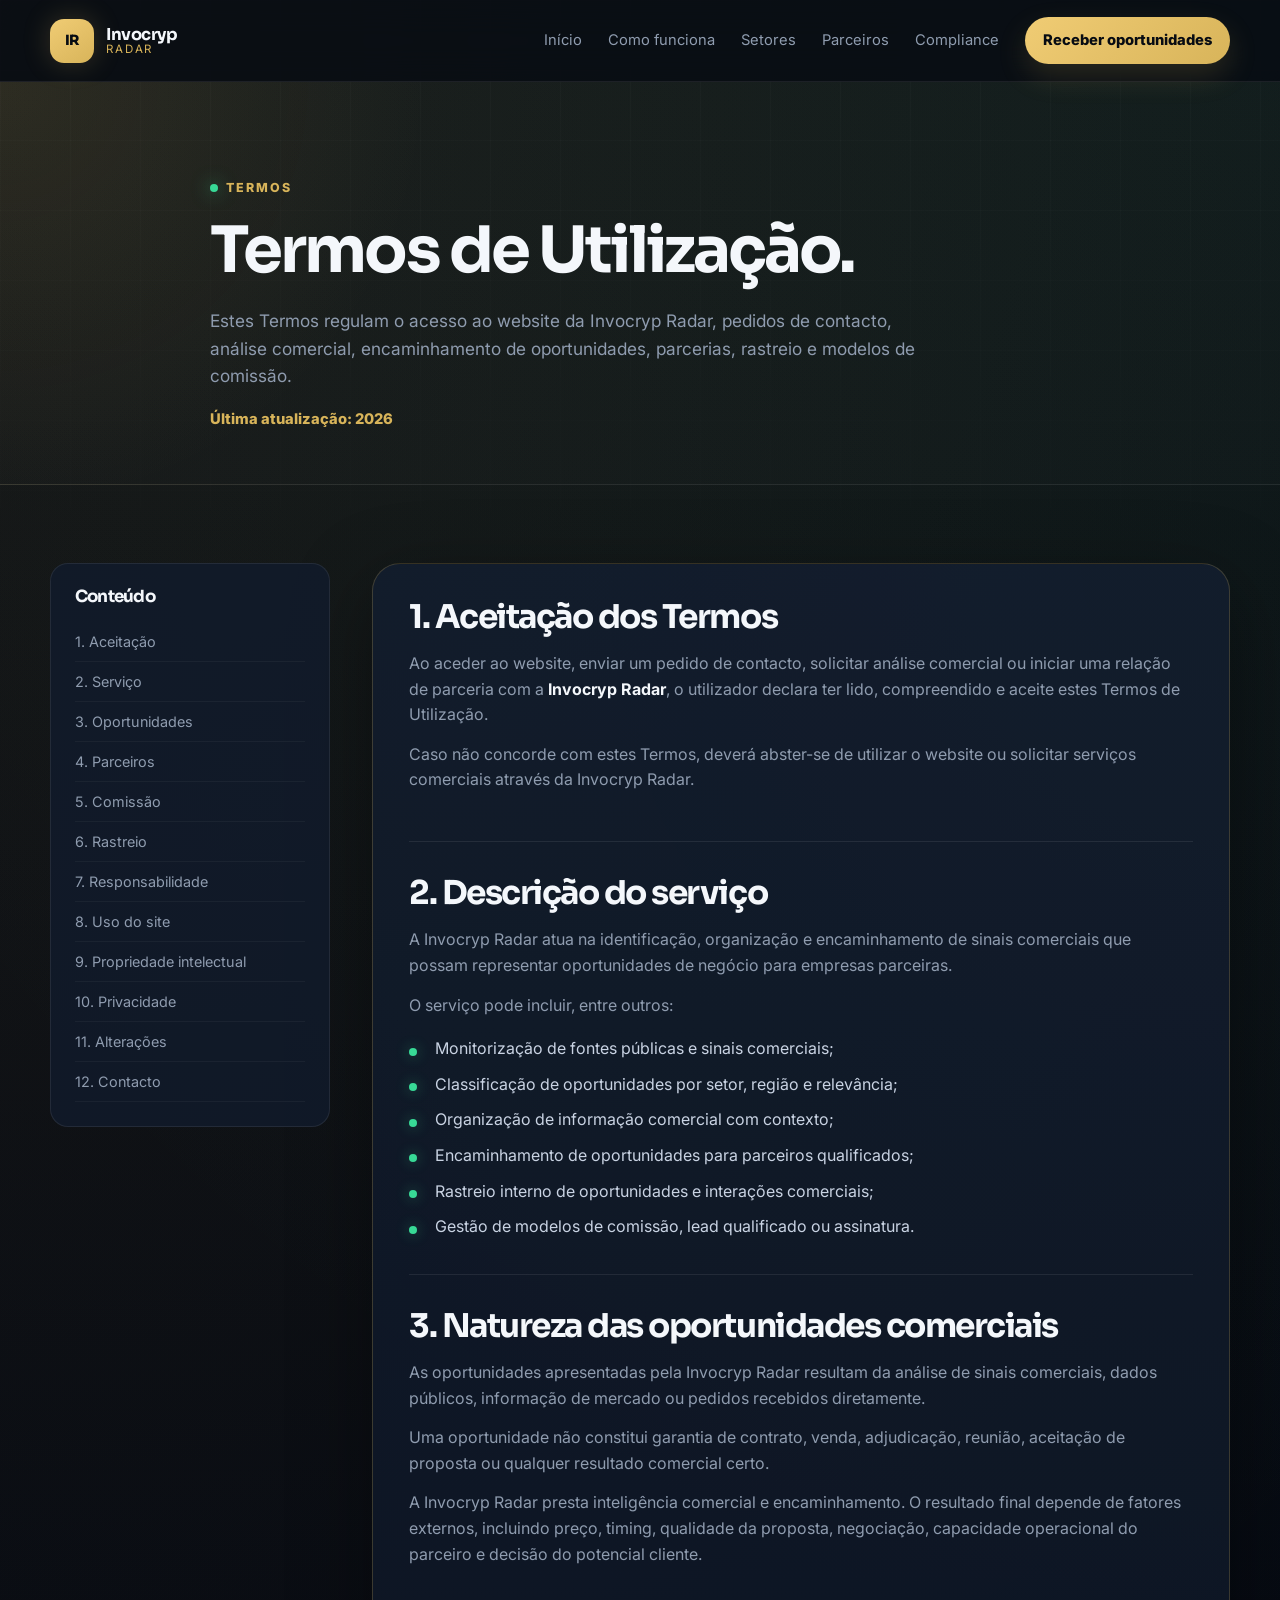
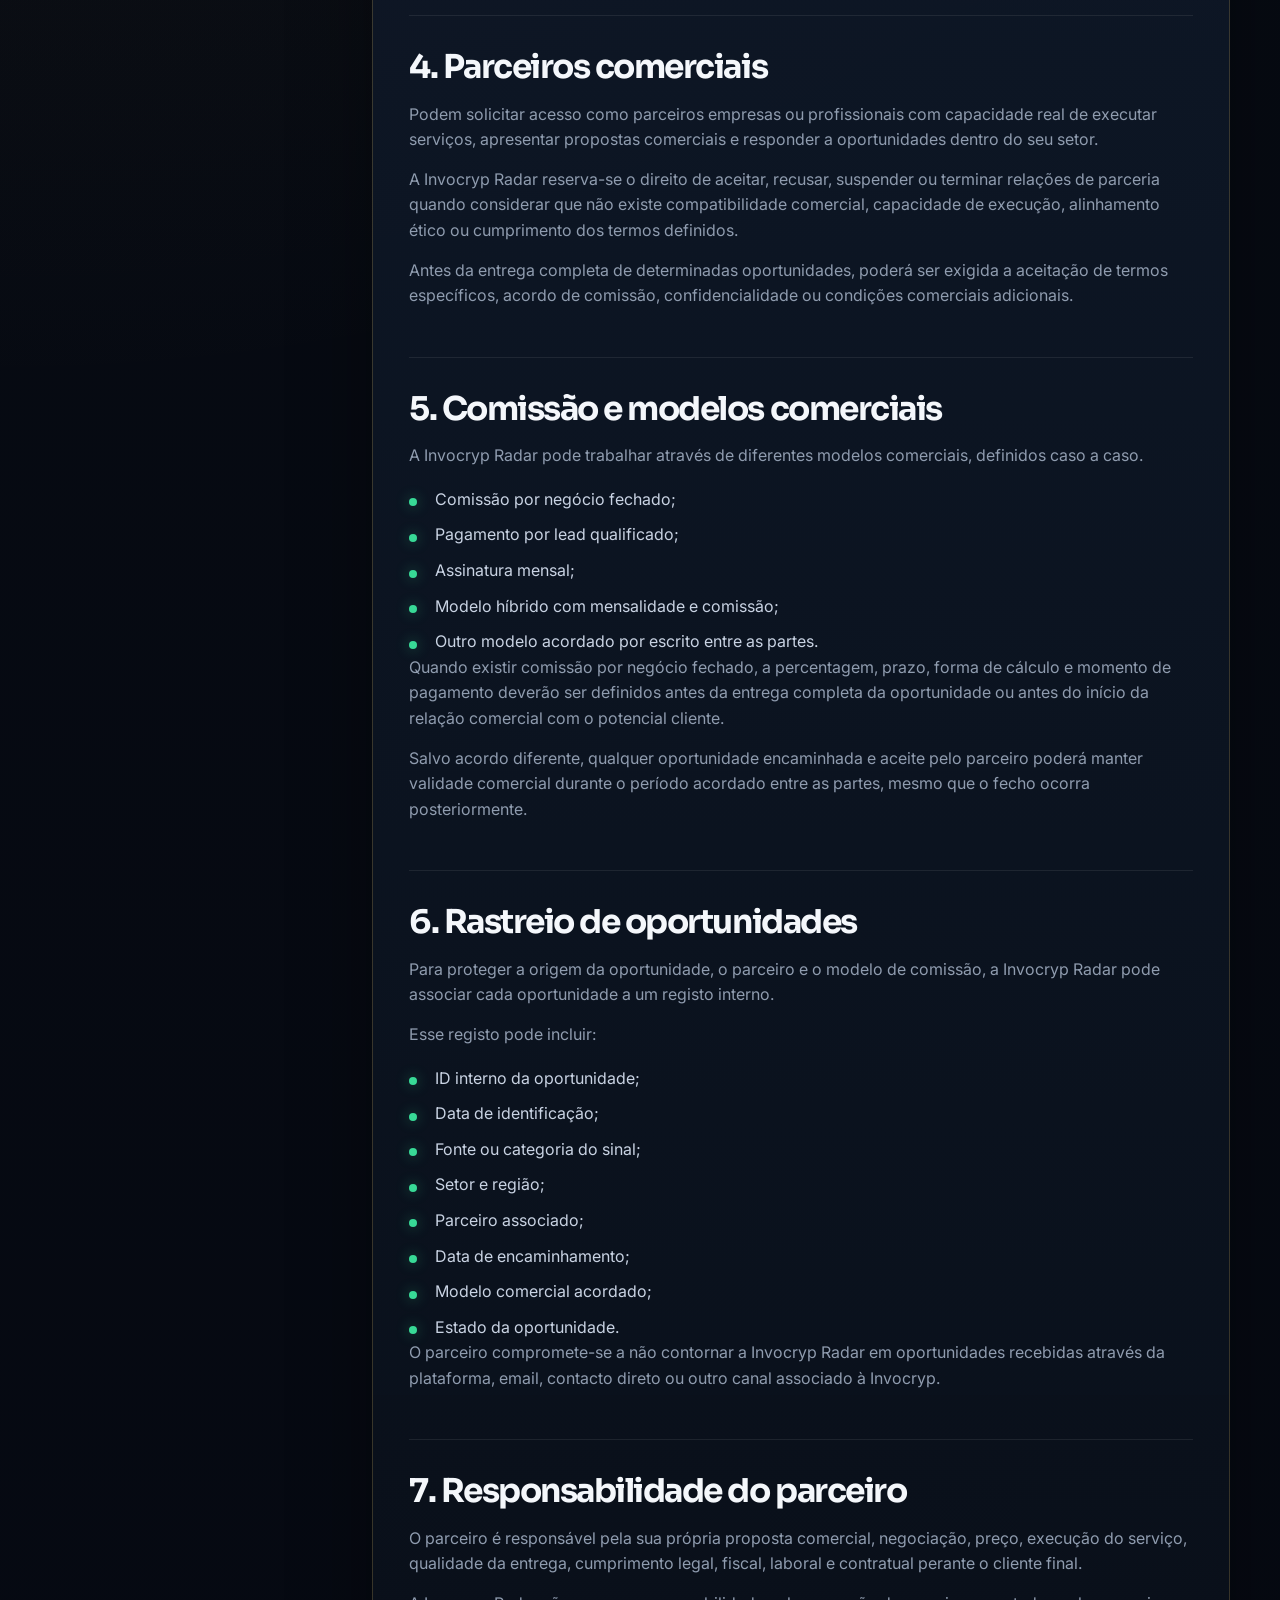
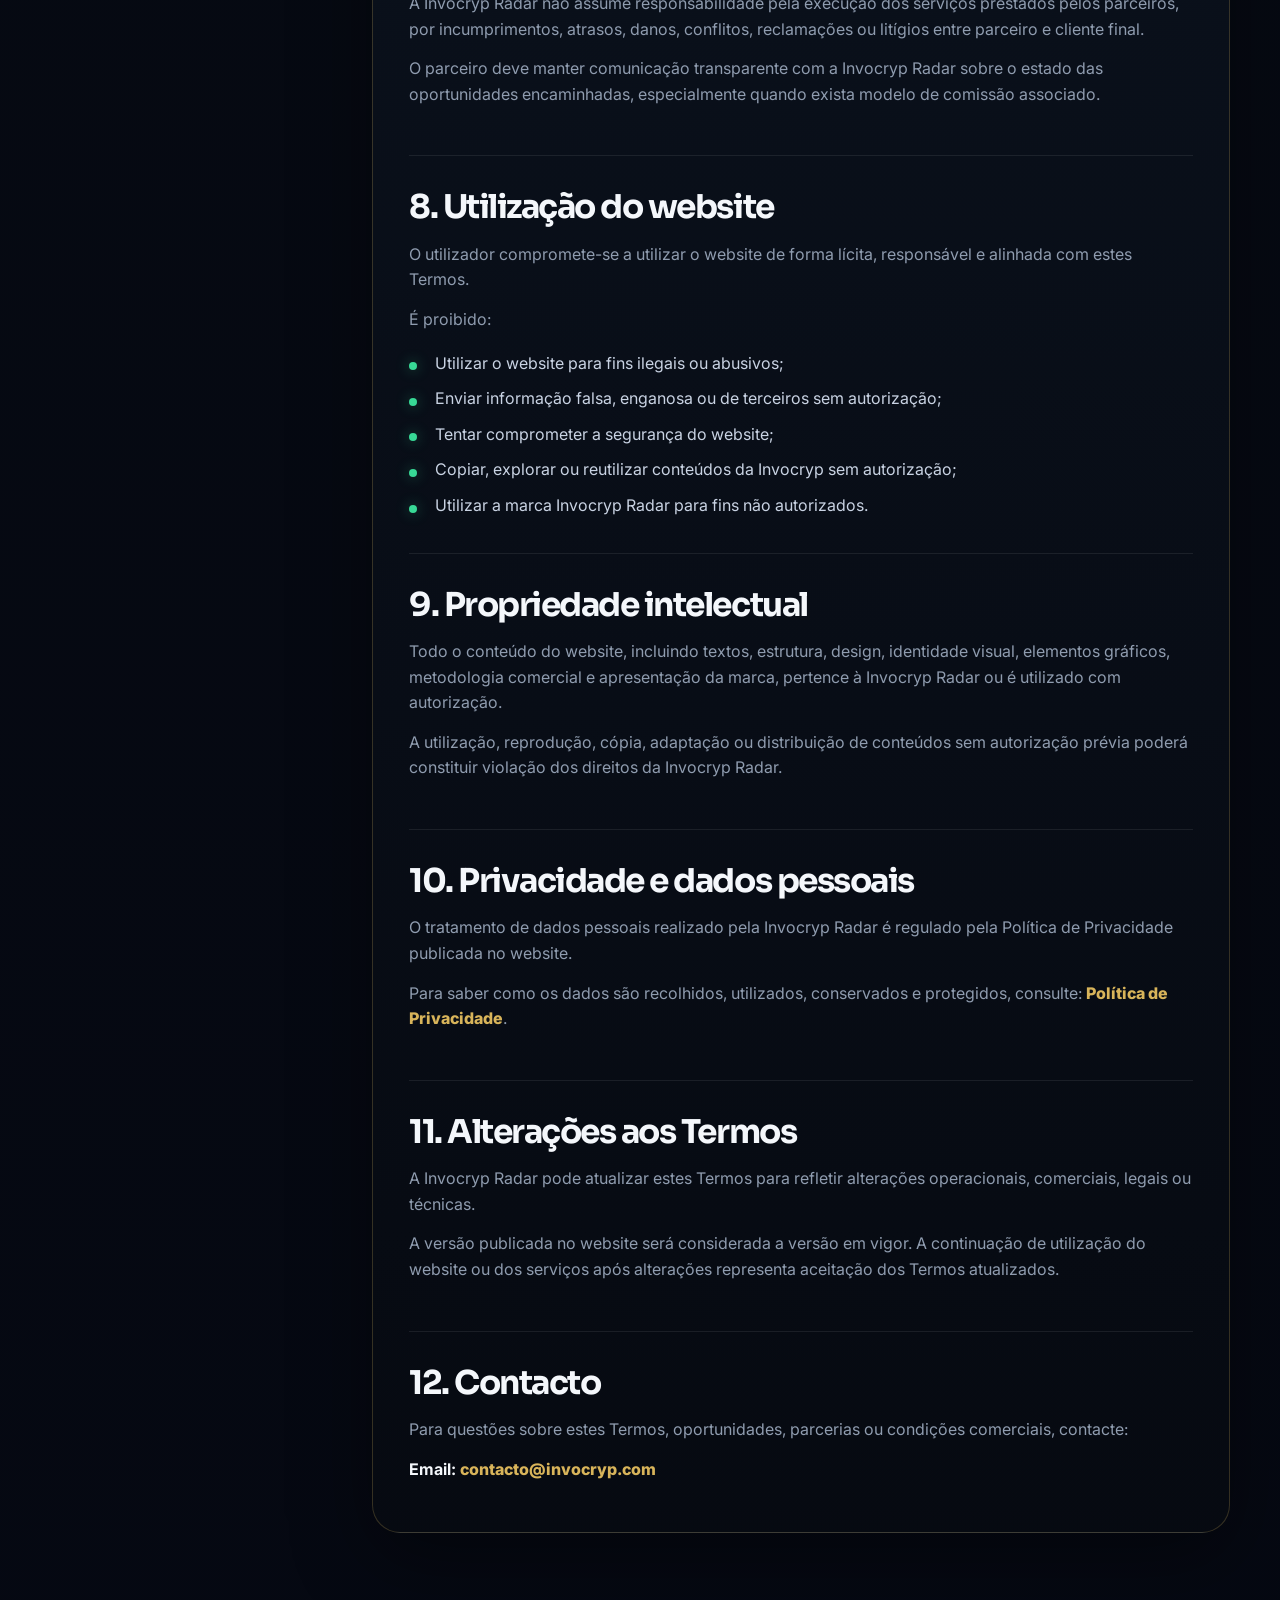
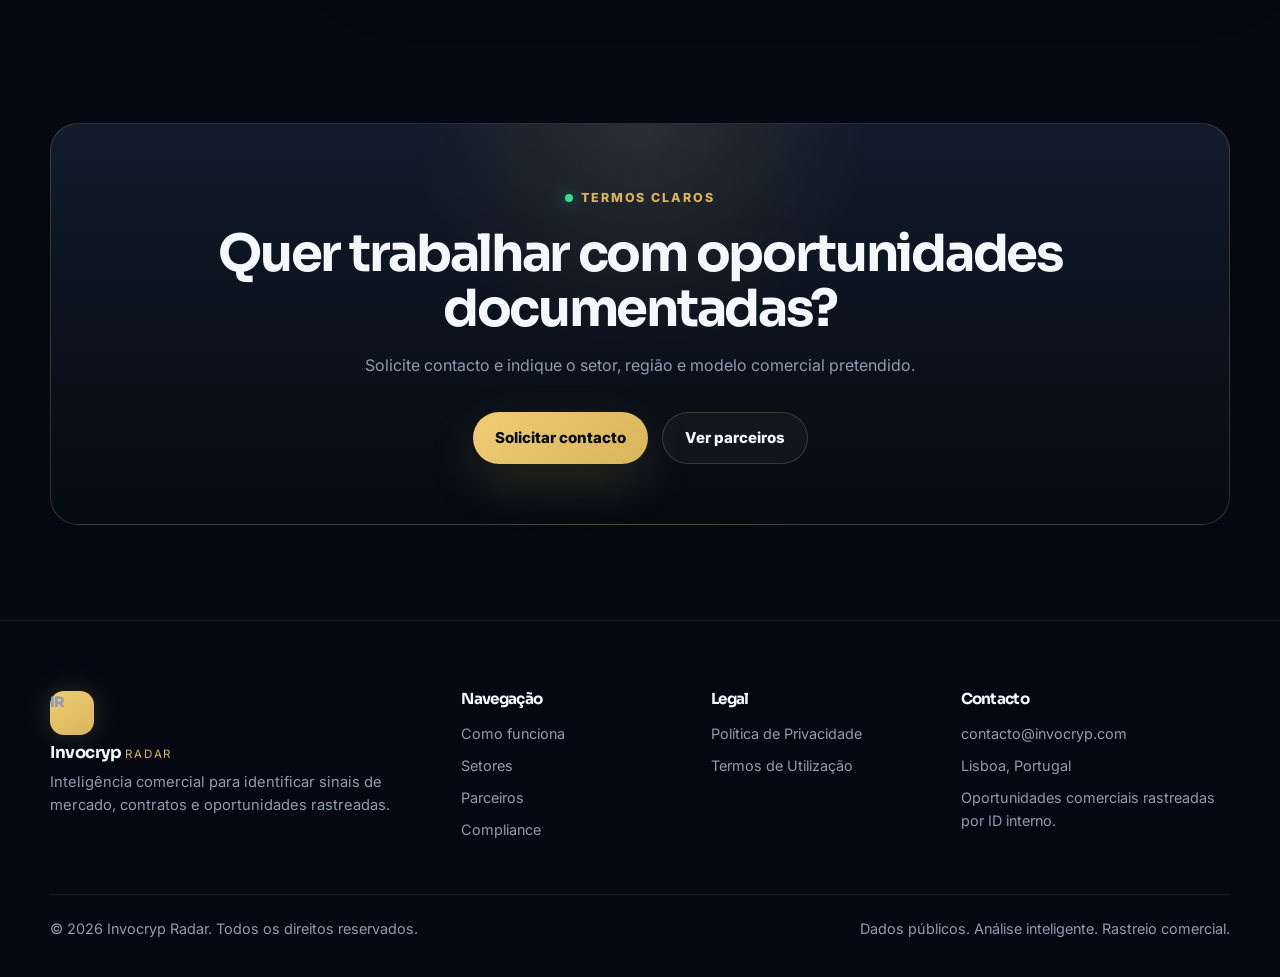
<file: termos/index.html>
<!DOCTYPE html>
<html lang="pt-PT">
<head>
  <meta charset="UTF-8" />
  <meta name="viewport" content="width=device-width, initial-scale=1.0" />

  <title>Termos de Utilização — Invocryp Radar</title>

  <meta
    name="description"
    content="Termos de Utilização da Invocryp Radar. Condições de acesso ao site, utilização dos serviços, oportunidades comerciais, parceiros, comissão e rastreio."
  />

  <meta name="author" content="Invocryp Radar" />
  <meta name="robots" content="index, follow" />

  <meta property="og:title" content="Termos de Utilização — Invocryp Radar" />
  <meta
    property="og:description"
    content="Conheça os termos aplicáveis ao uso do website, pedidos de contacto, oportunidades comerciais e parcerias com a Invocryp Radar."
  />
  <meta property="og:type" content="website" />
  <meta property="og:url" content="https://invocryp.com/termos/" />
  <meta property="og:image" content="https://invocryp.com/assets/img/og-image.png" />

  <link rel="icon" type="image/png" href="/assets/img/favicon.png" />
  <link rel="apple-touch-icon" href="/assets/img/favicon.png" />

  <link rel="preconnect" href="https://fonts.googleapis.com" />
  <link rel="preconnect" href="https://fonts.gstatic.com" crossorigin />
  <link
    href="https://fonts.googleapis.com/css2?family=Inter:wght@400;500;600;700;800&family=Sora:wght@500;600;700;800&display=swap"
    rel="stylesheet"
  />

  <link rel="stylesheet" href="/assets/css/main.css" />
</head>

<body>
  <header class="site-header">
    <div class="container header-content">
      <a href="/" class="brand" aria-label="Página inicial da Invocryp Radar">
        <span class="brand-mark">IR</span>
        <span class="brand-text">
          <strong>Invocryp</strong>
          <small>Radar</small>
        </span>
      </a>

      <button class="menu-toggle" type="button" aria-label="Abrir menu">
        <span></span>
        <span></span>
        <span></span>
      </button>

      <nav class="main-nav" aria-label="Menu principal">
        <a href="/">Início</a>
        <a href="/como-funciona/">Como funciona</a>
        <a href="/setores/">Setores</a>
        <a href="/parceiros/">Parceiros</a>
        <a href="/compliance/">Compliance</a>
        <a href="/contacto/" class="nav-cta">Receber oportunidades</a>
      </nav>
    </div>
  </header>

  <main>
    <section class="page-hero legal-hero">
      <div class="container page-hero-content">
        <span class="eyebrow">Termos</span>

        <h1>Termos de Utilização.</h1>

        <p>
          Estes Termos regulam o acesso ao website da Invocryp Radar, pedidos
          de contacto, análise comercial, encaminhamento de oportunidades,
          parcerias, rastreio e modelos de comissão.
        </p>

        <p class="legal-updated">
          Última atualização: 2026
        </p>
      </div>
    </section>

    <section class="section legal-section">
      <div class="container legal-layout">
        <aside class="legal-toc">
          <h3>Conteúdo</h3>
          <a href="#aceitacao">1. Aceitação</a>
          <a href="#servico">2. Serviço</a>
          <a href="#oportunidades">3. Oportunidades</a>
          <a href="#parceiros">4. Parceiros</a>
          <a href="#comissao">5. Comissão</a>
          <a href="#rastreio">6. Rastreio</a>
          <a href="#responsabilidade">7. Responsabilidade</a>
          <a href="#utilizacao">8. Uso do site</a>
          <a href="#propriedade">9. Propriedade intelectual</a>
          <a href="#privacidade">10. Privacidade</a>
          <a href="#alteracoes">11. Alterações</a>
          <a href="#contacto">12. Contacto</a>
        </aside>

        <article class="legal-content">
          <section id="aceitacao" class="legal-block">
            <h2>1. Aceitação dos Termos</h2>
            <p>
              Ao aceder ao website, enviar um pedido de contacto, solicitar
              análise comercial ou iniciar uma relação de parceria com a
              <strong>Invocryp Radar</strong>, o utilizador declara ter lido,
              compreendido e aceite estes Termos de Utilização.
            </p>

            <p>
              Caso não concorde com estes Termos, deverá abster-se de utilizar
              o website ou solicitar serviços comerciais através da Invocryp Radar.
            </p>
          </section>

          <section id="servico" class="legal-block">
            <h2>2. Descrição do serviço</h2>
            <p>
              A Invocryp Radar atua na identificação, organização e encaminhamento
              de sinais comerciais que possam representar oportunidades de negócio
              para empresas parceiras.
            </p>

            <p>
              O serviço pode incluir, entre outros:
            </p>

            <ul>
              <li>Monitorização de fontes públicas e sinais comerciais;</li>
              <li>Classificação de oportunidades por setor, região e relevância;</li>
              <li>Organização de informação comercial com contexto;</li>
              <li>Encaminhamento de oportunidades para parceiros qualificados;</li>
              <li>Rastreio interno de oportunidades e interações comerciais;</li>
              <li>Gestão de modelos de comissão, lead qualificado ou assinatura.</li>
            </ul>
          </section>

          <section id="oportunidades" class="legal-block">
            <h2>3. Natureza das oportunidades comerciais</h2>
            <p>
              As oportunidades apresentadas pela Invocryp Radar resultam da análise
              de sinais comerciais, dados públicos, informação de mercado ou pedidos
              recebidos diretamente.
            </p>

            <p>
              Uma oportunidade não constitui garantia de contrato, venda, adjudicação,
              reunião, aceitação de proposta ou qualquer resultado comercial certo.
            </p>

            <p>
              A Invocryp Radar presta inteligência comercial e encaminhamento. O
              resultado final depende de fatores externos, incluindo preço, timing,
              qualidade da proposta, negociação, capacidade operacional do parceiro
              e decisão do potencial cliente.
            </p>
          </section>

          <section id="parceiros" class="legal-block">
            <h2>4. Parceiros comerciais</h2>
            <p>
              Podem solicitar acesso como parceiros empresas ou profissionais com
              capacidade real de executar serviços, apresentar propostas comerciais
              e responder a oportunidades dentro do seu setor.
            </p>

            <p>
              A Invocryp Radar reserva-se o direito de aceitar, recusar, suspender
              ou terminar relações de parceria quando considerar que não existe
              compatibilidade comercial, capacidade de execução, alinhamento ético
              ou cumprimento dos termos definidos.
            </p>

            <p>
              Antes da entrega completa de determinadas oportunidades, poderá ser
              exigida a aceitação de termos específicos, acordo de comissão,
              confidencialidade ou condições comerciais adicionais.
            </p>
          </section>

          <section id="comissao" class="legal-block">
            <h2>5. Comissão e modelos comerciais</h2>
            <p>
              A Invocryp Radar pode trabalhar através de diferentes modelos
              comerciais, definidos caso a caso.
            </p>

            <ul>
              <li>Comissão por negócio fechado;</li>
              <li>Pagamento por lead qualificado;</li>
              <li>Assinatura mensal;</li>
              <li>Modelo híbrido com mensalidade e comissão;</li>
              <li>Outro modelo acordado por escrito entre as partes.</li>
            </ul>

            <p>
              Quando existir comissão por negócio fechado, a percentagem, prazo,
              forma de cálculo e momento de pagamento deverão ser definidos antes
              da entrega completa da oportunidade ou antes do início da relação
              comercial com o potencial cliente.
            </p>

            <p>
              Salvo acordo diferente, qualquer oportunidade encaminhada e aceite
              pelo parceiro poderá manter validade comercial durante o período
              acordado entre as partes, mesmo que o fecho ocorra posteriormente.
            </p>
          </section>

          <section id="rastreio" class="legal-block">
            <h2>6. Rastreio de oportunidades</h2>
            <p>
              Para proteger a origem da oportunidade, o parceiro e o modelo de
              comissão, a Invocryp Radar pode associar cada oportunidade a um
              registo interno.
            </p>

            <p>
              Esse registo pode incluir:
            </p>

            <ul>
              <li>ID interno da oportunidade;</li>
              <li>Data de identificação;</li>
              <li>Fonte ou categoria do sinal;</li>
              <li>Setor e região;</li>
              <li>Parceiro associado;</li>
              <li>Data de encaminhamento;</li>
              <li>Modelo comercial acordado;</li>
              <li>Estado da oportunidade.</li>
            </ul>

            <p>
              O parceiro compromete-se a não contornar a Invocryp Radar em
              oportunidades recebidas através da plataforma, email, contacto direto
              ou outro canal associado à Invocryp.
            </p>
          </section>

          <section id="responsabilidade" class="legal-block">
            <h2>7. Responsabilidade do parceiro</h2>
            <p>
              O parceiro é responsável pela sua própria proposta comercial,
              negociação, preço, execução do serviço, qualidade da entrega,
              cumprimento legal, fiscal, laboral e contratual perante o cliente final.
            </p>

            <p>
              A Invocryp Radar não assume responsabilidade pela execução dos serviços
              prestados pelos parceiros, por incumprimentos, atrasos, danos, conflitos,
              reclamações ou litígios entre parceiro e cliente final.
            </p>

            <p>
              O parceiro deve manter comunicação transparente com a Invocryp Radar
              sobre o estado das oportunidades encaminhadas, especialmente quando
              exista modelo de comissão associado.
            </p>
          </section>

          <section id="utilizacao" class="legal-block">
            <h2>8. Utilização do website</h2>
            <p>
              O utilizador compromete-se a utilizar o website de forma lícita,
              responsável e alinhada com estes Termos.
            </p>

            <p>
              É proibido:
            </p>

            <ul>
              <li>Utilizar o website para fins ilegais ou abusivos;</li>
              <li>Enviar informação falsa, enganosa ou de terceiros sem autorização;</li>
              <li>Tentar comprometer a segurança do website;</li>
              <li>Copiar, explorar ou reutilizar conteúdos da Invocryp sem autorização;</li>
              <li>Utilizar a marca Invocryp Radar para fins não autorizados.</li>
            </ul>
          </section>

          <section id="propriedade" class="legal-block">
            <h2>9. Propriedade intelectual</h2>
            <p>
              Todo o conteúdo do website, incluindo textos, estrutura, design,
              identidade visual, elementos gráficos, metodologia comercial e
              apresentação da marca, pertence à Invocryp Radar ou é utilizado
              com autorização.
            </p>

            <p>
              A utilização, reprodução, cópia, adaptação ou distribuição de conteúdos
              sem autorização prévia poderá constituir violação dos direitos da
              Invocryp Radar.
            </p>
          </section>

          <section id="privacidade" class="legal-block">
            <h2>10. Privacidade e dados pessoais</h2>
            <p>
              O tratamento de dados pessoais realizado pela Invocryp Radar é regulado
              pela Política de Privacidade publicada no website.
            </p>

            <p>
              Para saber como os dados são recolhidos, utilizados, conservados e
              protegidos, consulte:
              <a href="/politica-privacidade/">Política de Privacidade</a>.
            </p>
          </section>

          <section id="alteracoes" class="legal-block">
            <h2>11. Alterações aos Termos</h2>
            <p>
              A Invocryp Radar pode atualizar estes Termos para refletir alterações
              operacionais, comerciais, legais ou técnicas.
            </p>

            <p>
              A versão publicada no website será considerada a versão em vigor.
              A continuação de utilização do website ou dos serviços após alterações
              representa aceitação dos Termos atualizados.
            </p>
          </section>

          <section id="contacto" class="legal-block">
            <h2>12. Contacto</h2>
            <p>
              Para questões sobre estes Termos, oportunidades, parcerias ou
              condições comerciais, contacte:
            </p>

            <p>
              <strong>Email:</strong>
              <a href="mailto:contacto@invocryp.com">contacto@invocryp.com</a>
            </p>
          </section>
        </article>
      </div>
    </section>

    <section class="final-cta">
      <div class="container final-cta-box">
        <span class="eyebrow">Termos claros</span>
        <h2>Quer trabalhar com oportunidades documentadas?</h2>
        <p>
          Solicite contacto e indique o setor, região e modelo comercial pretendido.
        </p>

        <div class="hero-actions">
          <a href="/contacto/" class="btn btn-primary">Solicitar contacto</a>
          <a href="/parceiros/" class="btn btn-secondary">Ver parceiros</a>
        </div>
      </div>
    </section>
  </main>

  <footer class="site-footer">
    <div class="container footer-grid">
      <div>
        <a href="/" class="brand footer-brand" aria-label="Invocryp Radar">
          <span class="brand-mark">IR</span>
          <span class="brand-text">
            <strong>Invocryp</strong>
            <small>Radar</small>
          </span>
        </a>

        <p>
          Inteligência comercial para identificar sinais de mercado, contratos e
          oportunidades rastreadas.
        </p>
      </div>

      <div>
        <h4>Navegação</h4>
        <a href="/como-funciona/">Como funciona</a>
        <a href="/setores/">Setores</a>
        <a href="/parceiros/">Parceiros</a>
        <a href="/compliance/">Compliance</a>
      </div>

      <div>
        <h4>Legal</h4>
        <a href="/politica-privacidade/">Política de Privacidade</a>
        <a href="/termos/">Termos de Utilização</a>
      </div>

      <div>
        <h4>Contacto</h4>
        <a href="mailto:contacto@invocryp.com">contacto@invocryp.com</a>
        <span>Lisboa, Portugal</span>
        <span>Oportunidades comerciais rastreadas por ID interno.</span>
      </div>
    </div>

    <div class="container footer-bottom">
      <span>© 2026 Invocryp Radar. Todos os direitos reservados.</span>
      <span>Dados públicos. Análise inteligente. Rastreio comercial.</span>
    </div>
  </footer>

  <script src="/assets/js/main.js"></script>
</body>
</html>
</file>
<file: assets/css/main.css>
:root {
    --bg-main: #070b12;
    --bg-deep: #050812;
    --bg-panel: #0d1524;
    --bg-card: rgba(17, 28, 46, 0.82);
  
    --gold: #d8b45a;
    --gold-soft: rgba(216, 180, 90, 0.18);
    --gold-strong: #f0cc74;
  
    --white: #f4f7fb;
    --text: #c9d3e3;
    --muted: #8f9caf;
  
    --green: #38d996;
    --red: #e05a5a;
  
    --border: rgba(255, 255, 255, 0.08);
    --border-gold: rgba(216, 180, 90, 0.22);
  
    --shadow: 0 24px 80px rgba(0, 0, 0, 0.38);
    --radius-lg: 28px;
    --radius-md: 18px;
    --radius-sm: 12px;
  
    --container: 1180px;
    --header-height: 82px;
  }
  
  * {
    box-sizing: border-box;
    margin: 0;
    padding: 0;
  }
  
  html {
    scroll-behavior: smooth;
  }
  
  body {
    font-family: "Inter", sans-serif;
    background:
      radial-gradient(circle at top left, rgba(216, 180, 90, 0.09), transparent 34%),
      radial-gradient(circle at top right, rgba(56, 217, 150, 0.06), transparent 28%),
      linear-gradient(180deg, var(--bg-main), var(--bg-deep));
    color: var(--text);
    min-height: 100vh;
    line-height: 1.6;
    overflow-x: hidden;
  }
  
  body::before {
    content: "";
    position: fixed;
    inset: 0;
    pointer-events: none;
    background-image:
      linear-gradient(rgba(255,255,255,0.025) 1px, transparent 1px),
      linear-gradient(90deg, rgba(255,255,255,0.025) 1px, transparent 1px);
    background-size: 70px 70px;
    mask-image: linear-gradient(to bottom, rgba(0,0,0,0.9), transparent 78%);
    z-index: -1;
  }
  
  a {
    color: inherit;
    text-decoration: none;
  }
  
  img {
    max-width: 100%;
    display: block;
  }
  
  .container {
    width: min(100% - 40px, var(--container));
    margin: 0 auto;
  }
  
  /* HEADER */
  
  .site-header {
    position: sticky;
    top: 0;
    z-index: 50;
    height: var(--header-height);
    backdrop-filter: blur(22px);
    background: rgba(7, 11, 18, 0.78);
    border-bottom: 1px solid var(--border);
  }
  
  .header-content {
    height: 100%;
    display: flex;
    align-items: center;
    justify-content: space-between;
  }
  
  .brand {
    display: inline-flex;
    align-items: center;
    gap: 12px;
  }
  
  .brand-mark {
    width: 44px;
    height: 44px;
    border-radius: 14px;
    display: grid;
    place-items: center;
    font-family: "Sora", sans-serif;
    font-size: 0.88rem;
    font-weight: 800;
    letter-spacing: -0.04em;
    color: var(--bg-main);
    background:
      linear-gradient(145deg, var(--gold-strong), var(--gold)),
      radial-gradient(circle at 30% 20%, #fff, transparent);
    box-shadow: 0 0 28px rgba(216, 180, 90, 0.22);
  }
  
  .brand-text {
    display: flex;
    flex-direction: column;
    line-height: 1.05;
  }
  
  .brand-text strong {
    font-family: "Sora", sans-serif;
    font-size: 1.03rem;
    color: var(--white);
    letter-spacing: -0.03em;
  }
  
  .brand-text small {
    color: var(--gold);
    font-size: 0.72rem;
    text-transform: uppercase;
    letter-spacing: 0.16em;
  }
  
  .main-nav {
    display: flex;
    align-items: center;
    gap: 26px;
    font-size: 0.92rem;
    color: var(--muted);
  }
  
  .main-nav a {
    transition: color 0.2s ease;
  }
  
  .main-nav a:hover {
    color: var(--white);
  }
  
  .nav-cta {
    color: var(--bg-main) !important;
    background: linear-gradient(135deg, var(--gold-strong), var(--gold));
    padding: 12px 18px;
    border-radius: 999px;
    font-weight: 800;
    box-shadow: 0 12px 30px rgba(216, 180, 90, 0.16);
  }
  
  .menu-toggle {
    display: none;
    width: 46px;
    height: 46px;
    border: 1px solid var(--border);
    border-radius: 14px;
    background: rgba(255, 255, 255, 0.03);
    cursor: pointer;
  }
  
  .menu-toggle span {
    display: block;
    width: 20px;
    height: 2px;
    margin: 5px auto;
    background: var(--white);
    border-radius: 5px;
  }
  
  /* HERO */
  
  .hero-section {
    padding: 105px 0 70px;
    position: relative;
  }
  
  .hero-grid {
    display: grid;
    grid-template-columns: 1.04fr 0.96fr;
    gap: 58px;
    align-items: center;
  }
  
  .eyebrow {
    display: inline-flex;
    align-items: center;
    gap: 8px;
    color: var(--gold);
    font-size: 0.78rem;
    font-weight: 800;
    text-transform: uppercase;
    letter-spacing: 0.16em;
    margin-bottom: 18px;
  }
  
  .eyebrow::before {
    content: "";
    width: 8px;
    height: 8px;
    border-radius: 50%;
    background: var(--green);
    box-shadow: 0 0 18px rgba(56, 217, 150, 0.7);
  }
  
  h1,
  h2,
  h3,
  h4 {
    font-family: "Sora", sans-serif;
    color: var(--white);
    letter-spacing: -0.045em;
    line-height: 1.08;
  }
  
  h1 {
    font-size: clamp(2.7rem, 6vw, 5.9rem);
    max-width: 820px;
  }
  
  .hero-description {
    max-width: 650px;
    margin-top: 24px;
    font-size: 1.12rem;
    color: var(--muted);
  }
  
  .hero-actions {
    margin-top: 34px;
    display: flex;
    flex-wrap: wrap;
    gap: 14px;
  }
  
  .btn {
    display: inline-flex;
    align-items: center;
    justify-content: center;
    min-height: 52px;
    padding: 0 22px;
    border-radius: 999px;
    font-weight: 800;
    font-size: 0.94rem;
    transition: transform 0.2s ease, border-color 0.2s ease, background 0.2s ease;
  }
  
  .btn:hover {
    transform: translateY(-2px);
  }
  
  .btn-primary {
    color: var(--bg-main);
    background: linear-gradient(135deg, var(--gold-strong), var(--gold));
    box-shadow: 0 20px 50px rgba(216, 180, 90, 0.16);
  }
  
  .btn-secondary {
    color: var(--white);
    border: 1px solid var(--border-gold);
    background: rgba(255, 255, 255, 0.035);
  }
  
  .hero-proof {
    margin-top: 28px;
    display: flex;
    flex-wrap: wrap;
    gap: 10px;
  }
  
  .hero-proof span {
    padding: 9px 13px;
    border: 1px solid var(--border);
    border-radius: 999px;
    color: var(--muted);
    font-size: 0.82rem;
    background: rgba(255, 255, 255, 0.025);
  }
  
  /* RADAR PANEL */
  
  .radar-panel {
    position: relative;
    padding: 28px;
    min-height: 520px;
    border: 1px solid var(--border-gold);
    border-radius: var(--radius-lg);
    background:
      radial-gradient(circle at 50% 15%, rgba(216, 180, 90, 0.15), transparent 28%),
      linear-gradient(180deg, rgba(17, 28, 46, 0.95), rgba(7, 11, 18, 0.9));
    box-shadow: var(--shadow);
    overflow: hidden;
  }
  
  .radar-panel::before {
    content: "";
    position: absolute;
    width: 430px;
    height: 430px;
    border: 1px solid rgba(216, 180, 90, 0.16);
    border-radius: 50%;
    top: 80px;
    right: -80px;
  }
  
  .radar-panel::after {
    content: "";
    position: absolute;
    width: 240px;
    height: 240px;
    border: 1px solid rgba(216, 180, 90, 0.12);
    border-radius: 50%;
    top: 175px;
    right: 15px;
  }
  
  .panel-header {
    position: relative;
    z-index: 2;
    display: flex;
    align-items: center;
    gap: 10px;
    color: var(--white);
    margin-bottom: 34px;
  }
  
  .status-dot {
    width: 11px;
    height: 11px;
    border-radius: 50%;
    background: var(--green);
    box-shadow: 0 0 24px rgba(56, 217, 150, 0.9);
  }
  
  .signal-card {
    position: relative;
    z-index: 3;
    width: min(100%, 390px);
    padding: 20px;
    margin-bottom: 18px;
    border-radius: var(--radius-md);
    border: 1px solid var(--border);
    background: rgba(7, 11, 18, 0.74);
    backdrop-filter: blur(14px);
  }
  
  .signal-card:nth-child(3) {
    margin-left: 45px;
  }
  
  .signal-card:nth-child(4) {
    margin-left: 90px;
  }
  
  .signal-card small {
    display: block;
    margin-bottom: 8px;
    font-size: 0.75rem;
    text-transform: uppercase;
    letter-spacing: 0.14em;
    font-weight: 800;
  }
  
  .signal-card.high small {
    color: var(--green);
  }
  
  .signal-card.medium small {
    color: var(--gold);
  }
  
  .signal-card.review small {
    color: var(--red);
  }
  
  .signal-card p {
    color: var(--text);
    font-size: 0.95rem;
  }
  
  /* STRIP */
  
  .metrics-strip {
    border-top: 1px solid var(--border);
    border-bottom: 1px solid var(--border);
    background: rgba(255, 255, 255, 0.02);
    display: grid;
    grid-template-columns: repeat(4, 1fr);
  }
  
  .metric-item {
    min-height: 86px;
    display: grid;
    place-items: center;
    color: var(--muted);
    font-weight: 800;
    text-transform: uppercase;
    letter-spacing: 0.12em;
    font-size: 0.78rem;
    border-right: 1px solid var(--border);
  }
  
  .metric-item:last-child {
    border-right: none;
  }
  
  /* SECTIONS */
  
  .section {
    padding: 95px 0;
  }
  
  .section-heading {
    max-width: 760px;
    margin-bottom: 44px;
  }
  
  .section-heading.split {
    max-width: none;
    display: flex;
    justify-content: space-between;
    align-items: end;
    gap: 30px;
  }
  
  .section-heading h2,
  .final-cta h2 {
    font-size: clamp(2rem, 4vw, 3.5rem);
  }
  
  .section-heading p,
  .final-cta p {
    margin-top: 16px;
    color: var(--muted);
    font-size: 1rem;
  }
  
  .text-link {
    color: var(--gold);
    font-weight: 800;
    border-bottom: 1px solid rgba(216, 180, 90, 0.38);
  }
  
  /* PROCESS */
  
  .process-grid {
    display: grid;
    grid-template-columns: repeat(4, 1fr);
    gap: 18px;
  }
  
  .process-card,
  .sector-card {
    padding: 26px;
    border-radius: var(--radius-md);
    border: 1px solid var(--border);
    background: var(--bg-card);
    min-height: 250px;
    transition: transform 0.2s ease, border-color 0.2s ease;
  }
  
  .process-card:hover,
  .sector-card:hover {
    transform: translateY(-4px);
    border-color: var(--border-gold);
  }
  
  .step-number {
    display: inline-block;
    color: var(--gold);
    font-weight: 900;
    margin-bottom: 24px;
    font-size: 0.82rem;
    letter-spacing: 0.12em;
  }
  
  .process-card h3,
  .sector-card h3 {
    font-size: 1.15rem;
    margin-bottom: 14px;
  }
  
  .process-card p,
  .sector-card p {
    color: var(--muted);
    font-size: 0.94rem;
  }
  
  /* SECTORS */
  
  .section-sectors {
    background:
      radial-gradient(circle at 20% 10%, rgba(216, 180, 90, 0.06), transparent 30%),
      rgba(255, 255, 255, 0.012);
  }
  
  .sector-grid {
    display: grid;
    grid-template-columns: repeat(3, 1fr);
    gap: 18px;
  }
  
  .sector-card {
    min-height: 205px;
  }
  
  /* PARTNERS */
  
  .partner-box {
    display: grid;
    grid-template-columns: 1.1fr 0.9fr;
    gap: 34px;
    padding: 46px;
    border: 1px solid var(--border-gold);
    border-radius: var(--radius-lg);
    background:
      linear-gradient(135deg, rgba(17, 28, 46, 0.95), rgba(7, 11, 18, 0.92)),
      radial-gradient(circle at top right, rgba(216, 180, 90, 0.12), transparent 30%);
    box-shadow: var(--shadow);
  }
  
  .partner-copy h2 {
    font-size: clamp(2rem, 4vw, 3.25rem);
  }
  
  .partner-copy p {
    margin-top: 18px;
    color: var(--muted);
    max-width: 690px;
  }
  
  .check-list {
    margin: 26px 0 30px;
    list-style: none;
    display: grid;
    gap: 12px;
  }
  
  .check-list li {
    color: var(--text);
    padding-left: 30px;
    position: relative;
  }
  
  .check-list li::before {
    content: "✓";
    position: absolute;
    left: 0;
    top: 0;
    color: var(--green);
    font-weight: 900;
  }
  
  .partner-card {
    align-self: center;
    padding: 30px;
    border-radius: var(--radius-md);
    border: 1px solid var(--border);
    background: rgba(7, 11, 18, 0.72);
  }
  
  .partner-card small {
    color: var(--gold);
    font-size: 0.75rem;
    text-transform: uppercase;
    letter-spacing: 0.14em;
    font-weight: 800;
  }
  
  .partner-card h3 {
    font-size: 2rem;
    margin: 16px 0 18px;
  }
  
  .partner-card p {
    padding: 12px 0;
    border-bottom: 1px solid var(--border);
    color: var(--muted);
  }
  
  .partner-card span {
    display: block;
    margin-top: 18px;
    color: var(--green);
    font-size: 0.9rem;
  }
  
  /* COMPLIANCE */
  
  .section-compliance {
    border-top: 1px solid var(--border);
    border-bottom: 1px solid var(--border);
  }
  
  .compliance-grid {
    display: grid;
    grid-template-columns: 0.9fr 1.1fr;
    gap: 60px;
    align-items: center;
  }
  
  .compliance-content p {
    color: var(--muted);
    font-size: 1.04rem;
    margin-bottom: 22px;
  }
  
  /* FINAL CTA */
  
  .final-cta {
    padding: 95px 0;
  }
  
  .final-cta-box {
    text-align: center;
    padding: 60px 30px;
    border-radius: var(--radius-lg);
    border: 1px solid var(--border-gold);
    background:
      radial-gradient(circle at top, rgba(216, 180, 90, 0.13), transparent 32%),
      linear-gradient(180deg, rgba(17, 28, 46, 0.96), rgba(7, 11, 18, 0.95));
  }
  
  .final-cta-box p {
    max-width: 650px;
    margin-left: auto;
    margin-right: auto;
  }
  
  .final-cta .hero-actions {
    justify-content: center;
  }
  
  /* FOOTER */
  
  .site-footer {
    padding: 70px 0 28px;
    background: #050812;
    border-top: 1px solid var(--border);
  }
  
  .footer-grid {
    display: grid;
    grid-template-columns: 1.4fr 0.8fr 0.8fr 1fr;
    gap: 34px;
  }
  
  .footer-brand {
    margin-bottom: 20px;
  }
  
  .site-footer p {
    max-width: 360px;
    color: var(--muted);
    font-size: 0.92rem;
  }
  
  .site-footer h4 {
    font-size: 0.95rem;
    margin-bottom: 14px;
  }
  
  .site-footer a,
  .site-footer span {
    display: block;
    color: var(--muted);
    font-size: 0.9rem;
    margin-bottom: 9px;
  }
  
  .site-footer a:hover {
    color: var(--gold);
  }
  
  .footer-bottom {
    margin-top: 44px;
    padding-top: 22px;
    border-top: 1px solid var(--border);
    display: flex;
    justify-content: space-between;
    gap: 20px;
    color: var(--muted);
    font-size: 0.82rem;
  }
  
  /* RESPONSIVE */
  
  @media (max-width: 980px) {
    .main-nav {
      position: absolute;
      top: var(--header-height);
      left: 20px;
      right: 20px;
      display: none;
      flex-direction: column;
      align-items: stretch;
      gap: 0;
      padding: 16px;
      border-radius: 20px;
      background: rgba(7, 11, 18, 0.98);
      border: 1px solid var(--border);
      box-shadow: var(--shadow);
    }
  
    .main-nav.active {
      display: flex;
    }
  
    .main-nav a {
      padding: 14px;
    }
  
    .nav-cta {
      margin-top: 8px;
      text-align: center;
    }
  
    .menu-toggle {
      display: block;
    }
  
    .hero-grid,
    .partner-box,
    .compliance-grid {
      grid-template-columns: 1fr;
    }
  
    .radar-panel {
      min-height: auto;
    }
  
    .signal-card:nth-child(3),
    .signal-card:nth-child(4) {
      margin-left: 0;
    }
  
    .process-grid {
      grid-template-columns: repeat(2, 1fr);
    }
  
    .sector-grid {
      grid-template-columns: repeat(2, 1fr);
    }
  
    .footer-grid {
      grid-template-columns: repeat(2, 1fr);
    }
  
    .section-heading.split {
      align-items: flex-start;
      flex-direction: column;
    }
  }
  
  @media (max-width: 680px) {
    :root {
      --header-height: 74px;
    }
  
    .container {
      width: min(100% - 28px, var(--container));
    }
  
    .hero-section {
      padding: 72px 0 50px;
    }
  
    h1 {
      font-size: 2.8rem;
    }
  
    .hero-description {
      font-size: 1rem;
    }
  
    .hero-actions {
      flex-direction: column;
    }
  
    .btn {
      width: 100%;
    }
  
    .metrics-strip {
      grid-template-columns: repeat(2, 1fr);
    }
  
    .metric-item {
      min-height: 70px;
      font-size: 0.68rem;
    }
  
    .section {
      padding: 70px 0;
    }
  
    .process-grid,
    .sector-grid,
    .footer-grid {
      grid-template-columns: 1fr;
    }
  
    .partner-box {
      padding: 28px;
    }
  
    .footer-bottom {
      flex-direction: column;
    }
  }








  /* CONTACT PAGE */

.page-hero {
    padding: 92px 0 52px;
    border-bottom: 1px solid var(--border);
    background:
      radial-gradient(circle at top left, rgba(216, 180, 90, 0.09), transparent 32%),
      rgba(255, 255, 255, 0.01);
  }
  
  .page-hero-content {
    max-width: 860px;
  }
  
  .page-hero h1 {
    font-size: clamp(2.4rem, 5vw, 4.8rem);
  }
  
  .page-hero p {
    margin-top: 22px;
    max-width: 720px;
    color: var(--muted);
    font-size: 1.08rem;
  }
  
  .contact-section {
    padding-top: 76px;
  }
  
  .contact-grid {
    display: grid;
    grid-template-columns: 1.15fr 0.85fr;
    gap: 34px;
    align-items: start;
  }
  
  .contact-form {
    padding: 34px;
    border: 1px solid var(--border-gold);
    border-radius: var(--radius-lg);
    background:
      linear-gradient(180deg, rgba(17, 28, 46, 0.92), rgba(7, 11, 18, 0.92)),
      radial-gradient(circle at top right, rgba(216, 180, 90, 0.11), transparent 34%);
    box-shadow: var(--shadow);
  }
  
  .form-header {
    margin-bottom: 30px;
  }
  
  .form-header h2 {
    font-size: clamp(1.8rem, 3vw, 2.7rem);
  }
  
  .form-header p {
    margin-top: 14px;
    color: var(--muted);
  }
  
  .form-grid {
    display: grid;
    grid-template-columns: repeat(2, 1fr);
    gap: 18px;
  }
  
  .form-group {
    display: flex;
    flex-direction: column;
    gap: 8px;
  }
  
  .form-group.full {
    margin-top: 18px;
  }
  
  .form-group label {
    color: var(--white);
    font-weight: 700;
    font-size: 0.9rem;
  }
  
  .form-group input,
  .form-group select,
  .form-group textarea {
    width: 100%;
    border: 1px solid var(--border);
    border-radius: 14px;
    background: rgba(5, 8, 18, 0.75);
    color: var(--white);
    padding: 15px 16px;
    font: inherit;
    outline: none;
    transition: border-color 0.2s ease, box-shadow 0.2s ease;
  }
  
  .form-group input::placeholder,
  .form-group textarea::placeholder {
    color: rgba(143, 156, 175, 0.74);
  }
  
  .form-group input:focus,
  .form-group select:focus,
  .form-group textarea:focus {
    border-color: var(--gold);
    box-shadow: 0 0 0 4px rgba(216, 180, 90, 0.08);
  }
  
  .form-group textarea {
    resize: vertical;
    min-height: 150px;
  }
  
  .privacy-check {
    display: flex;
    gap: 12px;
    align-items: flex-start;
    margin-top: 20px;
    color: var(--muted);
    font-size: 0.9rem;
  }
  
  .privacy-check input {
    margin-top: 5px;
    accent-color: var(--gold);
  }
  
  .form-submit {
    margin-top: 24px;
    border: none;
    cursor: pointer;
  }
  
  .form-note {
    margin-top: 14px;
    color: var(--muted);
    font-size: 0.84rem;
  }
  
  .contact-aside {
    display: grid;
    gap: 18px;
  }
  
  .contact-card {
    padding: 26px;
    border: 1px solid var(--border);
    border-radius: var(--radius-md);
    background: rgba(17, 28, 46, 0.78);
  }
  
  .contact-card.premium {
    border-color: var(--border-gold);
    background:
      radial-gradient(circle at top right, rgba(216, 180, 90, 0.13), transparent 34%),
      rgba(17, 28, 46, 0.84);
  }
  
  .contact-card.warning {
    border-color: rgba(224, 90, 90, 0.26);
  }
  
  .contact-card h3 {
    font-size: 1.35rem;
    margin-bottom: 12px;
  }
  
  .contact-card p {
    color: var(--muted);
  }
  
  .contact-info {
    margin-top: 20px;
    padding-top: 18px;
    border-top: 1px solid var(--border);
  }
  
  .contact-info span {
    display: block;
    color: var(--muted);
    font-size: 0.78rem;
    text-transform: uppercase;
    letter-spacing: 0.12em;
    font-weight: 800;
    margin-bottom: 5px;
  }
  
  .contact-info a,
  .contact-info strong {
    color: var(--white);
    font-weight: 800;
  }
  
  .check-list.compact {
    margin: 0;
  }
  
  @media (max-width: 980px) {
    .contact-grid {
      grid-template-columns: 1fr;
    }
  }
  
  @media (max-width: 680px) {
    .page-hero {
      padding: 70px 0 42px;
    }
  
    .contact-section {
      padding-top: 56px;
    }
  
    .contact-form {
      padding: 24px;
    }
  
    .form-grid {
      grid-template-columns: 1fr;
    }
  }













  /* PARTNERS PAGE */

.partner-intro-section {
    padding-top: 78px;
  }
  
  .partner-intro-grid {
    display: grid;
    grid-template-columns: 0.95fr 1.05fr;
    gap: 58px;
    align-items: start;
  }
  
  .partner-intro-grid h2 {
    font-size: clamp(2rem, 4vw, 3.3rem);
  }
  
  .partner-intro-copy {
    display: grid;
    gap: 18px;
  }
  
  .partner-intro-copy p {
    color: var(--muted);
    font-size: 1.04rem;
  }
  
  .partner-flow-grid {
    display: grid;
    grid-template-columns: repeat(4, 1fr);
    gap: 18px;
  }
  
  .partner-flow-card {
    min-height: 285px;
  }
  
  .partner-model-section {
    background:
      radial-gradient(circle at 80% 10%, rgba(216, 180, 90, 0.07), transparent 32%),
      rgba(255, 255, 255, 0.012);
    border-top: 1px solid var(--border);
    border-bottom: 1px solid var(--border);
  }
  
  .partner-model-grid {
    display: grid;
    grid-template-columns: 0.8fr 1.2fr;
    gap: 38px;
    align-items: center;
  }
  
  .partner-model-copy h2 {
    font-size: clamp(2rem, 4vw, 3.3rem);
  }
  
  .partner-model-copy p {
    margin: 18px 0 30px;
    color: var(--muted);
  }
  
  .model-cards-grid {
    display: grid;
    grid-template-columns: repeat(2, 1fr);
    gap: 18px;
  }
  
  .model-card {
    min-height: 230px;
    padding: 26px;
    border-radius: var(--radius-md);
    border: 1px solid var(--border);
    background: rgba(17, 28, 46, 0.82);
    transition: transform 0.2s ease, border-color 0.2s ease;
  }
  
  .model-card:hover {
    transform: translateY(-4px);
    border-color: var(--border-gold);
  }
  
  .model-card small {
    display: inline-block;
    margin-bottom: 18px;
    color: var(--gold);
    font-size: 0.74rem;
    font-weight: 900;
    letter-spacing: 0.14em;
    text-transform: uppercase;
  }
  
  .model-card h3 {
    font-size: 1.25rem;
    margin-bottom: 12px;
  }
  
  .model-card p {
    color: var(--muted);
    font-size: 0.94rem;
  }
  
  .tracking-section {
    padding-top: 100px;
  }
  
  .tracking-box {
    display: grid;
    grid-template-columns: 1.05fr 0.95fr;
    gap: 36px;
    padding: 46px;
    border-radius: var(--radius-lg);
    border: 1px solid var(--border-gold);
    background:
      linear-gradient(135deg, rgba(17, 28, 46, 0.94), rgba(7, 11, 18, 0.94)),
      radial-gradient(circle at top right, rgba(216, 180, 90, 0.13), transparent 34%);
    box-shadow: var(--shadow);
  }
  
  .tracking-copy h2 {
    font-size: clamp(2rem, 4vw, 3.25rem);
  }
  
  .tracking-copy p {
    margin-top: 18px;
    color: var(--muted);
  }
  
  .tracking-card {
    padding: 30px;
    border-radius: var(--radius-md);
    border: 1px solid var(--border);
    background: rgba(5, 8, 18, 0.72);
    align-self: center;
  }
  
  .tracking-card small {
    color: var(--gold);
    font-weight: 900;
    letter-spacing: 0.14em;
    text-transform: uppercase;
    font-size: 0.74rem;
  }
  
  .tracking-card h3 {
    font-size: 2.2rem;
    margin: 16px 0 22px;
  }
  
  .tracking-row {
    display: flex;
    justify-content: space-between;
    gap: 20px;
    padding: 14px 0;
    border-bottom: 1px solid var(--border);
  }
  
  .tracking-row span {
    color: var(--muted);
  }
  
  .tracking-row strong {
    color: var(--white);
    text-align: right;
  }
  
  .tracking-card p {
    margin-top: 20px;
    color: var(--green);
    font-size: 0.92rem;
  }
  
  .partner-sectors-section {
    padding-top: 90px;
  }
  
  @media (max-width: 980px) {
    .partner-intro-grid,
    .partner-model-grid,
    .tracking-box {
      grid-template-columns: 1fr;
    }
  
    .partner-flow-grid {
      grid-template-columns: repeat(2, 1fr);
    }
  
    .tracking-card {
      align-self: stretch;
    }
  }
  
  @media (max-width: 680px) {
    .partner-flow-grid,
    .model-cards-grid {
      grid-template-columns: 1fr;
    }
  
    .tracking-box {
      padding: 28px;
    }
  
    .tracking-row {
      flex-direction: column;
      gap: 3px;
    }
  
    .tracking-row strong {
      text-align: left;
    }
  }


















  /* HOW IT WORKS PAGE */

.methodology-section {
    padding-top: 78px;
  }
  
  .methodology-grid {
    display: grid;
    grid-template-columns: 1.08fr 0.92fr;
    gap: 38px;
    align-items: center;
  }
  
  .methodology-copy h2 {
    font-size: clamp(2rem, 4vw, 3.3rem);
  }
  
  .methodology-copy p {
    margin-top: 18px;
    color: var(--muted);
    font-size: 1.04rem;
  }
  
  .methodology-panel {
    padding: 30px;
    border-radius: var(--radius-lg);
    border: 1px solid var(--border-gold);
    background:
      radial-gradient(circle at top right, rgba(216, 180, 90, 0.14), transparent 36%),
      rgba(17, 28, 46, 0.86);
    box-shadow: var(--shadow);
  }
  
  .methodology-panel-header {
    display: flex;
    align-items: center;
    gap: 10px;
    color: var(--white);
    margin-bottom: 24px;
  }
  
  .pipeline-row {
    display: flex;
    justify-content: space-between;
    gap: 18px;
    padding: 17px 0;
    border-bottom: 1px solid var(--border);
  }
  
  .pipeline-row:last-child {
    border-bottom: none;
  }
  
  .pipeline-row span {
    color: var(--muted);
  }
  
  .pipeline-row strong {
    color: var(--white);
    text-align: right;
  }
  
  .process-detail-section {
    background:
      radial-gradient(circle at 20% 10%, rgba(216, 180, 90, 0.055), transparent 32%),
      rgba(255, 255, 255, 0.012);
    border-top: 1px solid var(--border);
    border-bottom: 1px solid var(--border);
  }
  
  .detail-steps {
    display: grid;
    grid-template-columns: repeat(3, 1fr);
    gap: 18px;
  }
  
  .detail-step-card {
    min-height: 280px;
    padding: 28px;
    border: 1px solid var(--border);
    border-radius: var(--radius-md);
    background: rgba(17, 28, 46, 0.82);
    transition: transform 0.2s ease, border-color 0.2s ease;
  }
  
  .detail-step-card:hover {
    transform: translateY(-4px);
    border-color: var(--border-gold);
  }
  
  .detail-step-card h3 {
    font-size: 1.18rem;
    margin-bottom: 14px;
  }
  
  .detail-step-card p {
    color: var(--muted);
    font-size: 0.94rem;
  }
  
  .signals-grid {
    display: grid;
    grid-template-columns: 0.8fr 1.2fr;
    gap: 56px;
    align-items: start;
  }
  
  .signals-grid h2 {
    font-size: clamp(2rem, 4vw, 3.3rem);
  }
  
  .signals-list {
    display: grid;
    gap: 12px;
  }
  
  .signal-line {
    display: grid;
    grid-template-columns: 70px 1fr;
    gap: 18px;
    align-items: center;
    padding: 20px;
    border: 1px solid var(--border);
    border-radius: var(--radius-md);
    background: rgba(17, 28, 46, 0.76);
  }
  
  .signal-line span {
    color: var(--gold);
    font-weight: 900;
    letter-spacing: 0.14em;
  }
  
  .signal-line p {
    color: var(--text);
  }
  
  .quality-section {
    padding-top: 88px;
  }
  
  .quality-box {
    display: grid;
    grid-template-columns: 0.95fr 1.05fr;
    gap: 36px;
    padding: 46px;
    border: 1px solid var(--border-gold);
    border-radius: var(--radius-lg);
    background:
      linear-gradient(135deg, rgba(17, 28, 46, 0.94), rgba(7, 11, 18, 0.94)),
      radial-gradient(circle at top left, rgba(216, 180, 90, 0.12), transparent 34%);
    box-shadow: var(--shadow);
  }
  
  .quality-copy h2 {
    font-size: clamp(2rem, 4vw, 3.2rem);
  }
  
  .quality-copy p {
    margin-top: 18px;
    color: var(--muted);
  }
  
  .quality-cards {
    display: grid;
    grid-template-columns: repeat(2, 1fr);
    gap: 14px;
  }
  
  .quality-card {
    padding: 22px;
    border: 1px solid var(--border);
    border-radius: var(--radius-md);
    background: rgba(5, 8, 18, 0.62);
  }
  
  .quality-card h3 {
    font-size: 1.05rem;
    margin-bottom: 10px;
  }
  
  .quality-card p {
    color: var(--muted);
    font-size: 0.92rem;
  }
  
  @media (max-width: 980px) {
    .methodology-grid,
    .signals-grid,
    .quality-box {
      grid-template-columns: 1fr;
    }
  
    .detail-steps {
      grid-template-columns: repeat(2, 1fr);
    }
  }
  
  @media (max-width: 680px) {
    .detail-steps,
    .quality-cards {
      grid-template-columns: 1fr;
    }
  
    .quality-box {
      padding: 28px;
    }
  
    .signal-line {
      grid-template-columns: 1fr;
      gap: 6px;
    }
  
    .pipeline-row {
      flex-direction: column;
      gap: 4px;
    }
  
    .pipeline-row strong {
      text-align: left;
    }
  }














  /* SECTORS PAGE */

.sectors-overview-section {
    padding-top: 78px;
  }
  
  .sector-detail-grid {
    display: grid;
    grid-template-columns: repeat(2, 1fr);
    gap: 20px;
  }
  
  .sector-detail-card {
    padding: 30px;
    border-radius: var(--radius-md);
    border: 1px solid var(--border);
    background:
      linear-gradient(180deg, rgba(17, 28, 46, 0.86), rgba(7, 11, 18, 0.78));
    transition: transform 0.2s ease, border-color 0.2s ease;
  }
  
  .sector-detail-card:hover {
    transform: translateY(-4px);
    border-color: var(--border-gold);
  }
  
  .sector-card-top {
    display: flex;
    align-items: center;
    gap: 16px;
    margin-bottom: 18px;
  }
  
  .sector-card-top span {
    width: 44px;
    height: 44px;
    border-radius: 14px;
    display: grid;
    place-items: center;
    color: var(--bg-main);
    background: linear-gradient(135deg, var(--gold-strong), var(--gold));
    font-weight: 900;
    font-size: 0.82rem;
  }
  
  .sector-card-top h3 {
    font-size: 1.3rem;
  }
  
  .sector-detail-card p {
    color: var(--muted);
    margin-bottom: 20px;
  }
  
  .sector-detail-card ul {
    list-style: none;
    display: grid;
    gap: 10px;
    margin-bottom: 22px;
  }
  
  .sector-detail-card li {
    position: relative;
    padding-left: 26px;
    color: var(--text);
    font-size: 0.94rem;
  }
  
  .sector-detail-card li::before {
    content: "";
    position: absolute;
    left: 0;
    top: 0.72em;
    width: 8px;
    height: 8px;
    border-radius: 50%;
    background: var(--green);
    box-shadow: 0 0 14px rgba(56, 217, 150, 0.5);
  }
  
  .sector-example {
    padding: 18px;
    border: 1px solid var(--border-gold);
    border-radius: var(--radius-sm);
    background: rgba(216, 180, 90, 0.055);
  }
  
  .sector-example strong {
    display: block;
    color: var(--gold);
    font-size: 0.82rem;
    text-transform: uppercase;
    letter-spacing: 0.12em;
    margin-bottom: 7px;
  }
  
  .sector-example span {
    display: block;
    color: var(--text);
    font-size: 0.92rem;
  }
  
  .sector-criteria-section {
    background:
      radial-gradient(circle at 80% 10%, rgba(216, 180, 90, 0.07), transparent 32%),
      rgba(255, 255, 255, 0.012);
    border-top: 1px solid var(--border);
    border-bottom: 1px solid var(--border);
  }
  
  .criteria-box {
    display: grid;
    grid-template-columns: 0.95fr 1.05fr;
    gap: 36px;
    align-items: center;
  }
  
  .criteria-copy h2 {
    font-size: clamp(2rem, 4vw, 3.25rem);
  }
  
  .criteria-copy p {
    color: var(--muted);
    margin-top: 18px;
  }
  
  .criteria-grid {
    display: grid;
    grid-template-columns: repeat(2, 1fr);
    gap: 14px;
  }
  
  .sector-partner-section {
    padding-top: 88px;
  }
  
  .sector-partner-grid {
    display: grid;
    grid-template-columns: 0.8fr 1.2fr;
    gap: 46px;
    padding: 42px;
    border-radius: var(--radius-lg);
    border: 1px solid var(--border-gold);
    background:
      linear-gradient(135deg, rgba(17, 28, 46, 0.92), rgba(7, 11, 18, 0.92)),
      radial-gradient(circle at top right, rgba(216, 180, 90, 0.12), transparent 34%);
  }
  
  .sector-partner-grid h2 {
    font-size: clamp(2rem, 4vw, 3.25rem);
  }
  
  .sector-partner-grid p {
    color: var(--muted);
    margin-bottom: 24px;
  }
  
  @media (max-width: 980px) {
    .sector-detail-grid,
    .criteria-box,
    .sector-partner-grid {
      grid-template-columns: 1fr;
    }
  }
  
  @media (max-width: 680px) {
    .sector-detail-card,
    .sector-partner-grid {
      padding: 24px;
    }
  
    .criteria-grid {
      grid-template-columns: 1fr;
    }
  
    .sector-card-top {
      align-items: flex-start;
    }
  }

















  /* COMPLIANCE PAGE */

.compliance-principles-section {
    padding-top: 78px;
  }
  
  .compliance-principles-grid {
    display: grid;
    grid-template-columns: repeat(4, 1fr);
    gap: 18px;
  }
  
  .compliance-principle-card {
    min-height: 285px;
    padding: 26px;
    border-radius: var(--radius-md);
    border: 1px solid var(--border);
    background: rgba(17, 28, 46, 0.82);
    transition: transform 0.2s ease, border-color 0.2s ease;
  }
  
  .compliance-principle-card:hover {
    transform: translateY(-4px);
    border-color: var(--border-gold);
  }
  
  .compliance-principle-card span {
    display: inline-block;
    color: var(--gold);
    font-weight: 900;
    letter-spacing: 0.14em;
    margin-bottom: 22px;
  }
  
  .compliance-principle-card h3 {
    font-size: 1.15rem;
    margin-bottom: 12px;
  }
  
  .compliance-principle-card p {
    color: var(--muted);
    font-size: 0.94rem;
  }
  
  .data-section {
    background:
      radial-gradient(circle at 20% 10%, rgba(216, 180, 90, 0.065), transparent 30%),
      rgba(255, 255, 255, 0.012);
    border-top: 1px solid var(--border);
    border-bottom: 1px solid var(--border);
  }
  
  .data-grid {
    display: grid;
    grid-template-columns: 1.05fr 0.95fr;
    gap: 40px;
    align-items: center;
  }
  
  .data-copy h2 {
    font-size: clamp(2rem, 4vw, 3.3rem);
  }
  
  .data-copy p {
    margin-top: 18px;
    color: var(--muted);
    font-size: 1.04rem;
  }
  
  .data-panel {
    padding: 30px;
    border-radius: var(--radius-lg);
    border: 1px solid var(--border-gold);
    background:
      radial-gradient(circle at top right, rgba(216, 180, 90, 0.14), transparent 34%),
      rgba(17, 28, 46, 0.86);
    box-shadow: var(--shadow);
  }
  
  .data-panel h3 {
    margin-bottom: 18px;
    font-size: 1.4rem;
  }
  
  .data-row {
    display: flex;
    justify-content: space-between;
    gap: 18px;
    padding: 17px 0;
    border-bottom: 1px solid var(--border);
  }
  
  .data-row:last-child {
    border-bottom: none;
  }
  
  .data-row span {
    color: var(--muted);
  }
  
  .data-row strong {
    color: var(--white);
    text-align: right;
  }
  
  .communication-box {
    display: grid;
    grid-template-columns: 0.85fr 1.15fr;
    gap: 42px;
    padding: 46px;
    border-radius: var(--radius-lg);
    border: 1px solid var(--border-gold);
    background:
      linear-gradient(135deg, rgba(17, 28, 46, 0.94), rgba(7, 11, 18, 0.94)),
      radial-gradient(circle at top right, rgba(216, 180, 90, 0.12), transparent 34%);
    box-shadow: var(--shadow);
  }
  
  .communication-box h2 {
    font-size: clamp(2rem, 4vw, 3.25rem);
  }
  
  .communication-content p {
    color: var(--muted);
    font-size: 1.04rem;
  }
  
  .limits-section {
    background:
      radial-gradient(circle at 80% 10%, rgba(216, 180, 90, 0.055), transparent 32%),
      rgba(255, 255, 255, 0.012);
    border-top: 1px solid var(--border);
    border-bottom: 1px solid var(--border);
  }
  
  .limits-grid {
    display: grid;
    grid-template-columns: 0.95fr 1.05fr;
    gap: 38px;
    align-items: center;
  }
  
  .limits-copy h2 {
    font-size: clamp(2rem, 4vw, 3.25rem);
  }
  
  .limits-copy p {
    color: var(--muted);
    margin-top: 18px;
  }
  
  .limits-cards {
    display: grid;
    grid-template-columns: repeat(2, 1fr);
    gap: 14px;
  }
  
  .limit-card {
    padding: 24px;
    border-radius: var(--radius-md);
    border: 1px solid var(--border);
    background: rgba(17, 28, 46, 0.78);
  }
  
  .limit-card h3 {
    font-size: 1.05rem;
    margin-bottom: 10px;
  }
  
  .limit-card p {
    color: var(--muted);
    font-size: 0.92rem;
  }
  
  .commercial-tracking-section {
    padding-top: 90px;
  }
  
  @media (max-width: 980px) {
    .compliance-principles-grid {
      grid-template-columns: repeat(2, 1fr);
    }
  
    .data-grid,
    .communication-box,
    .limits-grid {
      grid-template-columns: 1fr;
    }
  }
  
  @media (max-width: 680px) {
    .compliance-principles-grid,
    .limits-cards {
      grid-template-columns: 1fr;
    }
  
    .communication-box {
      padding: 28px;
    }
  
    .data-row {
      flex-direction: column;
      gap: 4px;
    }
  
    .data-row strong {
      text-align: left;
    }
  }




  /* LEGAL PAGES */

.legal-hero .legal-updated {
    margin-top: 18px;
    color: var(--gold);
    font-weight: 800;
    font-size: 0.92rem;
  }
  
  .legal-section {
    padding-top: 78px;
  }
  
  .legal-layout {
    display: grid;
    grid-template-columns: 280px 1fr;
    gap: 42px;
    align-items: start;
  }
  
  .legal-toc {
    position: sticky;
    top: calc(var(--header-height) + 24px);
    padding: 24px;
    border: 1px solid var(--border);
    border-radius: var(--radius-md);
    background: rgba(17, 28, 46, 0.78);
  }
  
  .legal-toc h3 {
    font-size: 1.05rem;
    margin-bottom: 16px;
  }
  
  .legal-toc a {
    display: block;
    color: var(--muted);
    font-size: 0.9rem;
    padding: 8px 0;
    border-bottom: 1px solid rgba(255, 255, 255, 0.045);
  }
  
  .legal-toc a:hover {
    color: var(--gold);
  }
  
  .legal-content {
    padding: 36px;
    border: 1px solid var(--border-gold);
    border-radius: var(--radius-lg);
    background:
      linear-gradient(180deg, rgba(17, 28, 46, 0.88), rgba(7, 11, 18, 0.9)),
      radial-gradient(circle at top right, rgba(216, 180, 90, 0.09), transparent 32%);
    box-shadow: var(--shadow);
  }
  
  .legal-block {
    padding-bottom: 34px;
    margin-bottom: 34px;
    border-bottom: 1px solid var(--border);
  }
  
  .legal-block:last-child {
    padding-bottom: 0;
    margin-bottom: 0;
    border-bottom: none;
  }
  
  .legal-block h2 {
    font-size: clamp(1.45rem, 3vw, 2.05rem);
    margin-bottom: 16px;
  }
  
  .legal-block p {
    color: var(--muted);
    margin-bottom: 14px;
  }
  
  .legal-block strong {
    color: var(--white);
  }
  
  .legal-block a {
    color: var(--gold);
    font-weight: 800;
  }
  
  .legal-block ul {
    margin: 18px 0 0;
    list-style: none;
    display: grid;
    gap: 10px;
  }
  
  .legal-block li {
    color: var(--text);
    position: relative;
    padding-left: 26px;
  }
  
  .legal-block li::before {
    content: "";
    position: absolute;
    left: 0;
    top: 0.72em;
    width: 8px;
    height: 8px;
    border-radius: 50%;
    background: var(--green);
    box-shadow: 0 0 14px rgba(56, 217, 150, 0.45);
  }
  
  @media (max-width: 980px) {
    .legal-layout {
      grid-template-columns: 1fr;
    }
  
    .legal-toc {
      position: static;
    }
  }
  
  @media (max-width: 680px) {
    .legal-content {
      padding: 24px;
    }
  
    .legal-toc {
      padding: 20px;
    }
  }



  /* FORM RESPONSE */

.form-response {
    margin-top: 16px;
    font-size: 0.92rem;
    font-weight: 800;
    min-height: 24px;
  }
  
  .form-response.success {
    color: var(--green);
  }
  
  .form-response.error {
    color: var(--red);
  }
  
  .form-submit:disabled {
    opacity: 0.7;
    cursor: not-allowed;
    transform: none;
  }










  /* 404 PAGE */

.error-page {
    min-height: calc(100vh - var(--header-height));
    display: grid;
    place-items: center;
    padding: 80px 0;
  }
  
  .error-box {
    position: relative;
    text-align: center;
    padding: 70px 30px;
    border-radius: var(--radius-lg);
    border: 1px solid var(--border-gold);
    background:
      radial-gradient(circle at top, rgba(216, 180, 90, 0.14), transparent 34%),
      linear-gradient(180deg, rgba(17, 28, 46, 0.94), rgba(7, 11, 18, 0.94));
    box-shadow: var(--shadow);
    overflow: hidden;
  }
  
  .error-box h1 {
    font-size: clamp(2.4rem, 6vw, 5rem);
  }
  
  .error-box p {
    max-width: 620px;
    margin: 22px auto 0;
    color: var(--muted);
    font-size: 1.05rem;
  }
  
  .error-box .hero-actions {
    justify-content: center;
  }
  
  .error-code {
    position: absolute;
    right: -30px;
    bottom: -75px;
    font-family: "Sora", sans-serif;
    font-size: clamp(8rem, 22vw, 18rem);
    font-weight: 900;
    line-height: 1;
    color: rgba(216, 180, 90, 0.045);
    pointer-events: none;
  }
</file>
